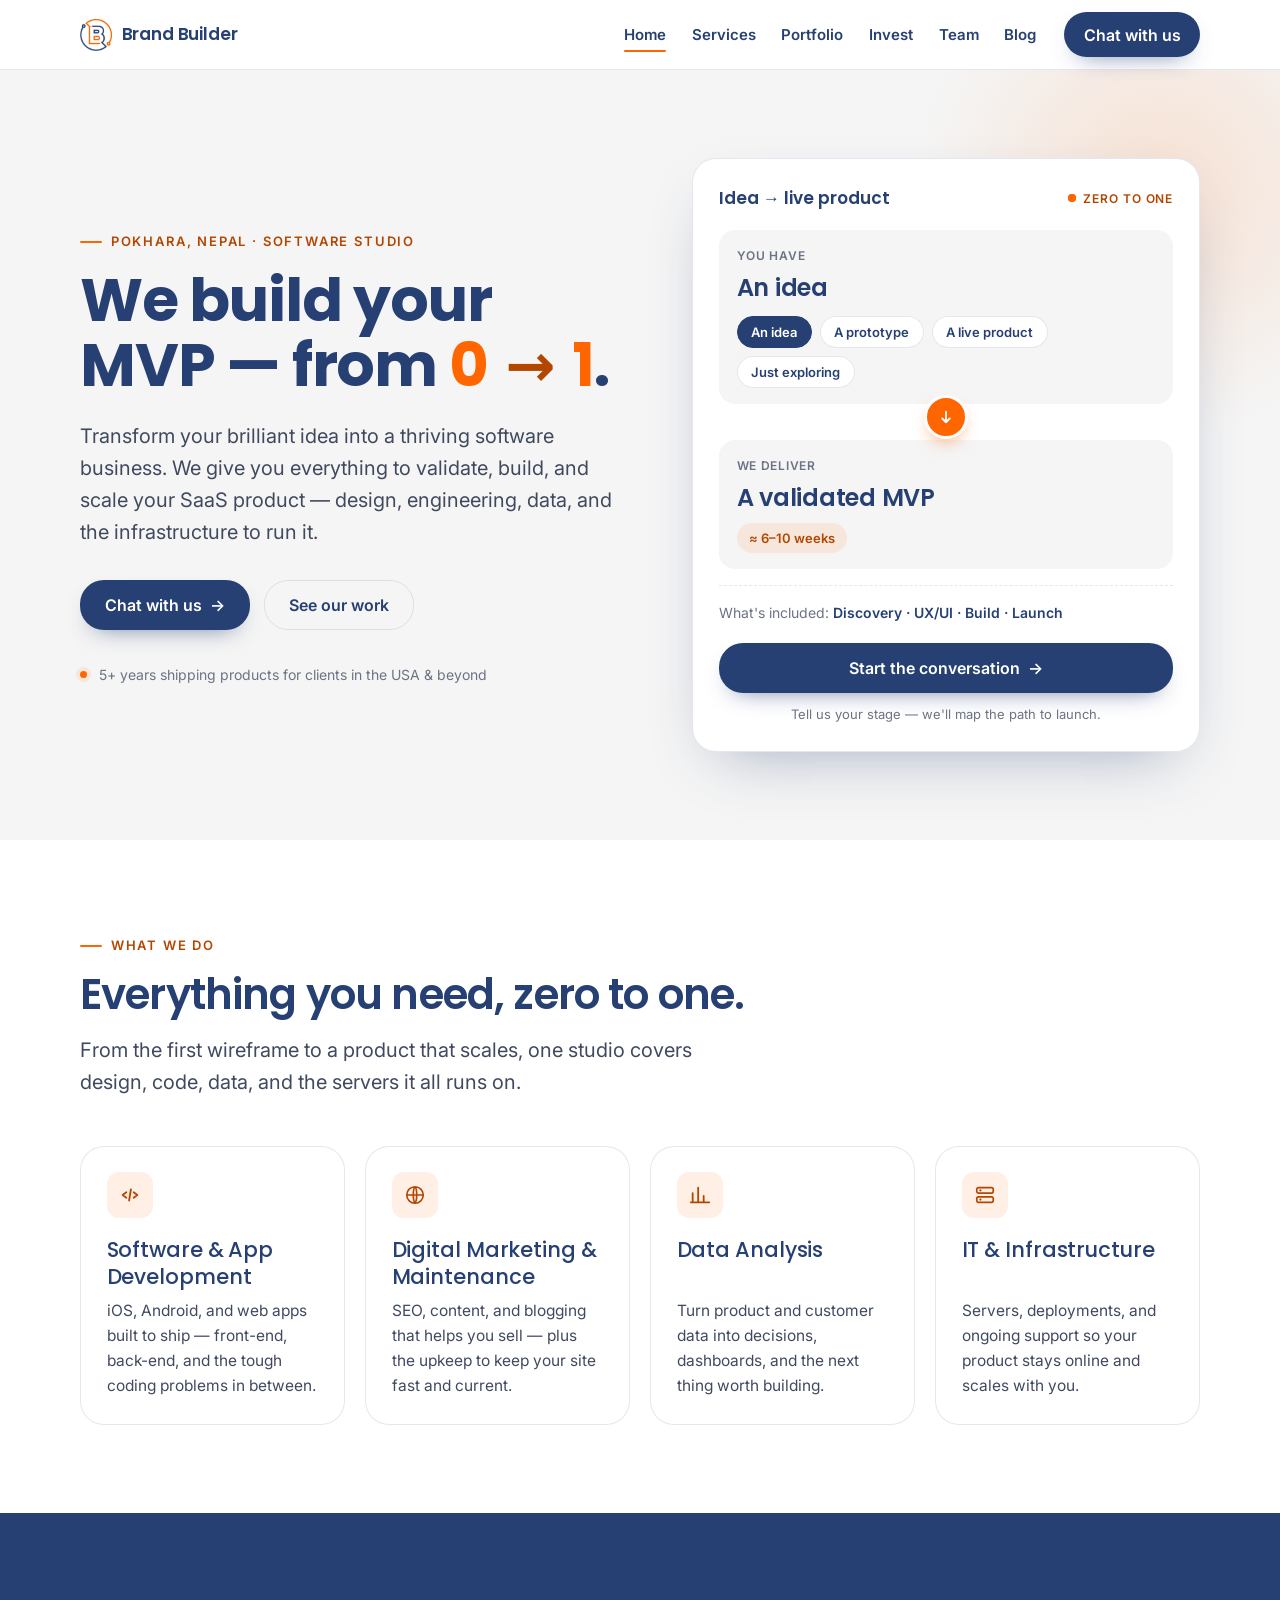
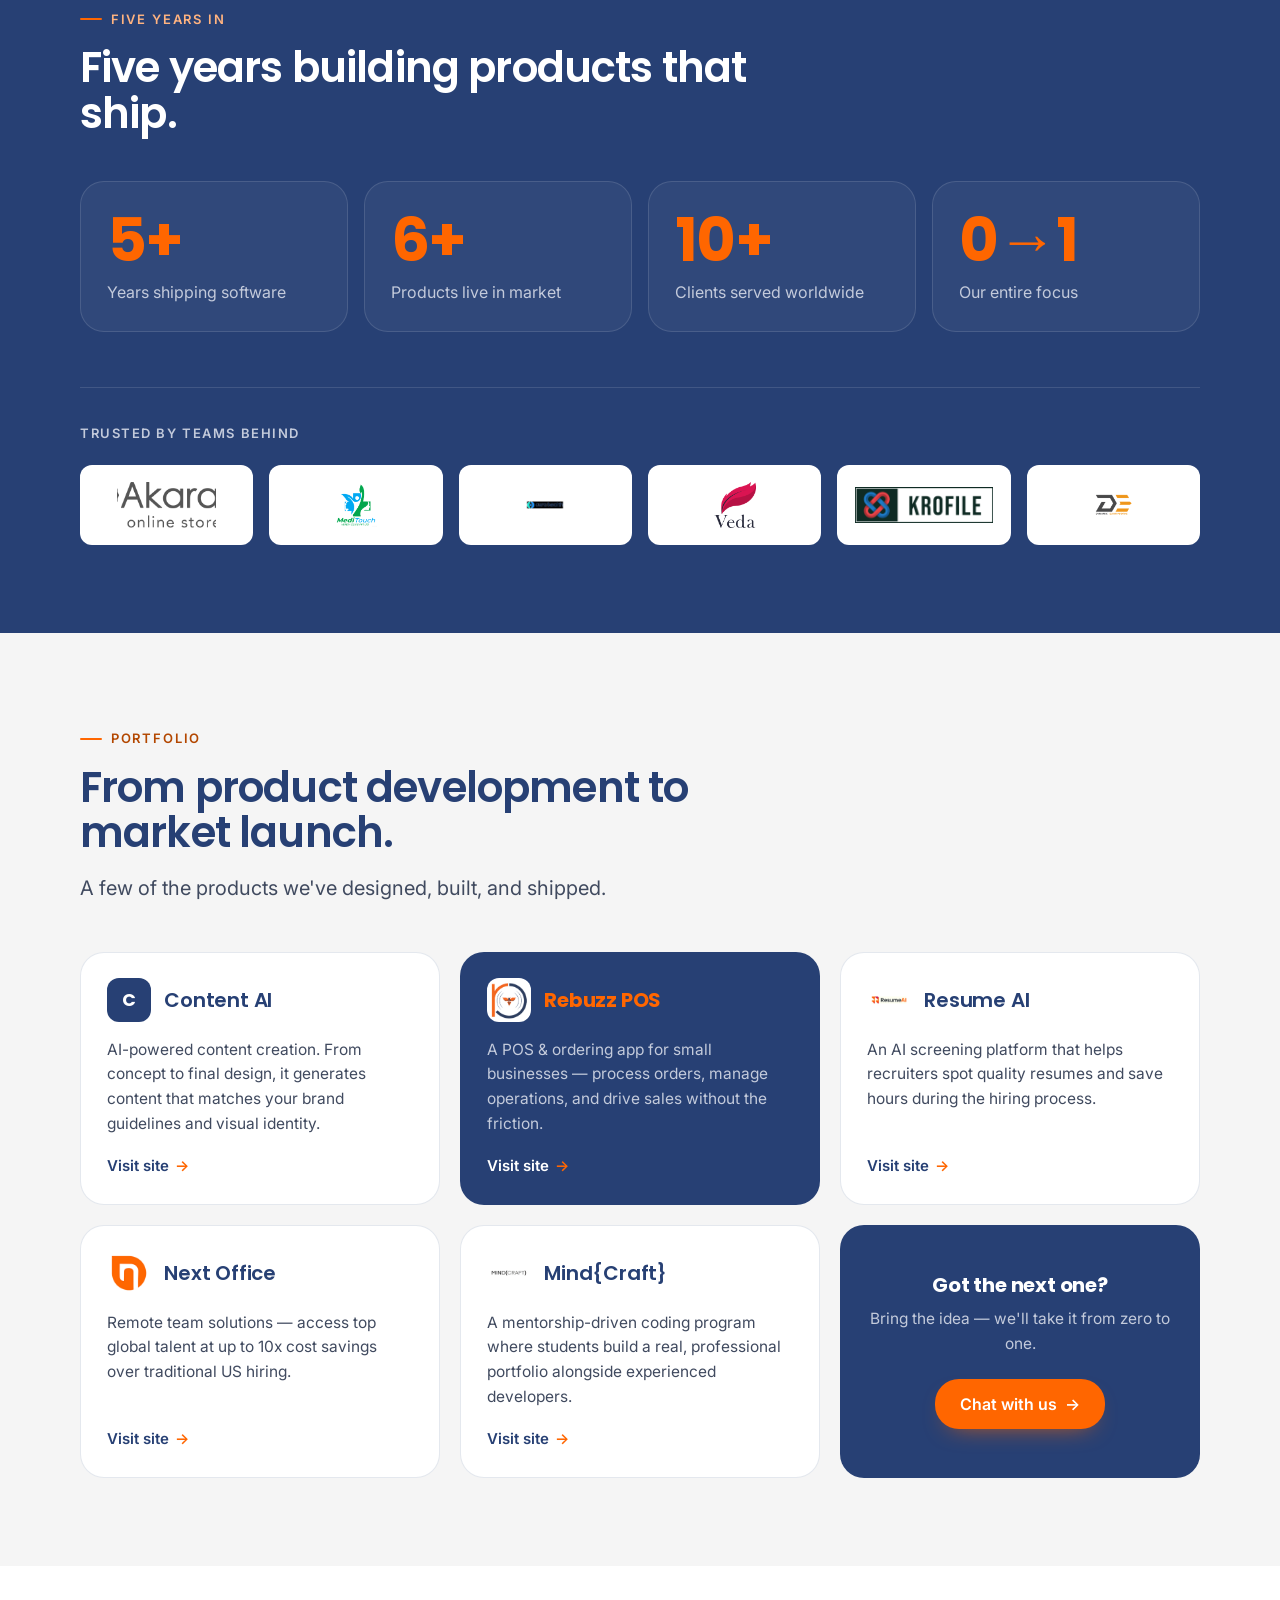
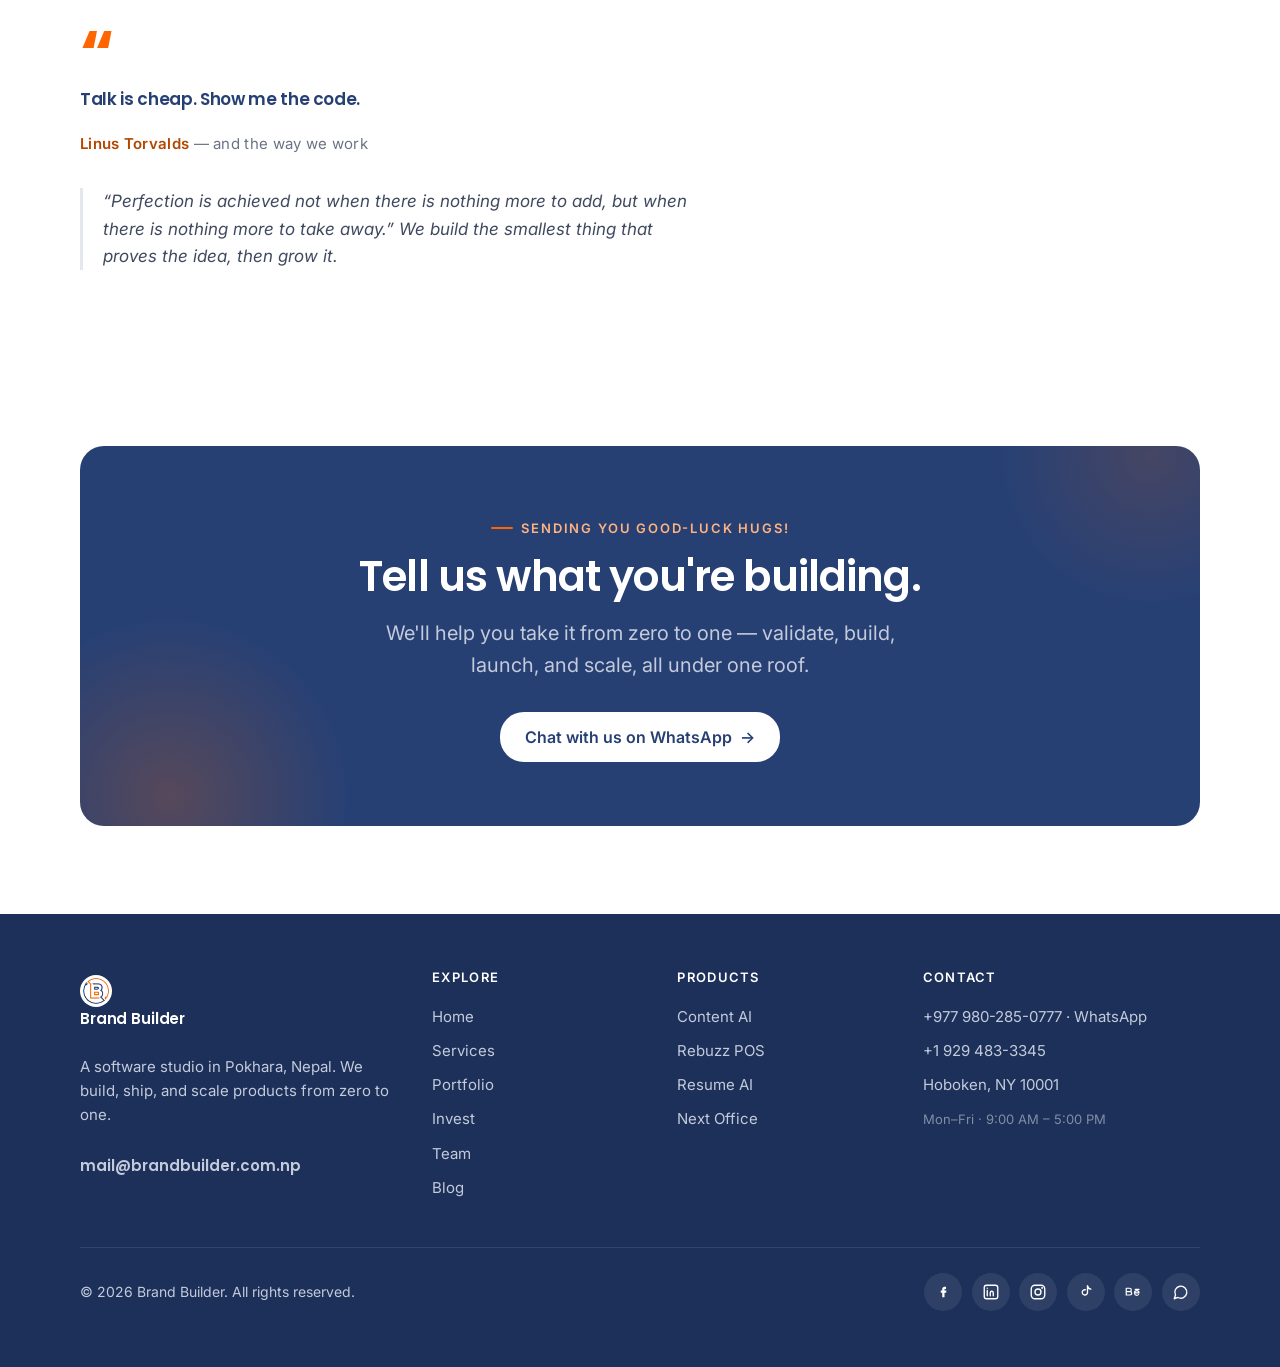
<file: index.html>
<!DOCTYPE html>
<html lang="en">
<head>
<meta charset="UTF-8" />
<meta name="viewport" content="width=device-width, initial-scale=1.0, viewport-fit=cover" />
<title>Brand Builder — We build your MVP, from 0 to 1</title>
<meta name="description" content="Brand Builder is a software studio in Pokhara, Nepal. We help founders validate, build, and scale their SaaS product from zero to one — design, engineering, data, and infrastructure." />
<meta name="theme-color" content="#FF6600" />
<meta property="og:title" content="Brand Builder — We build your MVP, from 0 to 1" />
<meta property="og:description" content="A software studio in Pokhara, Nepal. From product development to market launch." />
<meta property="og:type" content="website" />
<link rel="icon" type="image/png" href="images/favicon.png" />
<link rel="preconnect" href="https://fonts.googleapis.com" />
<link rel="preconnect" href="https://fonts.gstatic.com" crossorigin />
<link href="https://fonts.googleapis.com/css2?family=Poppins:wght@500;600;700&family=Inter:wght@400;500;600&display=swap" rel="stylesheet" />
<link rel="stylesheet" href="css/style.css" />
</head>
<body>
<a class="skip" href="#main">Skip to content</a>

<header class="nav" id="nav">
  <div class="container nav__inner">
    <a class="brand" href="index.html" aria-label="Brand Builder home">
      <img class="brand__logo" src="images/logo.png" alt="" aria-hidden="true" />
      Brand Builder
    </a>
    <nav class="nav__links" aria-label="Primary">
      <a href="index.html" aria-current="page">Home</a>
      <a href="services.html">Services</a>
      <a href="portfolio.html">Portfolio</a>
      <a href="invest.html">Invest</a>
      <a href="team.html">Team</a>
      <a href="blog.html">Blog</a>
    </nav>
    <div class="nav__cta"><a class="btn btn--primary" href="https://wa.me/9779802850777" target="_blank" rel="noopener">Chat with us</a></div>
    <button class="nav__toggle" aria-label="Toggle menu" aria-expanded="false" aria-controls="navPanel">
      <svg width="22" height="22" viewBox="0 0 24 24" fill="none" aria-hidden="true"><path d="M4 7h16M4 12h16M4 17h16" stroke="currentColor" stroke-width="2" stroke-linecap="round"/></svg>
    </button>
  </div>
  <div class="nav__panel" id="navPanel">
    <a href="index.html" aria-current="page">Home</a>
    <a href="services.html">Services</a>
    <a href="portfolio.html">Portfolio</a>
    <a href="invest.html">Invest</a>
    <a href="team.html">Team</a>
    <a href="blog.html">Blog</a>
    <a class="btn btn--primary" href="https://wa.me/9779802850777" target="_blank" rel="noopener">Chat with us</a>
  </div>
</header>

<main id="main">
<!-- Hero -->
<section class="hero band--soft section">
  <div class="container hero__grid">
    <div class="hero__copy">
      <p class="eyebrow">Pokhara, Nepal · Software studio</p>
      <h1>We build your MVP — from <span class="mark">0</span> <span class="arr-big">→</span> <span class="mark">1</span>.</h1>
      <p class="lead">Transform your brilliant idea into a thriving software business. We give you everything to validate, build, and scale your SaaS product — design, engineering, data, and the infrastructure to run it.</p>
      <div class="hero__cta">
        <a class="btn btn--primary" href="https://wa.me/9779802850777" target="_blank" rel="noopener">Chat with us <span class="arr">→</span></a>
        <a class="btn btn--ghost" href="portfolio.html">See our work</a>
      </div>
      <div class="hero__trust"><span class="dot"></span> 5+ years shipping products for clients in the USA &amp; beyond</div>
    </div>

    <div class="conv" role="group" aria-label="Idea to product estimator">
      <div class="conv__head">
        <span class="conv__title">Idea&nbsp;→&nbsp;live product</span>
        <span class="conv__live"><span class="pulse"></span> zero to one</span>
      </div>
      <div class="conv__row">
        <div class="conv__label">You have</div>
        <div class="conv__value" id="convFrom">An idea</div>
        <div class="conv__chips" role="group" aria-label="Where are you starting?">
          <button class="chip" data-stage="0" aria-pressed="true">An idea</button>
          <button class="chip" data-stage="1" aria-pressed="false">A prototype</button>
          <button class="chip" data-stage="2" aria-pressed="false">A live product</button>
          <button class="chip" data-stage="3" aria-pressed="false">Just exploring</button>
        </div>
      </div>
      <div class="conv__swap">
        <button id="convSwap" type="button" aria-label="Next stage">
          <svg width="18" height="18" viewBox="0 0 24 24" fill="none" aria-hidden="true"><path d="M12 5v14M12 19l5-5M12 19l-5-5" stroke="#fff" stroke-width="2.4" stroke-linecap="round" stroke-linejoin="round"/></svg>
        </button>
      </div>
      <div class="conv__row conv__out">
        <div class="conv__label">We deliver</div>
        <div class="conv__value" id="convTo">A validated MVP</div>
        <span class="badge" id="convTime">≈ 6–10 weeks</span>
      </div>
      <p class="conv__steps">What's included: <b id="convSteps">Discovery · UX/UI · Build · Launch</b></p>
      <a class="btn btn--primary" href="https://wa.me/9779802850777" target="_blank" rel="noopener">Start the conversation <span class="arr">→</span></a>
      <p class="conv__note">Tell us your stage — we'll map the path to launch.</p>
    </div>
  </div>
</section>

<!-- Services -->
<section class="section" id="services">
  <div class="container">
    <div class="head-block reveal">
      <p class="eyebrow">What we do</p>
      <h2>Everything you need, zero to one.</h2>
      <p class="lead">From the first wireframe to a product that scales, one studio covers design, code, data, and the servers it all runs on.</p>
    </div>
    <div class="grid grid--4">
      <article class="card reveal">
        <div class="card__icon" aria-hidden="true"><svg width="22" height="22" viewBox="0 0 24 24" fill="none"><path d="M8 9l-4 3 4 3M16 9l4 3-4 3M13 6l-2 12" stroke="currentColor" stroke-width="2" stroke-linecap="round" stroke-linejoin="round"/></svg></div>
        <h3>Software &amp; App Development</h3>
        <p>iOS, Android, and web apps built to ship — front-end, back-end, and the tough coding problems in between.</p>
      </article>
      <article class="card reveal">
        <div class="card__icon" aria-hidden="true"><svg width="22" height="22" viewBox="0 0 24 24" fill="none"><path d="M3 12a9 9 0 1 0 18 0 9 9 0 0 0-18 0zM3 12h18M12 3c2.5 2.5 2.5 15 0 18M12 3c-2.5 2.5-2.5 15 0 18" stroke="currentColor" stroke-width="1.8" stroke-linecap="round" stroke-linejoin="round"/></svg></div>
        <h3>Digital Marketing &amp; Maintenance</h3>
        <p>SEO, content, and blogging that helps you sell — plus the upkeep to keep your site fast and current.</p>
      </article>
      <article class="card reveal">
        <div class="card__icon" aria-hidden="true"><svg width="22" height="22" viewBox="0 0 24 24" fill="none"><path d="M4 20V10M10 20V4M16 20v-7M22 20H2" stroke="currentColor" stroke-width="2" stroke-linecap="round" stroke-linejoin="round"/></svg></div>
        <h3>Data Analysis</h3>
        <p>Turn product and customer data into decisions, dashboards, and the next thing worth building.</p>
      </article>
      <article class="card reveal">
        <div class="card__icon" aria-hidden="true"><svg width="22" height="22" viewBox="0 0 24 24" fill="none"><rect x="3" y="4" width="18" height="6" rx="2" stroke="currentColor" stroke-width="1.8"/><rect x="3" y="14" width="18" height="6" rx="2" stroke="currentColor" stroke-width="1.8"/><path d="M7 7h.01M7 17h.01" stroke="currentColor" stroke-width="2.4" stroke-linecap="round"/></svg></div>
        <h3>IT &amp; Infrastructure</h3>
        <p>Servers, deployments, and ongoing support so your product stays online and scales with you.</p>
      </article>
    </div>
  </div>
</section>

<!-- Stats -->
<section class="band--dark section on-dark">
  <div class="container">
    <div class="head-block reveal" style="margin-bottom:0;">
      <p class="eyebrow">Five years in</p>
      <h2>Five years building products that ship.</h2>
    </div>
    <div class="stats reveal">
      <div class="stat"><div class="stat__num">5+</div><div class="stat__label">Years shipping software</div></div>
      <div class="stat"><div class="stat__num">6+</div><div class="stat__label">Products live in market</div></div>
      <div class="stat"><div class="stat__num">10+</div><div class="stat__label">Clients served worldwide</div></div>
      <div class="stat"><div class="stat__num">0→1</div><div class="stat__label">Our entire focus</div></div>
    </div>
    <div class="trust reveal">
      <div class="trust__label">Trusted by teams behind</div>
      <div class="logos">
        <div class="logo"><img src="images/akaran.png" alt="Akaran" /></div>
        <div class="logo"><img src="images/meditouch.png" alt="MediTouch" /></div>
        <div class="logo"><img src="images/cura-health.png" alt="Cura Health" /></div>
        <div class="logo"><img src="images/veda.png" alt="Veda" /></div>
        <div class="logo"><img src="images/krofile.png" alt="Krofile" /></div>
        <div class="logo"><img src="images/dynamic-earthworks.png" alt="Dynamic Earthworks" /></div>
      </div>
    </div>
  </div>
</section>

<!-- Products -->
<section class="band--soft section" id="products">
  <div class="container">
    <div class="head-block reveal">
      <p class="eyebrow">Portfolio</p>
      <h2>From product development to market launch.</h2>
      <p class="lead">A few of the products we've designed, built, and shipped.</p>
    </div>
    <div class="grid grid--3">
      <article class="card prod reveal">
        <div class="prod__top"><span class="prod__logo">C</span><h3>Content AI</h3></div>
        <p>AI-powered content creation. From concept to final design, it generates content that matches your brand guidelines and visual identity.</p>
        <a class="prod__link" href="https://rebuzzai.com/" target="_blank" rel="noopener">Visit site <span class="arr">→</span></a>
      </article>
      <article class="card card--dark prod reveal">
        <div class="prod__top"><span class="prod__logo"><img src="images/rebuzz.png" alt="Rebuzz POS" /></span><h3>Rebuzz POS</h3></div>
        <p>A POS &amp; ordering app for small businesses — process orders, manage operations, and drive sales without the friction.</p>
        <a class="prod__link" href="https://rebuzzpos.com/" target="_blank" rel="noopener">Visit site <span class="arr">→</span></a>
      </article>
      <article class="card prod reveal">
        <div class="prod__top"><span class="prod__logo"><img src="images/cvai.png" alt="Resume AI" /></span><h3>Resume AI</h3></div>
        <p>An AI screening platform that helps recruiters spot quality resumes and save hours during the hiring process.</p>
        <a class="prod__link" href="https://cvai.dev/" target="_blank" rel="noopener">Visit site <span class="arr">→</span></a>
      </article>
      <article class="card prod reveal">
        <div class="prod__top"><span class="prod__logo"><img src="images/next-office.png" alt="Next Office" /></span><h3>Next Office</h3></div>
        <p>Remote team solutions — access top global talent at up to 10x cost savings over traditional US hiring.</p>
        <a class="prod__link" href="https://nextoffice.dev/" target="_blank" rel="noopener">Visit site <span class="arr">→</span></a>
      </article>
      <article class="card prod reveal">
        <div class="prod__top"><span class="prod__logo"><img src="images/mindcraft.png" alt="Mind{Craft}" /></span><h3>Mind&#123;Craft&#125;</h3></div>
        <p>A mentorship-driven coding program where students build a real, professional portfolio alongside experienced developers.</p>
        <a class="prod__link" href="https://axon.com.np/" target="_blank" rel="noopener">Visit site <span class="arr">→</span></a>
      </article>
      <article class="card card--dark card--cta prod reveal">
        <div>
          <h3>Got the next one?</h3>
          <p>Bring the idea — we'll take it from zero to one.</p>
          <a class="btn btn--accent" href="https://wa.me/9779802850777" target="_blank" rel="noopener">Chat with us <span class="arr">→</span></a>
        </div>
      </article>
    </div>
  </div>
</section>

<!-- Ethos -->
<section class="section">
  <div class="container">
    <div class="quote reveal">
      <span class="quote__mark" aria-hidden="true">&ldquo;</span>
      <blockquote>Talk is cheap. Show me the code.</blockquote>
      <cite>Linus Torvalds <span>— and the way we work</span></cite>
      <p class="quote__sub">&ldquo;Perfection is achieved not when there is nothing more to add, but when there is nothing more to take away.&rdquo; We build the smallest thing that proves the idea, then grow it.</p>
    </div>
  </div>
</section>

<!-- Final CTA -->
<section class="section" id="contact">
  <div class="container">
    <div class="cta-card reveal">
      <p class="eyebrow on-dark" style="justify-content:center;">Sending you good-luck hugs!</p>
      <h2>Tell us what you're building.</h2>
      <p class="lead">We'll help you take it from zero to one — validate, build, launch, and scale, all under one roof.</p>
      <a class="btn btn--light" href="https://wa.me/9779802850777" target="_blank" rel="noopener">Chat with us on WhatsApp <span class="arr">→</span></a>
    </div>
  </div>
</section>
</main>

<footer class="footer">
  <div class="container">
    <div class="footer__top">
      <div class="footer__brand footer__col">
        <a class="brand" href="index.html"><img class="brand__logo brand__logo--footer" src="images/logo.png" alt="" aria-hidden="true" /> Brand Builder</a>
        <p>A software studio in Pokhara, Nepal. We build, ship, and scale products from zero to one.</p>
        <a class="footer__mail" href="mailto:mail@brandbuilder.com.np">mail@brandbuilder.com.np</a>
      </div>
      <div class="footer__col">
        <h4>Explore</h4>
        <a href="index.html">Home</a><a href="services.html">Services</a><a href="portfolio.html">Portfolio</a><a href="invest.html">Invest</a><a href="team.html">Team</a><a href="blog.html">Blog</a>
      </div>
      <div class="footer__col">
        <h4>Products</h4>
        <a href="https://rebuzzai.com/" target="_blank" rel="noopener">Content AI</a>
        <a href="https://rebuzzpos.com/" target="_blank" rel="noopener">Rebuzz POS</a>
        <a href="https://cvai.dev/" target="_blank" rel="noopener">Resume AI</a>
        <a href="https://nextoffice.dev/" target="_blank" rel="noopener">Next Office</a>
      </div>
      <div class="footer__col">
        <h4>Contact</h4>
        <a href="https://wa.me/9779802850777" target="_blank" rel="noopener">+977 980-285-0777 · WhatsApp</a>
        <a href="tel:+19294833345">+1 929 483-3345</a>
        <p>Hoboken, NY 10001</p>
        <p><small>Mon–Fri · 9:00 AM – 5:00 PM</small></p>
      </div>
    </div>
    <div class="footer__bottom">
      <span>© <span data-year></span> Brand Builder. All rights reserved.</span>
      <div class="footer__social">
        <a href="https://www.facebook.com/brandbuildernepal" target="_blank" rel="noopener" aria-label="Facebook"><svg width="18" height="18" viewBox="0 0 24 24" fill="none"><path d="M14 8h2V5h-2c-1.7 0-3 1.3-3 3v2H9v3h2v6h3v-6h2.2l.3-3H14v-1.5c0-.3.2-.5.5-.5z" fill="currentColor"/></svg></a>
        <a href="https://www.linkedin.com/company/brand-builder-nepal/" target="_blank" rel="noopener" aria-label="LinkedIn"><svg width="18" height="18" viewBox="0 0 24 24" fill="none"><rect x="3" y="3" width="18" height="18" rx="3" stroke="currentColor" stroke-width="1.8"/><path d="M7 10v7M7 7v.01M11 17v-4a2 2 0 0 1 4 0v4" stroke="currentColor" stroke-width="1.8" stroke-linecap="round" stroke-linejoin="round"/></svg></a>
        <a href="https://www.instagram.com/brandbuilder.nepal/" target="_blank" rel="noopener" aria-label="Instagram"><svg width="18" height="18" viewBox="0 0 24 24" fill="none"><rect x="3" y="3" width="18" height="18" rx="5" stroke="currentColor" stroke-width="1.8"/><circle cx="12" cy="12" r="4" stroke="currentColor" stroke-width="1.8"/><circle cx="17.5" cy="6.5" r="1.3" fill="currentColor"/></svg></a>
        <a href="https://www.tiktok.com/@bb.vibes0" target="_blank" rel="noopener" aria-label="TikTok"><svg width="18" height="18" viewBox="0 0 24 24" fill="none"><path d="M14 4v8.5a3.5 3.5 0 1 1-3-3.46" stroke="currentColor" stroke-width="1.8" stroke-linecap="round" stroke-linejoin="round"/><path d="M14 4c.5 2.5 2 4 4.5 4.2" stroke="currentColor" stroke-width="1.8" stroke-linecap="round" stroke-linejoin="round"/></svg></a>
        <a href="https://www.behance.net/brandbuilder2021" target="_blank" rel="noopener" aria-label="Behance"><svg width="18" height="18" viewBox="0 0 24 24" fill="none"><path d="M3 7h4.5a2.2 2.2 0 0 1 0 4.4H3zM3 11.4h5a2.3 2.3 0 0 1 0 4.6H3zM15 8.5h5M14 14c.3 1.6 1.5 2.4 3 2.4 1.1 0 1.9-.4 2.4-1.1M14 13.2a3 3 0 1 1 6 0z" stroke="currentColor" stroke-width="1.6" stroke-linecap="round" stroke-linejoin="round"/></svg></a>
        <a href="https://wa.me/9779802850777" target="_blank" rel="noopener" aria-label="WhatsApp"><svg width="18" height="18" viewBox="0 0 24 24" fill="none"><path d="M3 21l1.7-5A8 8 0 1 1 8 19.3L3 21z" stroke="currentColor" stroke-width="1.8" stroke-linejoin="round"/></svg></a>
      </div>
    </div>
  </div>
</footer>

<script src="js/utils.js" defer></script>
<script src="js/main.js" defer></script>
</body>
</html>
</file>
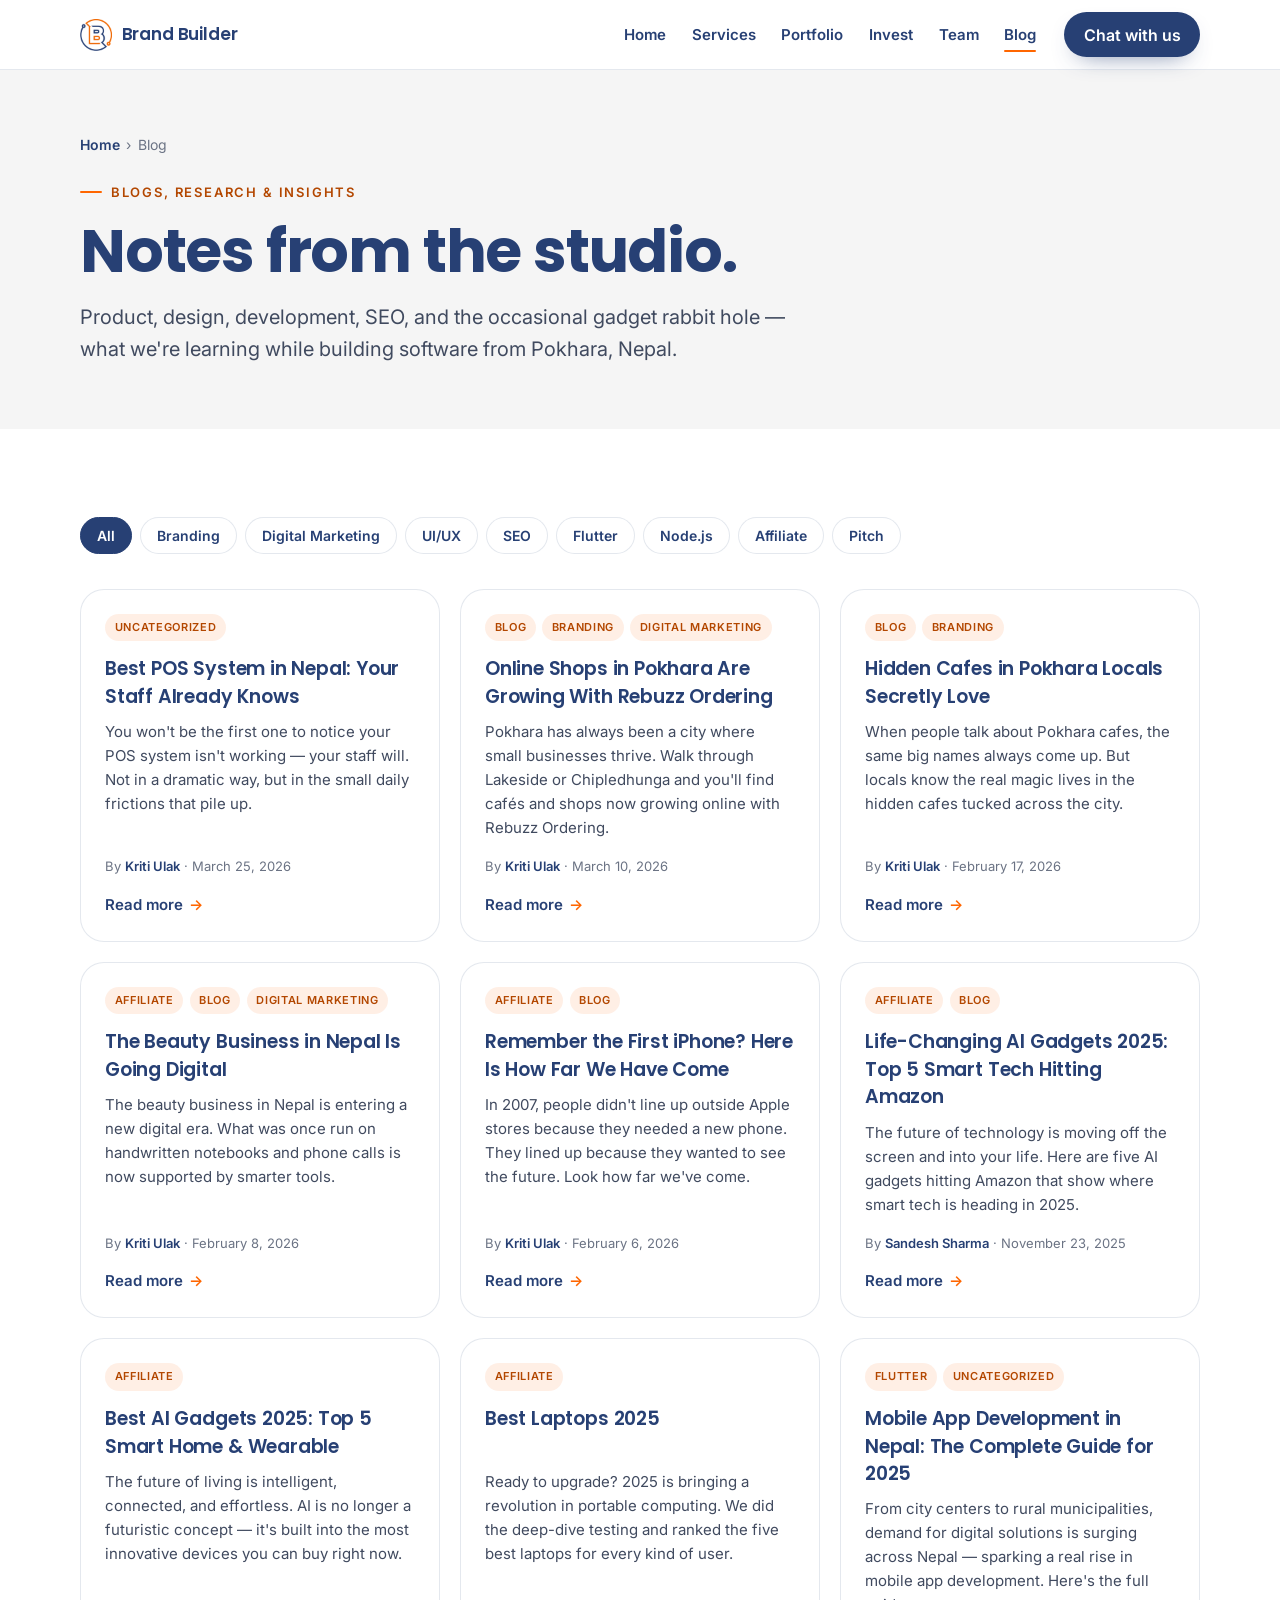
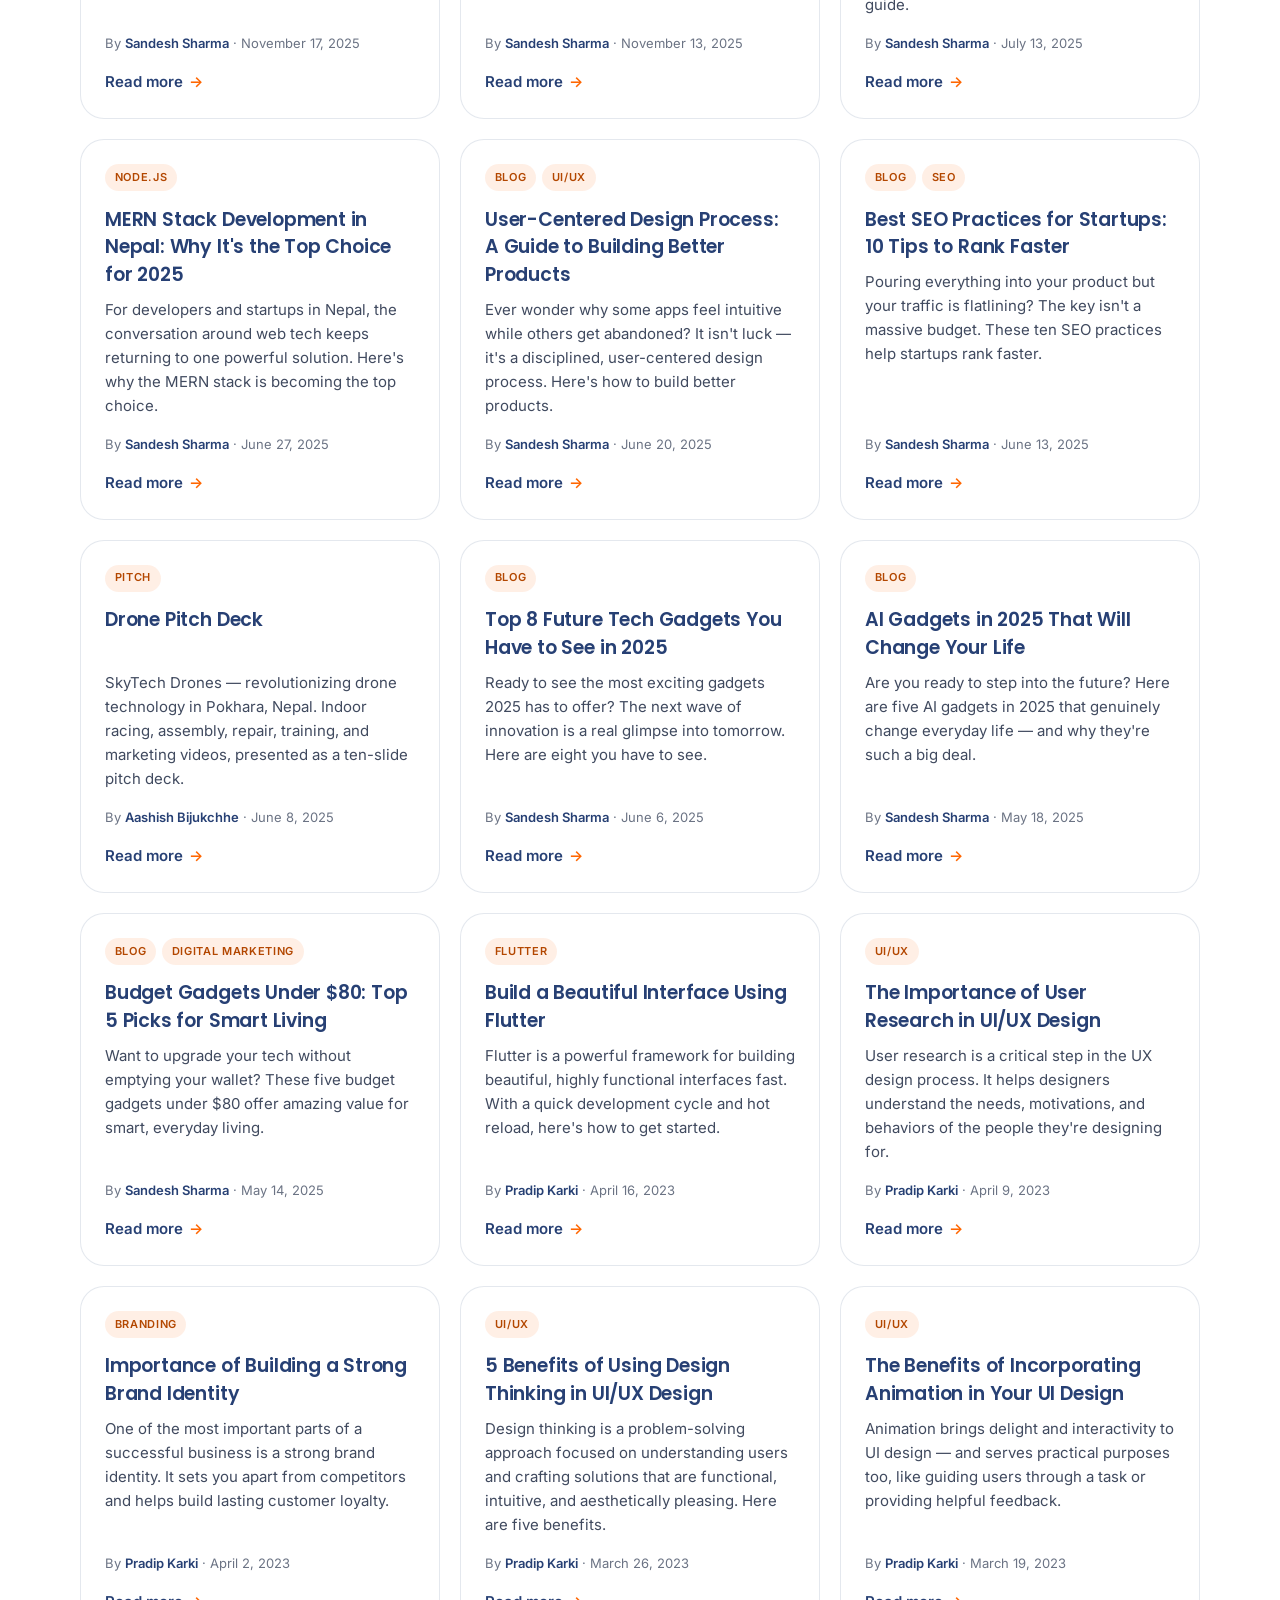
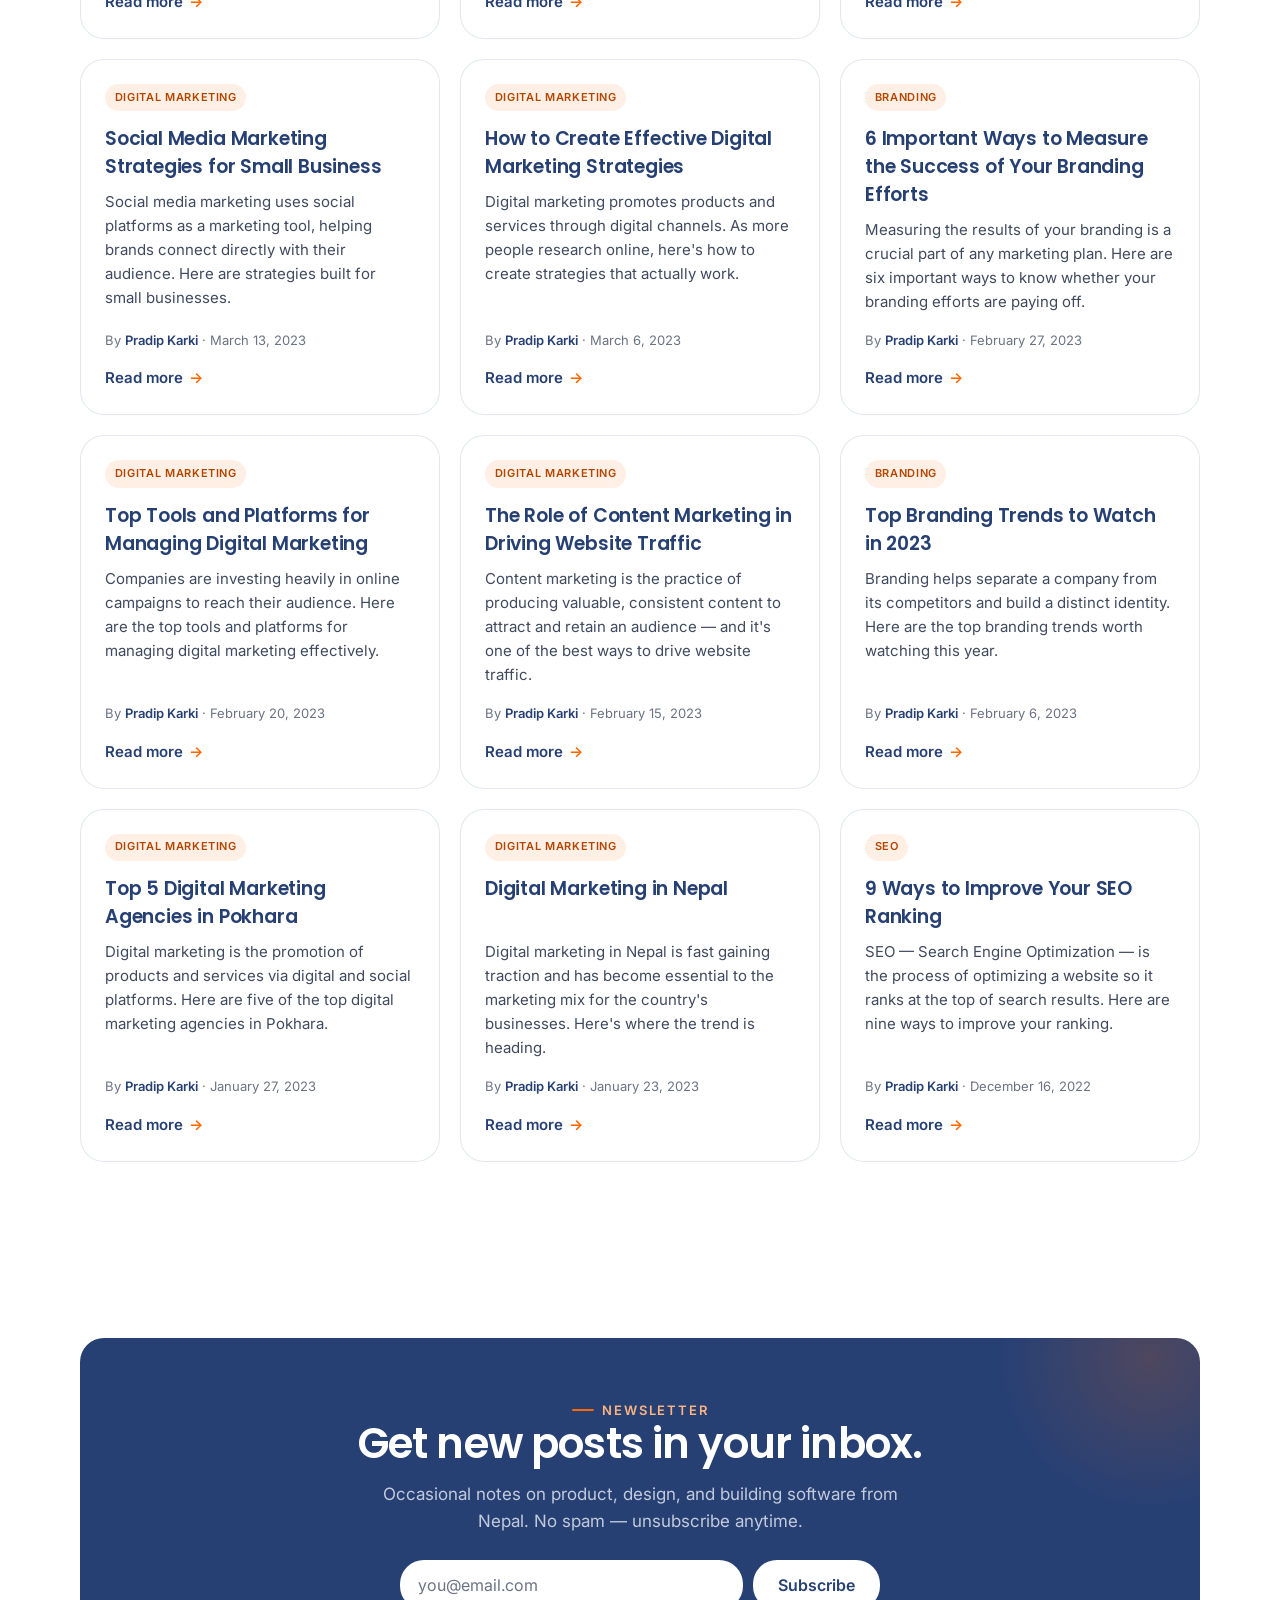
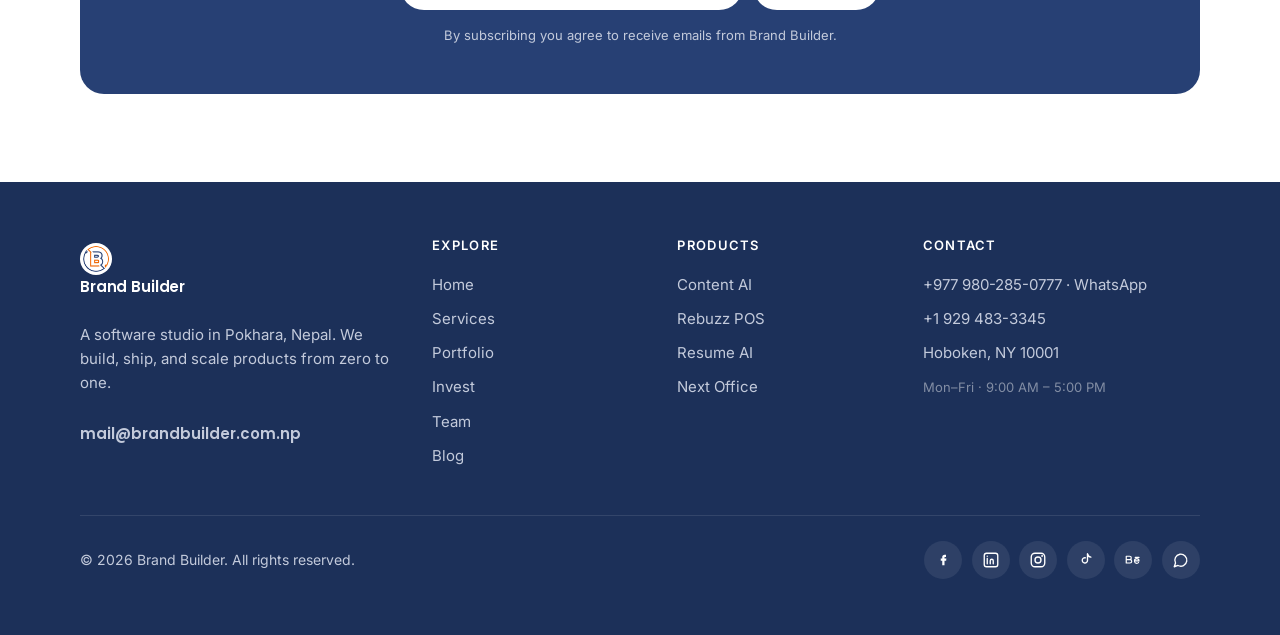
<file: blog.html>
<!DOCTYPE html>
<html lang="en">
<head>
<meta charset="UTF-8" />
<meta name="viewport" content="width=device-width, initial-scale=1.0, viewport-fit=cover" />
<title>Blog — Brand Builder</title>
<meta name="description" content="Blogs, research, and insights from Brand Builder — notes on product, design, development, SEO, and building software from Pokhara, Nepal." />
<meta name="theme-color" content="#FF6600" />
<link rel="icon" type="image/png" href="images/favicon.png" />
<link rel="preconnect" href="https://fonts.googleapis.com" />
<link rel="preconnect" href="https://fonts.gstatic.com" crossorigin />
<link href="https://fonts.googleapis.com/css2?family=Poppins:wght@500;600;700&family=Inter:wght@400;500;600&display=swap" rel="stylesheet" />
<link rel="stylesheet" href="css/style.css" />
</head>
<body>
<a class="skip" href="#main">Skip to content</a>

<header class="nav" id="nav">
  <div class="container nav__inner">
    <a class="brand" href="index.html" aria-label="Brand Builder home">
      <img class="brand__logo" src="images/logo.png" alt="" aria-hidden="true" />
      Brand Builder
    </a>
    <nav class="nav__links" aria-label="Primary">
      <a href="index.html">Home</a>
      <a href="services.html">Services</a>
      <a href="portfolio.html">Portfolio</a>
      <a href="invest.html">Invest</a>
      <a href="team.html">Team</a>
      <a href="blog.html" aria-current="page">Blog</a>
    </nav>
    <div class="nav__cta"><a class="btn btn--primary" href="https://wa.me/9779802850777" target="_blank" rel="noopener">Chat with us</a></div>
    <button class="nav__toggle" aria-label="Toggle menu" aria-expanded="false" aria-controls="navPanel">
      <svg width="22" height="22" viewBox="0 0 24 24" fill="none" aria-hidden="true"><path d="M4 7h16M4 12h16M4 17h16" stroke="currentColor" stroke-width="2" stroke-linecap="round"/></svg>
    </button>
  </div>
  <div class="nav__panel" id="navPanel">
    <a href="index.html">Home</a>
    <a href="services.html">Services</a>
    <a href="portfolio.html">Portfolio</a>
    <a href="invest.html">Invest</a>
    <a href="team.html">Team</a>
    <a href="blog.html" aria-current="page">Blog</a>
    <a class="btn btn--primary" href="https://wa.me/9779802850777" target="_blank" rel="noopener">Chat with us</a>
  </div>
</header>

<main id="main">
<section class="page-header">
  <div class="container">
    <nav class="breadcrumb" aria-label="Breadcrumb"><a href="index.html">Home</a><span>›</span>Blog</nav>
    <p class="eyebrow">Blogs, research &amp; insights</p>
    <h1>Notes from the studio.</h1>
    <p class="lead">Product, design, development, SEO, and the occasional gadget rabbit hole — what we're learning while building software from Pokhara, Nepal.</p>
  </div>
</section>

<section class="section">
  <div class="container">
    <div class="filter" role="group" aria-label="Filter posts by category">
      <button data-cat="all" aria-pressed="true">All</button>
      <button data-cat="branding" aria-pressed="false">Branding</button>
      <button data-cat="digital-marketing" aria-pressed="false">Digital Marketing</button>
      <button data-cat="ui-ux" aria-pressed="false">UI/UX</button>
      <button data-cat="seo" aria-pressed="false">SEO</button>
      <button data-cat="flutter" aria-pressed="false">Flutter</button>
      <button data-cat="node-js" aria-pressed="false">Node.js</button>
      <button data-cat="affiliate" aria-pressed="false">Affiliate</button>
      <button data-cat="pitch" aria-pressed="false">Pitch</button>
    </div>

    <div class="posts">

      <article class="post reveal" data-cats="uncategorized">
        <div class="post__tags"><span class="post__tag">Uncategorized</span></div>
        <h3><a href="https://brandbuilder.com.np/best-pos-system-in-nepal/" target="_blank" rel="noopener">Best POS System in Nepal: Your Staff Already Knows</a></h3>
        <p class="post__excerpt">You won't be the first one to notice your POS system isn't working — your staff will. Not in a dramatic way, but in the small daily frictions that pile up.</p>
        <p class="post__meta">By <b>Kriti Ulak</b> · March 25, 2026</p>
        <a class="post__more" href="https://brandbuilder.com.np/best-pos-system-in-nepal/" target="_blank" rel="noopener">Read more <span class="arr">→</span></a>
      </article>

      <article class="post reveal" data-cats="blog branding digital-marketing">
        <div class="post__tags"><span class="post__tag">Blog</span><span class="post__tag">Branding</span><span class="post__tag">Digital Marketing</span></div>
        <h3><a href="https://brandbuilder.com.np/online-shops-pokhara-rebuzz-ordering/" target="_blank" rel="noopener">Online Shops in Pokhara Are Growing With Rebuzz Ordering</a></h3>
        <p class="post__excerpt">Pokhara has always been a city where small businesses thrive. Walk through Lakeside or Chipledhunga and you'll find cafés and shops now growing online with Rebuzz Ordering.</p>
        <p class="post__meta">By <b>Kriti Ulak</b> · March 10, 2026</p>
        <a class="post__more" href="https://brandbuilder.com.np/online-shops-pokhara-rebuzz-ordering/" target="_blank" rel="noopener">Read more <span class="arr">→</span></a>
      </article>

      <article class="post reveal" data-cats="blog branding">
        <div class="post__tags"><span class="post__tag">Blog</span><span class="post__tag">Branding</span></div>
        <h3><a href="https://brandbuilder.com.np/hidden-cafes-in-pokhara-locals-secretly-love/" target="_blank" rel="noopener">Hidden Cafes in Pokhara Locals Secretly Love</a></h3>
        <p class="post__excerpt">When people talk about Pokhara cafes, the same big names always come up. But locals know the real magic lives in the hidden cafes tucked across the city.</p>
        <p class="post__meta">By <b>Kriti Ulak</b> · February 17, 2026</p>
        <a class="post__more" href="https://brandbuilder.com.np/hidden-cafes-in-pokhara-locals-secretly-love/" target="_blank" rel="noopener">Read more <span class="arr">→</span></a>
      </article>

      <article class="post reveal" data-cats="affiliate blog digital-marketing">
        <div class="post__tags"><span class="post__tag">Affiliate</span><span class="post__tag">Blog</span><span class="post__tag">Digital Marketing</span></div>
        <h3><a href="https://brandbuilder.com.np/beauty-business-in-nepal/" target="_blank" rel="noopener">The Beauty Business in Nepal Is Going Digital</a></h3>
        <p class="post__excerpt">The beauty business in Nepal is entering a new digital era. What was once run on handwritten notebooks and phone calls is now supported by smarter tools.</p>
        <p class="post__meta">By <b>Kriti Ulak</b> · February 8, 2026</p>
        <a class="post__more" href="https://brandbuilder.com.np/beauty-business-in-nepal/" target="_blank" rel="noopener">Read more <span class="arr">→</span></a>
      </article>

      <article class="post reveal" data-cats="affiliate blog">
        <div class="post__tags"><span class="post__tag">Affiliate</span><span class="post__tag">Blog</span></div>
        <h3><a href="https://brandbuilder.com.np/remember-the-first-iphone-here-is-how-far-we-have-come/" target="_blank" rel="noopener">Remember the First iPhone? Here Is How Far We Have Come</a></h3>
        <p class="post__excerpt">In 2007, people didn't line up outside Apple stores because they needed a new phone. They lined up because they wanted to see the future. Look how far we've come.</p>
        <p class="post__meta">By <b>Kriti Ulak</b> · February 6, 2026</p>
        <a class="post__more" href="https://brandbuilder.com.np/remember-the-first-iphone-here-is-how-far-we-have-come/" target="_blank" rel="noopener">Read more <span class="arr">→</span></a>
      </article>

      <article class="post reveal" data-cats="affiliate blog">
        <div class="post__tags"><span class="post__tag">Affiliate</span><span class="post__tag">Blog</span></div>
        <h3><a href="https://brandbuilder.com.np/top-5-life-changing-ai-gadgets-2025-amazon/" target="_blank" rel="noopener">Life-Changing AI Gadgets 2025: Top 5 Smart Tech Hitting Amazon</a></h3>
        <p class="post__excerpt">The future of technology is moving off the screen and into your life. Here are five AI gadgets hitting Amazon that show where smart tech is heading in 2025.</p>
        <p class="post__meta">By <b>Sandesh Sharma</b> · November 23, 2025</p>
        <a class="post__more" href="https://brandbuilder.com.np/top-5-life-changing-ai-gadgets-2025-amazon/" target="_blank" rel="noopener">Read more <span class="arr">→</span></a>
      </article>

      <article class="post reveal" data-cats="affiliate">
        <div class="post__tags"><span class="post__tag">Affiliate</span></div>
        <h3><a href="https://brandbuilder.com.np/best-ai-gadgets/" target="_blank" rel="noopener">Best AI Gadgets 2025: Top 5 Smart Home &amp; Wearable</a></h3>
        <p class="post__excerpt">The future of living is intelligent, connected, and effortless. AI is no longer a futuristic concept — it's built into the most innovative devices you can buy right now.</p>
        <p class="post__meta">By <b>Sandesh Sharma</b> · November 17, 2025</p>
        <a class="post__more" href="https://brandbuilder.com.np/best-ai-gadgets/" target="_blank" rel="noopener">Read more <span class="arr">→</span></a>
      </article>

      <article class="post reveal" data-cats="affiliate">
        <div class="post__tags"><span class="post__tag">Affiliate</span></div>
        <h3><a href="https://brandbuilder.com.np/best-laptops-2025/" target="_blank" rel="noopener">Best Laptops 2025</a></h3>
        <p class="post__excerpt">Ready to upgrade? 2025 is bringing a revolution in portable computing. We did the deep-dive testing and ranked the five best laptops for every kind of user.</p>
        <p class="post__meta">By <b>Sandesh Sharma</b> · November 13, 2025</p>
        <a class="post__more" href="https://brandbuilder.com.np/best-laptops-2025/" target="_blank" rel="noopener">Read more <span class="arr">→</span></a>
      </article>

      <article class="post reveal" data-cats="flutter uncategorized">
        <div class="post__tags"><span class="post__tag">Flutter</span><span class="post__tag">Uncategorized</span></div>
        <h3><a href="https://brandbuilder.com.np/mobile-app-development-in-nepal-the-complete-guide-for-2025/" target="_blank" rel="noopener">Mobile App Development in Nepal: The Complete Guide for 2025</a></h3>
        <p class="post__excerpt">From city centers to rural municipalities, demand for digital solutions is surging across Nepal — sparking a real rise in mobile app development. Here's the full guide.</p>
        <p class="post__meta">By <b>Sandesh Sharma</b> · July 13, 2025</p>
        <a class="post__more" href="https://brandbuilder.com.np/mobile-app-development-in-nepal-the-complete-guide-for-2025/" target="_blank" rel="noopener">Read more <span class="arr">→</span></a>
      </article>

      <article class="post reveal" data-cats="node-js">
        <div class="post__tags"><span class="post__tag">Node.js</span></div>
        <h3><a href="https://brandbuilder.com.np/mern-stack-development-nepal/" target="_blank" rel="noopener">MERN Stack Development in Nepal: Why It's the Top Choice for 2025</a></h3>
        <p class="post__excerpt">For developers and startups in Nepal, the conversation around web tech keeps returning to one powerful solution. Here's why the MERN stack is becoming the top choice.</p>
        <p class="post__meta">By <b>Sandesh Sharma</b> · June 27, 2025</p>
        <a class="post__more" href="https://brandbuilder.com.np/mern-stack-development-nepal/" target="_blank" rel="noopener">Read more <span class="arr">→</span></a>
      </article>

      <article class="post reveal" data-cats="blog ui-ux">
        <div class="post__tags"><span class="post__tag">Blog</span><span class="post__tag">UI/UX</span></div>
        <h3><a href="https://brandbuilder.com.np/user-centered-design-process-guide/" target="_blank" rel="noopener">User-Centered Design Process: A Guide to Building Better Products</a></h3>
        <p class="post__excerpt">Ever wonder why some apps feel intuitive while others get abandoned? It isn't luck — it's a disciplined, user-centered design process. Here's how to build better products.</p>
        <p class="post__meta">By <b>Sandesh Sharma</b> · June 20, 2025</p>
        <a class="post__more" href="https://brandbuilder.com.np/user-centered-design-process-guide/" target="_blank" rel="noopener">Read more <span class="arr">→</span></a>
      </article>

      <article class="post reveal" data-cats="blog seo">
        <div class="post__tags"><span class="post__tag">Blog</span><span class="post__tag">SEO</span></div>
        <h3><a href="https://brandbuilder.com.np/best-seo-practices-for-startups/" target="_blank" rel="noopener">Best SEO Practices for Startups: 10 Tips to Rank Faster</a></h3>
        <p class="post__excerpt">Pouring everything into your product but your traffic is flatlining? The key isn't a massive budget. These ten SEO practices help startups rank faster.</p>
        <p class="post__meta">By <b>Sandesh Sharma</b> · June 13, 2025</p>
        <a class="post__more" href="https://brandbuilder.com.np/best-seo-practices-for-startups/" target="_blank" rel="noopener">Read more <span class="arr">→</span></a>
      </article>

      <article class="post reveal" data-cats="pitch">
        <div class="post__tags"><span class="post__tag">Pitch</span></div>
        <h3><a href="https://brandbuilder.com.np/drone-pitch-deck/" target="_blank" rel="noopener">Drone Pitch Deck</a></h3>
        <p class="post__excerpt">SkyTech Drones — revolutionizing drone technology in Pokhara, Nepal. Indoor racing, assembly, repair, training, and marketing videos, presented as a ten-slide pitch deck.</p>
        <p class="post__meta">By <b>Aashish Bijukchhe</b> · June 8, 2025</p>
        <a class="post__more" href="https://brandbuilder.com.np/drone-pitch-deck/" target="_blank" rel="noopener">Read more <span class="arr">→</span></a>
      </article>

      <article class="post reveal" data-cats="blog">
        <div class="post__tags"><span class="post__tag">Blog</span></div>
        <h3><a href="https://brandbuilder.com.np/future-tech-gadgets-2025/" target="_blank" rel="noopener">Top 8 Future Tech Gadgets You Have to See in 2025</a></h3>
        <p class="post__excerpt">Ready to see the most exciting gadgets 2025 has to offer? The next wave of innovation is a real glimpse into tomorrow. Here are eight you have to see.</p>
        <p class="post__meta">By <b>Sandesh Sharma</b> · June 6, 2025</p>
        <a class="post__more" href="https://brandbuilder.com.np/future-tech-gadgets-2025/" target="_blank" rel="noopener">Read more <span class="arr">→</span></a>
      </article>

      <article class="post reveal" data-cats="blog">
        <div class="post__tags"><span class="post__tag">Blog</span></div>
        <h3><a href="https://brandbuilder.com.np/top-5-ai-gadgets-that-will-change-your-life-in-2025/" target="_blank" rel="noopener">AI Gadgets in 2025 That Will Change Your Life</a></h3>
        <p class="post__excerpt">Are you ready to step into the future? Here are five AI gadgets in 2025 that genuinely change everyday life — and why they're such a big deal.</p>
        <p class="post__meta">By <b>Sandesh Sharma</b> · May 18, 2025</p>
        <a class="post__more" href="https://brandbuilder.com.np/top-5-ai-gadgets-that-will-change-your-life-in-2025/" target="_blank" rel="noopener">Read more <span class="arr">→</span></a>
      </article>

      <article class="post reveal" data-cats="blog digital-marketing">
        <div class="post__tags"><span class="post__tag">Blog</span><span class="post__tag">Digital Marketing</span></div>
        <h3><a href="https://brandbuilder.com.np/top-5-gadgets-under-80/" target="_blank" rel="noopener">Budget Gadgets Under $80: Top 5 Picks for Smart Living</a></h3>
        <p class="post__excerpt">Want to upgrade your tech without emptying your wallet? These five budget gadgets under $80 offer amazing value for smart, everyday living.</p>
        <p class="post__meta">By <b>Sandesh Sharma</b> · May 14, 2025</p>
        <a class="post__more" href="https://brandbuilder.com.np/top-5-gadgets-under-80/" target="_blank" rel="noopener">Read more <span class="arr">→</span></a>
      </article>

      <article class="post reveal" data-cats="flutter">
        <div class="post__tags"><span class="post__tag">Flutter</span></div>
        <h3><a href="https://brandbuilder.com.np/build-a-beautiful-interface-using-flutter/" target="_blank" rel="noopener">Build a Beautiful Interface Using Flutter</a></h3>
        <p class="post__excerpt">Flutter is a powerful framework for building beautiful, highly functional interfaces fast. With a quick development cycle and hot reload, here's how to get started.</p>
        <p class="post__meta">By <b>Pradip Karki</b> · April 16, 2023</p>
        <a class="post__more" href="https://brandbuilder.com.np/build-a-beautiful-interface-using-flutter/" target="_blank" rel="noopener">Read more <span class="arr">→</span></a>
      </article>

      <article class="post reveal" data-cats="ui-ux">
        <div class="post__tags"><span class="post__tag">UI/UX</span></div>
        <h3><a href="https://brandbuilder.com.np/the-importance-of-user-research-in-ui-ux-design/" target="_blank" rel="noopener">The Importance of User Research in UI/UX Design</a></h3>
        <p class="post__excerpt">User research is a critical step in the UX design process. It helps designers understand the needs, motivations, and behaviors of the people they're designing for.</p>
        <p class="post__meta">By <b>Pradip Karki</b> · April 9, 2023</p>
        <a class="post__more" href="https://brandbuilder.com.np/the-importance-of-user-research-in-ui-ux-design/" target="_blank" rel="noopener">Read more <span class="arr">→</span></a>
      </article>

      <article class="post reveal" data-cats="branding">
        <div class="post__tags"><span class="post__tag">Branding</span></div>
        <h3><a href="https://brandbuilder.com.np/importance-of-building-a-strong-brand-identity/" target="_blank" rel="noopener">Importance of Building a Strong Brand Identity</a></h3>
        <p class="post__excerpt">One of the most important parts of a successful business is a strong brand identity. It sets you apart from competitors and helps build lasting customer loyalty.</p>
        <p class="post__meta">By <b>Pradip Karki</b> · April 2, 2023</p>
        <a class="post__more" href="https://brandbuilder.com.np/importance-of-building-a-strong-brand-identity/" target="_blank" rel="noopener">Read more <span class="arr">→</span></a>
      </article>

      <article class="post reveal" data-cats="ui-ux">
        <div class="post__tags"><span class="post__tag">UI/UX</span></div>
        <h3><a href="https://brandbuilder.com.np/5-benefits-of-using-design-thinking-in-ui-ux-design/" target="_blank" rel="noopener">5 Benefits of Using Design Thinking in UI/UX Design</a></h3>
        <p class="post__excerpt">Design thinking is a problem-solving approach focused on understanding users and crafting solutions that are functional, intuitive, and aesthetically pleasing. Here are five benefits.</p>
        <p class="post__meta">By <b>Pradip Karki</b> · March 26, 2023</p>
        <a class="post__more" href="https://brandbuilder.com.np/5-benefits-of-using-design-thinking-in-ui-ux-design/" target="_blank" rel="noopener">Read more <span class="arr">→</span></a>
      </article>

      <article class="post reveal" data-cats="ui-ux">
        <div class="post__tags"><span class="post__tag">UI/UX</span></div>
        <h3><a href="https://brandbuilder.com.np/the-benefits-of-incorporating-animation-in-your-ui-design/" target="_blank" rel="noopener">The Benefits of Incorporating Animation in Your UI Design</a></h3>
        <p class="post__excerpt">Animation brings delight and interactivity to UI design — and serves practical purposes too, like guiding users through a task or providing helpful feedback.</p>
        <p class="post__meta">By <b>Pradip Karki</b> · March 19, 2023</p>
        <a class="post__more" href="https://brandbuilder.com.np/the-benefits-of-incorporating-animation-in-your-ui-design/" target="_blank" rel="noopener">Read more <span class="arr">→</span></a>
      </article>

      <article class="post reveal" data-cats="digital-marketing">
        <div class="post__tags"><span class="post__tag">Digital Marketing</span></div>
        <h3><a href="https://brandbuilder.com.np/social-media-marketing-strategies-for-small-business/" target="_blank" rel="noopener">Social Media Marketing Strategies for Small Business</a></h3>
        <p class="post__excerpt">Social media marketing uses social platforms as a marketing tool, helping brands connect directly with their audience. Here are strategies built for small businesses.</p>
        <p class="post__meta">By <b>Pradip Karki</b> · March 13, 2023</p>
        <a class="post__more" href="https://brandbuilder.com.np/social-media-marketing-strategies-for-small-business/" target="_blank" rel="noopener">Read more <span class="arr">→</span></a>
      </article>

      <article class="post reveal" data-cats="digital-marketing">
        <div class="post__tags"><span class="post__tag">Digital Marketing</span></div>
        <h3><a href="https://brandbuilder.com.np/how-to-create-effective-digital-marketing-strategies/" target="_blank" rel="noopener">How to Create Effective Digital Marketing Strategies</a></h3>
        <p class="post__excerpt">Digital marketing promotes products and services through digital channels. As more people research online, here's how to create strategies that actually work.</p>
        <p class="post__meta">By <b>Pradip Karki</b> · March 6, 2023</p>
        <a class="post__more" href="https://brandbuilder.com.np/how-to-create-effective-digital-marketing-strategies/" target="_blank" rel="noopener">Read more <span class="arr">→</span></a>
      </article>

      <article class="post reveal" data-cats="branding">
        <div class="post__tags"><span class="post__tag">Branding</span></div>
        <h3><a href="https://brandbuilder.com.np/6-important-ways-to-measure-success-of-your-branding-efforts/" target="_blank" rel="noopener">6 Important Ways to Measure the Success of Your Branding Efforts</a></h3>
        <p class="post__excerpt">Measuring the results of your branding is a crucial part of any marketing plan. Here are six important ways to know whether your branding efforts are paying off.</p>
        <p class="post__meta">By <b>Pradip Karki</b> · February 27, 2023</p>
        <a class="post__more" href="https://brandbuilder.com.np/6-important-ways-to-measure-success-of-your-branding-efforts/" target="_blank" rel="noopener">Read more <span class="arr">→</span></a>
      </article>

      <article class="post reveal" data-cats="digital-marketing">
        <div class="post__tags"><span class="post__tag">Digital Marketing</span></div>
        <h3><a href="https://brandbuilder.com.np/top-tools-and-platforms-for-managing-digital-marketing/" target="_blank" rel="noopener">Top Tools and Platforms for Managing Digital Marketing</a></h3>
        <p class="post__excerpt">Companies are investing heavily in online campaigns to reach their audience. Here are the top tools and platforms for managing digital marketing effectively.</p>
        <p class="post__meta">By <b>Pradip Karki</b> · February 20, 2023</p>
        <a class="post__more" href="https://brandbuilder.com.np/top-tools-and-platforms-for-managing-digital-marketing/" target="_blank" rel="noopener">Read more <span class="arr">→</span></a>
      </article>

      <article class="post reveal" data-cats="digital-marketing">
        <div class="post__tags"><span class="post__tag">Digital Marketing</span></div>
        <h3><a href="https://brandbuilder.com.np/the-role-of-content-marketing-in-driving-website-traffic/" target="_blank" rel="noopener">The Role of Content Marketing in Driving Website Traffic</a></h3>
        <p class="post__excerpt">Content marketing is the practice of producing valuable, consistent content to attract and retain an audience — and it's one of the best ways to drive website traffic.</p>
        <p class="post__meta">By <b>Pradip Karki</b> · February 15, 2023</p>
        <a class="post__more" href="https://brandbuilder.com.np/the-role-of-content-marketing-in-driving-website-traffic/" target="_blank" rel="noopener">Read more <span class="arr">→</span></a>
      </article>

      <article class="post reveal" data-cats="branding">
        <div class="post__tags"><span class="post__tag">Branding</span></div>
        <h3><a href="https://brandbuilder.com.np/top-branding-trends-to-watch-in-2023/" target="_blank" rel="noopener">Top Branding Trends to Watch in 2023</a></h3>
        <p class="post__excerpt">Branding helps separate a company from its competitors and build a distinct identity. Here are the top branding trends worth watching this year.</p>
        <p class="post__meta">By <b>Pradip Karki</b> · February 6, 2023</p>
        <a class="post__more" href="https://brandbuilder.com.np/top-branding-trends-to-watch-in-2023/" target="_blank" rel="noopener">Read more <span class="arr">→</span></a>
      </article>

      <article class="post reveal" data-cats="digital-marketing">
        <div class="post__tags"><span class="post__tag">Digital Marketing</span></div>
        <h3><a href="https://brandbuilder.com.np/top-5-digital-marketing-in-pokhara/" target="_blank" rel="noopener">Top 5 Digital Marketing Agencies in Pokhara</a></h3>
        <p class="post__excerpt">Digital marketing is the promotion of products and services via digital and social platforms. Here are five of the top digital marketing agencies in Pokhara.</p>
        <p class="post__meta">By <b>Pradip Karki</b> · January 27, 2023</p>
        <a class="post__more" href="https://brandbuilder.com.np/top-5-digital-marketing-in-pokhara/" target="_blank" rel="noopener">Read more <span class="arr">→</span></a>
      </article>

      <article class="post reveal" data-cats="digital-marketing">
        <div class="post__tags"><span class="post__tag">Digital Marketing</span></div>
        <h3><a href="https://brandbuilder.com.np/digital-marketing-in-nepal-in-2023/" target="_blank" rel="noopener">Digital Marketing in Nepal</a></h3>
        <p class="post__excerpt">Digital marketing in Nepal is fast gaining traction and has become essential to the marketing mix for the country's businesses. Here's where the trend is heading.</p>
        <p class="post__meta">By <b>Pradip Karki</b> · January 23, 2023</p>
        <a class="post__more" href="https://brandbuilder.com.np/digital-marketing-in-nepal-in-2023/" target="_blank" rel="noopener">Read more <span class="arr">→</span></a>
      </article>

      <article class="post reveal" data-cats="seo">
        <div class="post__tags"><span class="post__tag">SEO</span></div>
        <h3><a href="https://brandbuilder.com.np/improve-your-seo-ranking/" target="_blank" rel="noopener">9 Ways to Improve Your SEO Ranking</a></h3>
        <p class="post__excerpt">SEO — Search Engine Optimization — is the process of optimizing a website so it ranks at the top of search results. Here are nine ways to improve your ranking.</p>
        <p class="post__meta">By <b>Pradip Karki</b> · December 16, 2022</p>
        <a class="post__more" href="https://brandbuilder.com.np/improve-your-seo-ranking/" target="_blank" rel="noopener">Read more <span class="arr">→</span></a>
      </article>

    </div>
    <p class="posts-empty">No posts in this category yet — try another filter.</p>
  </div>
</section>

<!-- Subscribe -->
<section class="section">
  <div class="container">
    <div class="subscribe reveal">
      <p class="eyebrow on-dark" style="justify-content:center;">Newsletter</p>
      <h2>Get new posts in your inbox.</h2>
      <p>Occasional notes on product, design, and building software from Nepal. No spam — unsubscribe anytime.</p>
      <form class="sub-form" id="subForm" novalidate>
        <input id="subEmail" type="email" name="email" placeholder="you@email.com" aria-label="Email address" autocomplete="email" required />
        <button class="btn btn--light" type="submit">Subscribe</button>
      </form>
      <p class="sub-note">By subscribing you agree to receive emails from Brand Builder.</p>
    </div>
  </div>
</section>
</main>

<footer class="footer">
  <div class="container">
    <div class="footer__top">
      <div class="footer__brand footer__col">
        <a class="brand" href="index.html"><img class="brand__logo brand__logo--footer" src="images/logo.png" alt="" aria-hidden="true" /> Brand Builder</a>
        <p>A software studio in Pokhara, Nepal. We build, ship, and scale products from zero to one.</p>
        <a class="footer__mail" href="mailto:mail@brandbuilder.com.np">mail@brandbuilder.com.np</a>
      </div>
      <div class="footer__col">
        <h4>Explore</h4>
        <a href="index.html">Home</a><a href="services.html">Services</a><a href="portfolio.html">Portfolio</a><a href="invest.html">Invest</a><a href="team.html">Team</a><a href="blog.html">Blog</a>
      </div>
      <div class="footer__col">
        <h4>Products</h4>
        <a href="https://rebuzzai.com/" target="_blank" rel="noopener">Content AI</a>
        <a href="https://rebuzzpos.com/" target="_blank" rel="noopener">Rebuzz POS</a>
        <a href="https://cvai.dev/" target="_blank" rel="noopener">Resume AI</a>
        <a href="https://nextoffice.dev/" target="_blank" rel="noopener">Next Office</a>
      </div>
      <div class="footer__col">
        <h4>Contact</h4>
        <a href="https://wa.me/9779802850777" target="_blank" rel="noopener">+977 980-285-0777 · WhatsApp</a>
        <a href="tel:+19294833345">+1 929 483-3345</a>
        <p>Hoboken, NY 10001</p>
        <p><small>Mon–Fri · 9:00 AM – 5:00 PM</small></p>
      </div>
    </div>
    <div class="footer__bottom">
      <span>© <span data-year></span> Brand Builder. All rights reserved.</span>
      <div class="footer__social">
        <a href="https://www.facebook.com/brandbuildernepal" target="_blank" rel="noopener" aria-label="Facebook"><svg width="18" height="18" viewBox="0 0 24 24" fill="none"><path d="M14 8h2V5h-2c-1.7 0-3 1.3-3 3v2H9v3h2v6h3v-6h2.2l.3-3H14v-1.5c0-.3.2-.5.5-.5z" fill="currentColor"/></svg></a>
        <a href="https://www.linkedin.com/company/brand-builder-nepal/" target="_blank" rel="noopener" aria-label="LinkedIn"><svg width="18" height="18" viewBox="0 0 24 24" fill="none"><rect x="3" y="3" width="18" height="18" rx="3" stroke="currentColor" stroke-width="1.8"/><path d="M7 10v7M7 7v.01M11 17v-4a2 2 0 0 1 4 0v4" stroke="currentColor" stroke-width="1.8" stroke-linecap="round" stroke-linejoin="round"/></svg></a>
        <a href="https://www.instagram.com/brandbuilder.nepal/" target="_blank" rel="noopener" aria-label="Instagram"><svg width="18" height="18" viewBox="0 0 24 24" fill="none"><rect x="3" y="3" width="18" height="18" rx="5" stroke="currentColor" stroke-width="1.8"/><circle cx="12" cy="12" r="4" stroke="currentColor" stroke-width="1.8"/><circle cx="17.5" cy="6.5" r="1.3" fill="currentColor"/></svg></a>
        <a href="https://www.tiktok.com/@bb.vibes0" target="_blank" rel="noopener" aria-label="TikTok"><svg width="18" height="18" viewBox="0 0 24 24" fill="none"><path d="M14 4v8.5a3.5 3.5 0 1 1-3-3.46" stroke="currentColor" stroke-width="1.8" stroke-linecap="round" stroke-linejoin="round"/><path d="M14 4c.5 2.5 2 4 4.5 4.2" stroke="currentColor" stroke-width="1.8" stroke-linecap="round" stroke-linejoin="round"/></svg></a>
        <a href="https://www.behance.net/brandbuilder2021" target="_blank" rel="noopener" aria-label="Behance"><svg width="18" height="18" viewBox="0 0 24 24" fill="none"><path d="M3 7h4.5a2.2 2.2 0 0 1 0 4.4H3zM3 11.4h5a2.3 2.3 0 0 1 0 4.6H3zM15 8.5h5M14 14c.3 1.6 1.5 2.4 3 2.4 1.1 0 1.9-.4 2.4-1.1M14 13.2a3 3 0 1 1 6 0z" stroke="currentColor" stroke-width="1.6" stroke-linecap="round" stroke-linejoin="round"/></svg></a>
        <a href="https://wa.me/9779802850777" target="_blank" rel="noopener" aria-label="WhatsApp"><svg width="18" height="18" viewBox="0 0 24 24" fill="none"><path d="M3 21l1.7-5A8 8 0 1 1 8 19.3L3 21z" stroke="currentColor" stroke-width="1.8" stroke-linejoin="round"/></svg></a>
      </div>
    </div>
  </div>
</footer>

<script src="js/utils.js" defer></script>
<script src="js/main.js" defer></script>
</body>
</html>
</file>
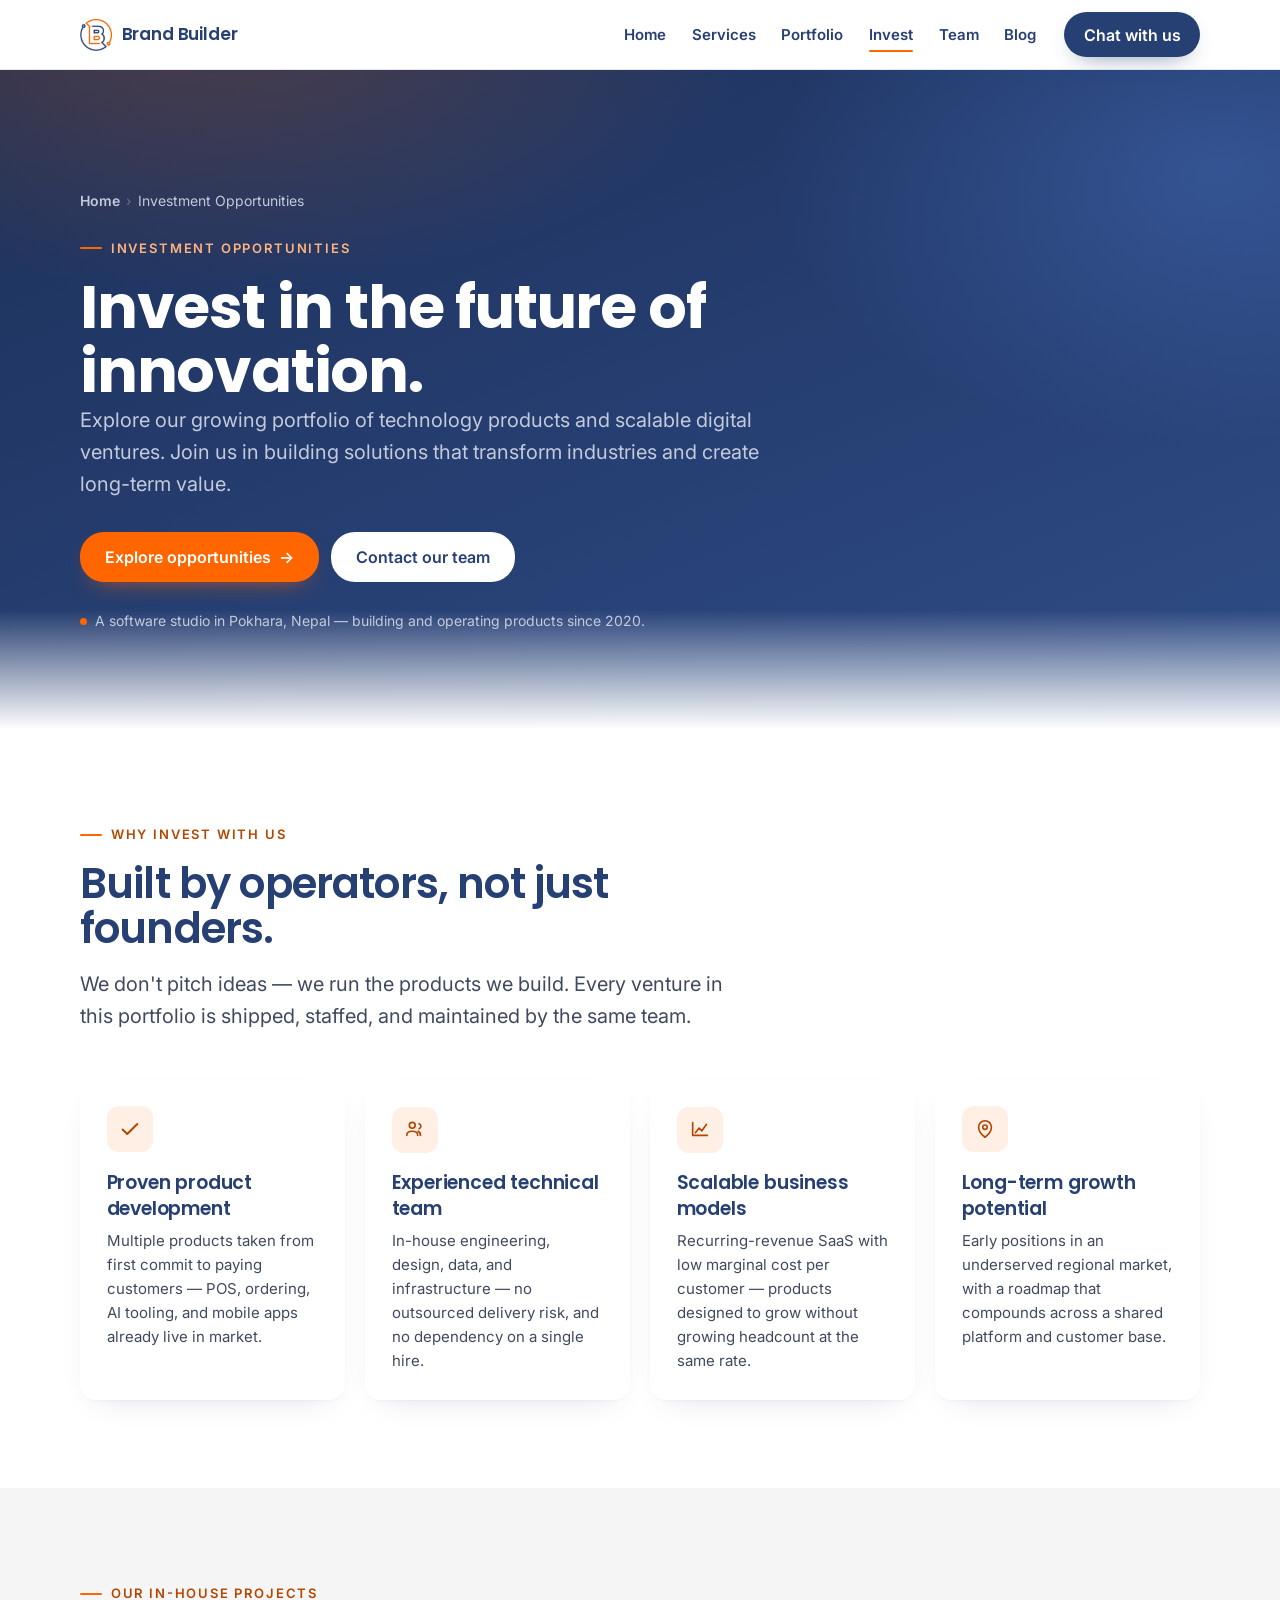
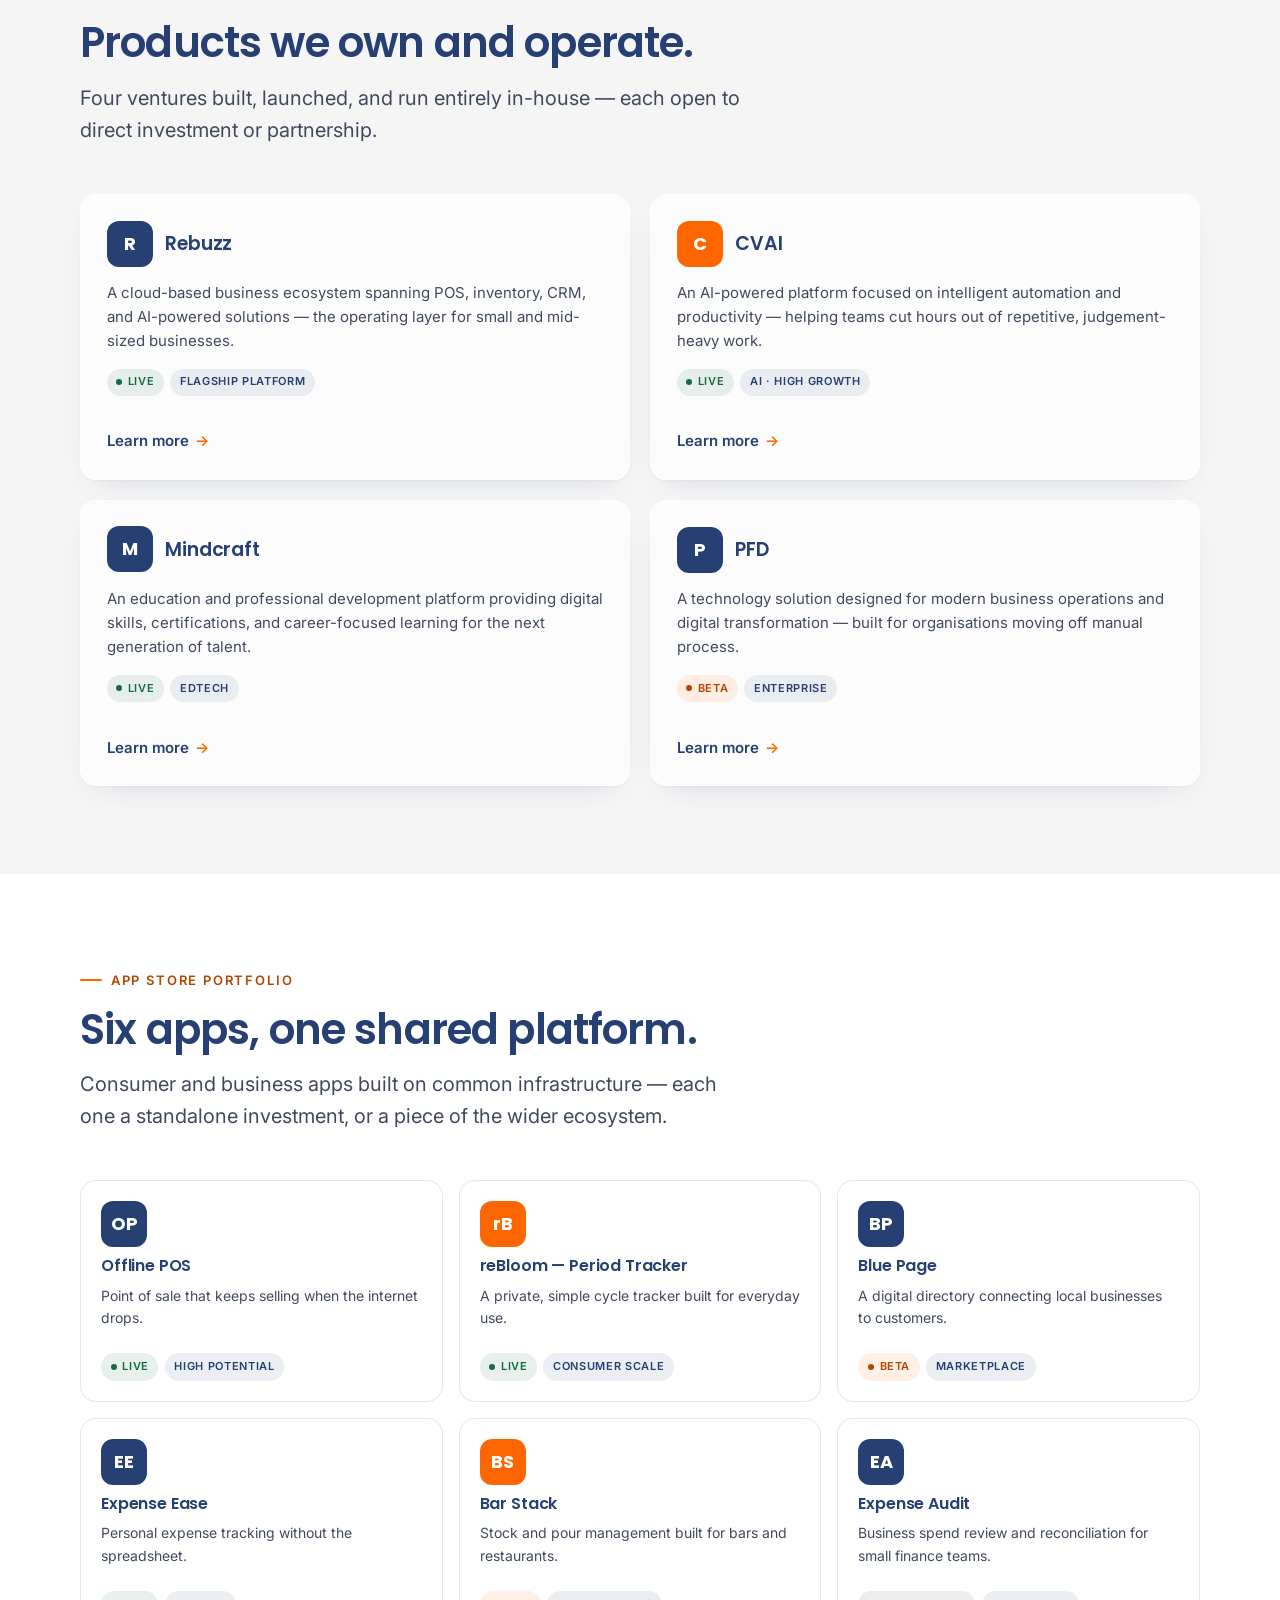
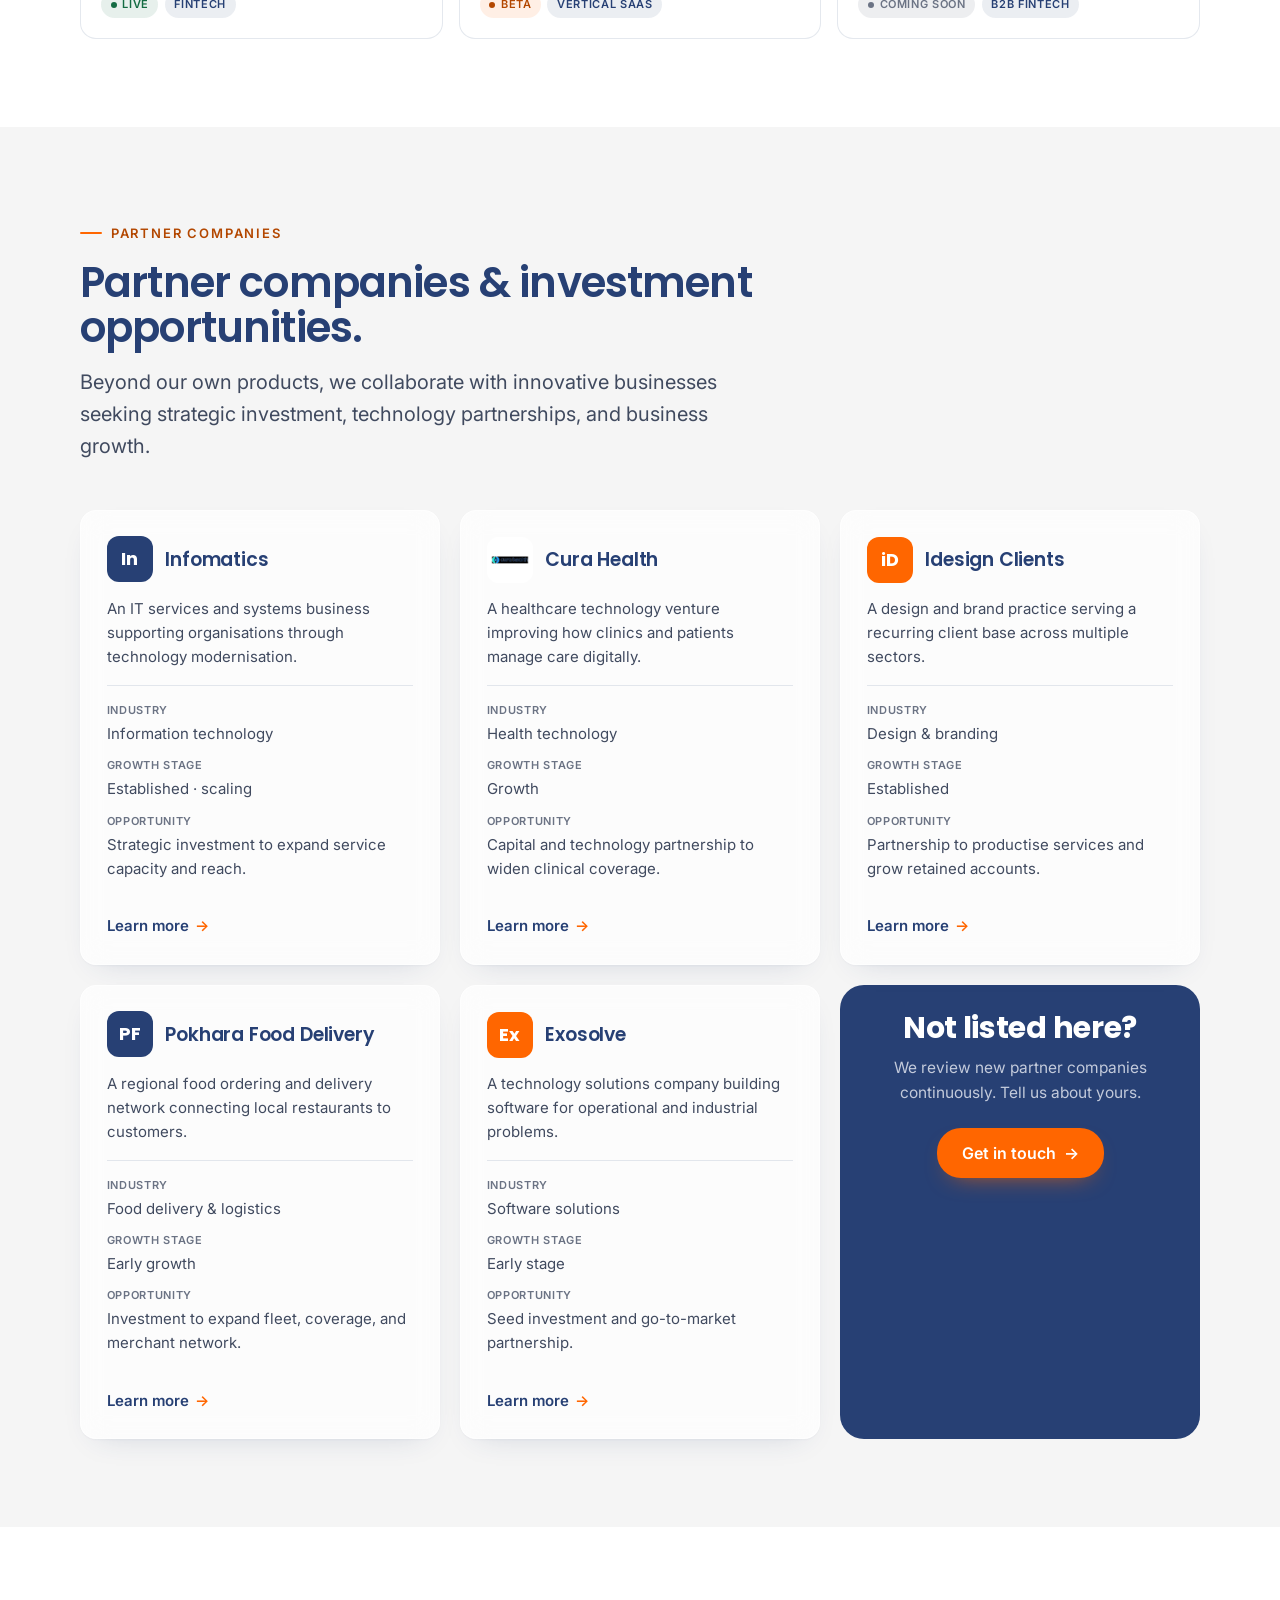
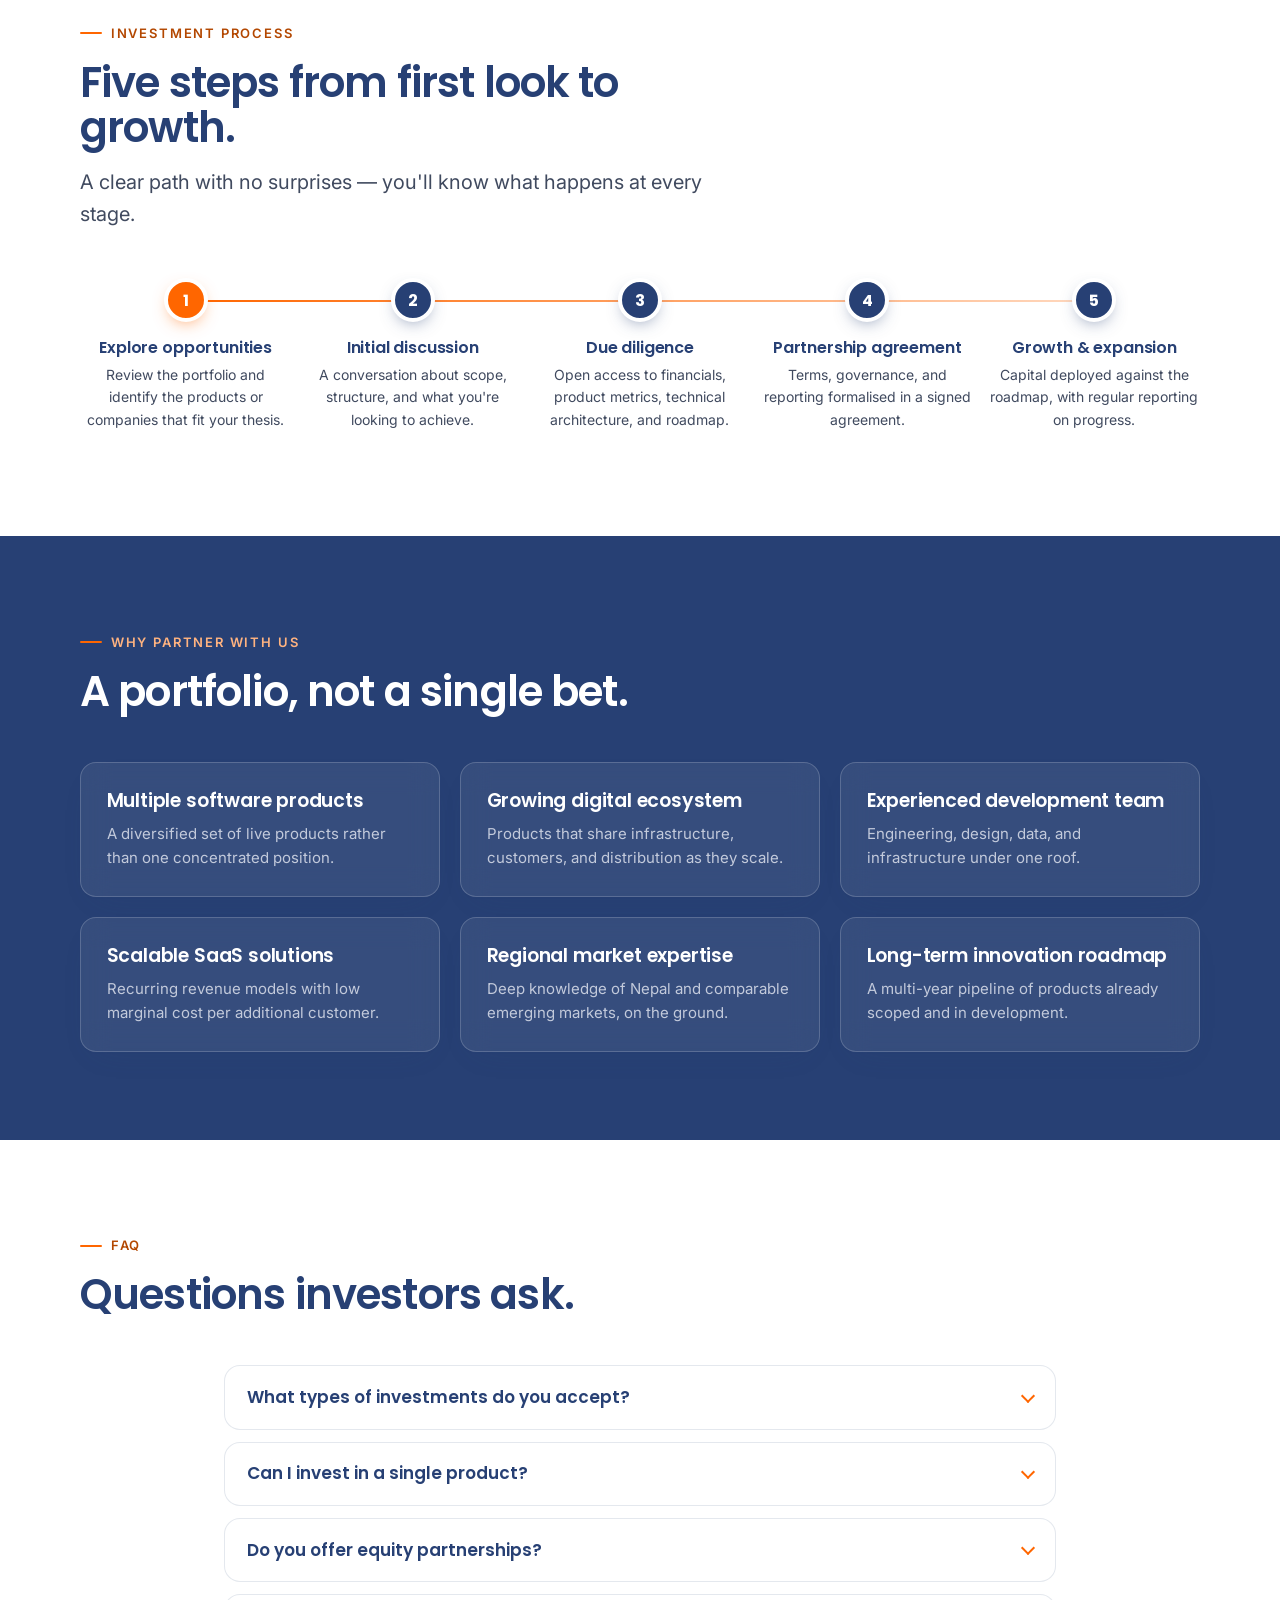
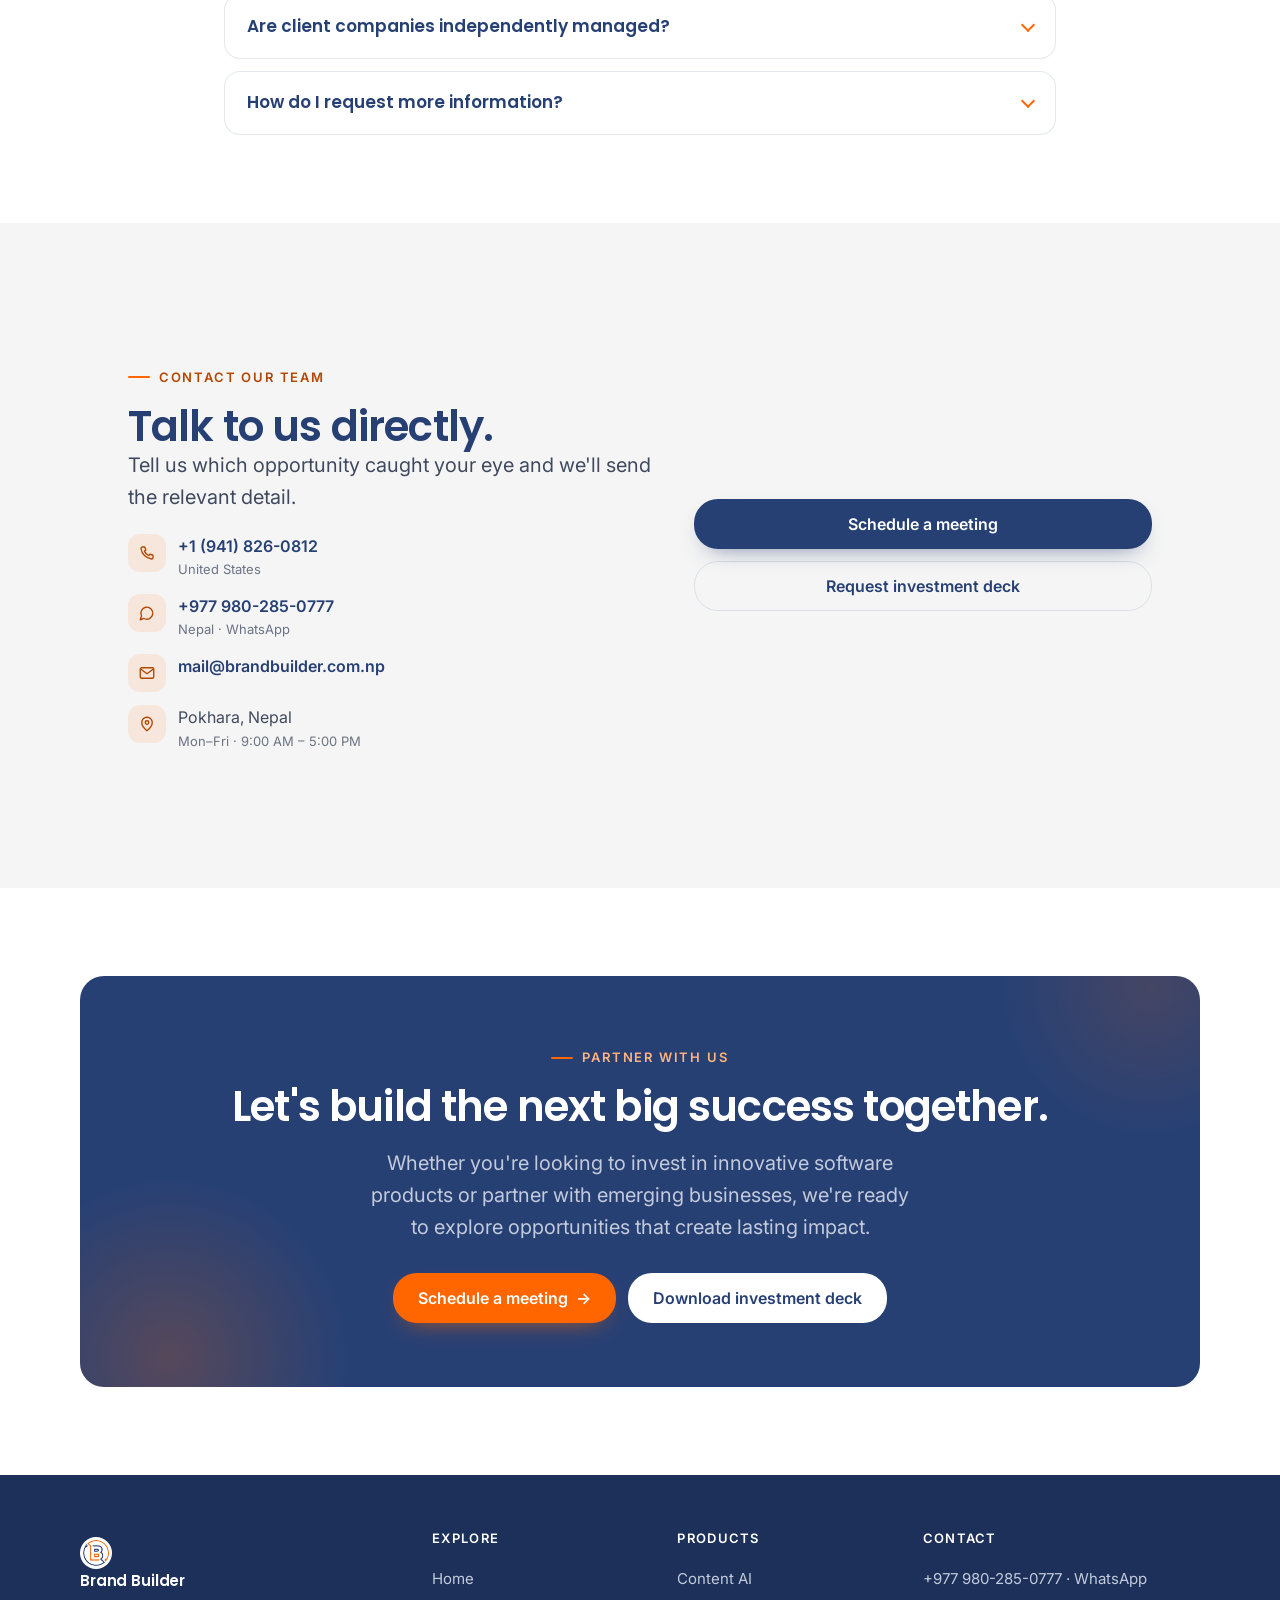
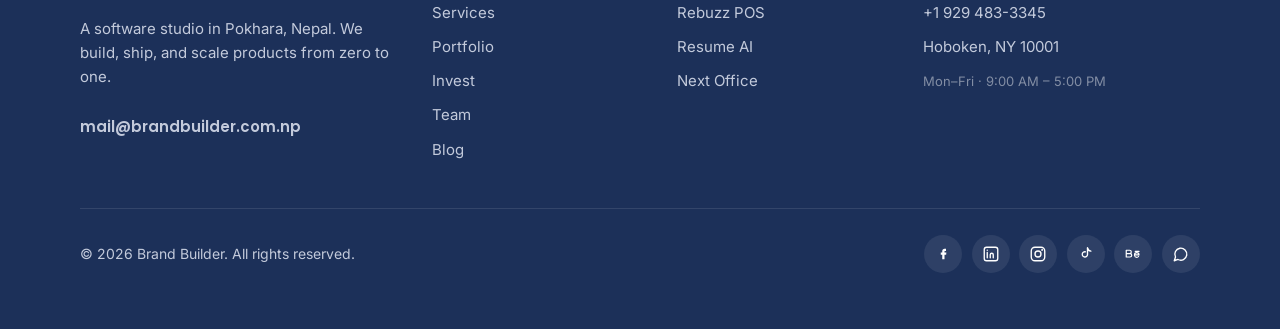
<file: Invest.html>
<!DOCTYPE html>
<html lang="en">
<head>
<meta charset="UTF-8" />
<meta name="viewport" content="width=device-width, initial-scale=1.0, viewport-fit=cover" />
<title>Investment Opportunities — Brand Builder</title>
<meta name="description" content="Invest in Brand Builder's portfolio of software products and partner companies — Rebuzz, CVAI, Mindcraft, PFD, and a growing set of scalable digital ventures." />
<meta name="theme-color" content="#274074" />
<meta property="og:title" content="Investment Opportunities — Brand Builder" />
<meta property="og:description" content="Explore our growing portfolio of technology products and scalable digital ventures." />
<meta property="og:type" content="website" />
<link rel="icon" type="image/png" href="images/favicon.png" />
<link rel="preconnect" href="https://fonts.googleapis.com" />
<link rel="preconnect" href="https://fonts.gstatic.com" crossorigin />
<link href="https://fonts.googleapis.com/css2?family=Poppins:wght@500;600;700&family=Inter:wght@400;500;600&display=swap" rel="stylesheet" />
<link rel="stylesheet" href="css/style.css" />
</head>
<body>
<a class="skip" href="#main">Skip to content</a>

<header class="nav" id="nav">
  <div class="container nav__inner">
    <a class="brand" href="index.html" aria-label="Brand Builder home">
      <img class="brand__logo" src="images/logo.png" alt="" aria-hidden="true" />
      Brand Builder
    </a>
    <nav class="nav__links" aria-label="Primary">
      <a href="index.html">Home</a>
      <a href="services.html">Services</a>
      <a href="portfolio.html">Portfolio</a>
      <a href="invest.html" aria-current="page">Invest</a>
      <a href="team.html">Team</a>
      <a href="blog.html">Blog</a>
    </nav>
    <div class="nav__cta"><a class="btn btn--primary" href="https://wa.me/9779802850777" target="_blank" rel="noopener">Chat with us</a></div>
    <button class="nav__toggle" aria-label="Toggle menu" aria-expanded="false" aria-controls="navPanel">
      <svg width="22" height="22" viewBox="0 0 24 24" fill="none" aria-hidden="true"><path d="M4 7h16M4 12h16M4 17h16" stroke="currentColor" stroke-width="2" stroke-linecap="round"/></svg>
    </button>
  </div>
  <div class="nav__panel" id="navPanel">
    <a href="index.html">Home</a>
    <a href="services.html">Services</a>
    <a href="portfolio.html">Portfolio</a>
    <a href="invest.html" aria-current="page">Invest</a>
    <a href="team.html">Team</a>
    <a href="blog.html">Blog</a>
    <a class="btn btn--primary" href="https://wa.me/9779802850777" target="_blank" rel="noopener">Chat with us</a>
  </div>
</header>

<main id="main">

<!-- ── Hero ─────────────────────────────────────────────── -->
<section class="inv-hero">
  <div class="container">
    <div class="inv-hero__inner">
      <nav class="breadcrumb on-dark" aria-label="Breadcrumb" style="color:var(--on-dark-mute);"><a href="index.html" style="color:var(--on-dark-mute);">Home</a><span>›</span>Investment Opportunities</nav>
      <p class="eyebrow on-dark">Investment opportunities</p>
      <h1>Invest in the future of innovation.</h1>
      <p class="lead">Explore our growing portfolio of technology products and scalable digital ventures. Join us in building solutions that transform industries and create long-term value.</p>
      <div class="inv-hero__cta">
        <a class="btn btn--accent" href="#opportunities">Explore opportunities <span class="arr">→</span></a>
        <a class="btn btn--light" href="#contact">Contact our team</a>
      </div>
      <p class="inv-hero__note">A software studio in Pokhara, Nepal — building and operating products since 2020.</p>
    </div>
  </div>
</section>

<!-- ── Why invest with us ───────────────────────────────── -->
<section class="section">
  <div class="container">
    <div class="head-block reveal">
      <p class="eyebrow">Why invest with us</p>
      <h2>Built by operators, not just founders.</h2>
      <p class="lead">We don't pitch ideas — we run the products we build. Every venture in this portfolio is shipped, staffed, and maintained by the same team.</p>
    </div>
    <div class="grid grid--4">
      <article class="glass reveal">
        <div class="card__icon" aria-hidden="true"><svg width="22" height="22" viewBox="0 0 24 24" fill="none"><path d="M4 12.5l5 5L20 6.5" stroke="currentColor" stroke-width="2.2" stroke-linecap="round" stroke-linejoin="round"/></svg></div>
        <h3>Proven product development</h3>
        <p>Multiple products taken from first commit to paying customers — POS, ordering, AI tooling, and mobile apps already live in market.</p>
      </article>
      <article class="glass reveal">
        <div class="card__icon" aria-hidden="true"><svg width="22" height="22" viewBox="0 0 24 24" fill="none"><circle cx="9" cy="8" r="3.2" stroke="currentColor" stroke-width="1.8"/><path d="M3 19c0-3 2.7-4.6 6-4.6s6 1.6 6 4.6" stroke="currentColor" stroke-width="1.8" stroke-linecap="round"/><path d="M16.5 6.2a3 3 0 0 1 0 5.6M18 19c0-2.3-1-3.8-2.6-4.4" stroke="currentColor" stroke-width="1.8" stroke-linecap="round"/></svg></div>
        <h3>Experienced technical team</h3>
        <p>In-house engineering, design, data, and infrastructure — no outsourced delivery risk, and no dependency on a single hire.</p>
      </article>
      <article class="glass reveal">
        <div class="card__icon" aria-hidden="true"><svg width="22" height="22" viewBox="0 0 24 24" fill="none"><path d="M4 19V5M4 19h16" stroke="currentColor" stroke-width="1.8" stroke-linecap="round"/><path d="M7 16l4-5 3 3 5-7" stroke="currentColor" stroke-width="1.8" stroke-linecap="round" stroke-linejoin="round"/></svg></div>
        <h3>Scalable business models</h3>
        <p>Recurring-revenue SaaS with low marginal cost per customer — products designed to grow without growing headcount at the same rate.</p>
      </article>
      <article class="glass reveal">
        <div class="card__icon" aria-hidden="true"><svg width="22" height="22" viewBox="0 0 24 24" fill="none"><path d="M12 21s7-5.5 7-11a7 7 0 1 0-14 0c0 5.5 7 11 7 11z" stroke="currentColor" stroke-width="1.8" stroke-linejoin="round"/><circle cx="12" cy="10" r="2.4" stroke="currentColor" stroke-width="1.8"/></svg></div>
        <h3>Long-term growth potential</h3>
        <p>Early positions in an underserved regional market, with a roadmap that compounds across a shared platform and customer base.</p>
      </article>
    </div>
  </div>
</section>

<!-- ── In-house projects ────────────────────────────────── -->
<section class="band--soft section" id="opportunities">
  <div class="container">
    <div class="head-block reveal">
      <p class="eyebrow">Our in-house projects</p>
      <h2>Products we own and operate.</h2>
      <p class="lead">Four ventures built, launched, and run entirely in-house — each open to direct investment or partnership.</p>
    </div>
    <div class="grid grid--2">

      <article class="glass reveal">
        <div class="card-top">
          <span class="logo-chip">R</span>
          <div><h3>Rebuzz</h3></div>
        </div>
        <p>A cloud-based business ecosystem spanning POS, inventory, CRM, and AI-powered solutions — the operating layer for small and mid-sized businesses.</p>
        <div class="tag-row">
          <span class="tag tag--live">Live</span>
          <span class="tag tag--pot">Flagship platform</span>
        </div>
        <p style="margin-top:1rem;"><a class="prod__link" href="https://rebuzzpos.com/" target="_blank" rel="noopener">Learn more <span class="arr">→</span></a></p>
      </article>

      <article class="glass reveal">
        <div class="card-top">
          <span class="logo-chip logo-chip--accent">C</span>
          <div><h3>CVAI</h3></div>
        </div>
        <p>An AI-powered platform focused on intelligent automation and productivity — helping teams cut hours out of repetitive, judgement-heavy work.</p>
        <div class="tag-row">
          <span class="tag tag--live">Live</span>
          <span class="tag tag--pot">AI · High growth</span>
        </div>
        <p style="margin-top:1rem;"><a class="prod__link" href="https://cvai.dev/" target="_blank" rel="noopener">Learn more <span class="arr">→</span></a></p>
      </article>

      <article class="glass reveal">
        <div class="card-top">
          <span class="logo-chip">M</span>
          <div><h3>Mindcraft</h3></div>
        </div>
        <p>An education and professional development platform providing digital skills, certifications, and career-focused learning for the next generation of talent.</p>
        <div class="tag-row">
          <span class="tag tag--live">Live</span>
          <span class="tag tag--pot">EdTech</span>
        </div>
        <p style="margin-top:1rem;"><a class="prod__link" href="https://axon.com.np/" target="_blank" rel="noopener">Learn more <span class="arr">→</span></a></p>
      </article>

      <article class="glass reveal">
        <div class="card-top">
          <span class="logo-chip">P</span>
          <div><h3>PFD</h3></div>
        </div>
        <p>A technology solution designed for modern business operations and digital transformation — built for organisations moving off manual process.</p>
        <div class="tag-row">
          <span class="tag tag--beta">Beta</span>
          <span class="tag tag--pot">Enterprise</span>
        </div>
        <p style="margin-top:1rem;"><a class="prod__link" href="#contact">Learn more <span class="arr">→</span></a></p>
      </article>

    </div>
  </div>
</section>

<!-- ── App store portfolio ──────────────────────────────── -->
<section class="section">
  <div class="container">
    <div class="head-block reveal">
      <p class="eyebrow">App store portfolio</p>
      <h2>Six apps, one shared platform.</h2>
      <p class="lead">Consumer and business apps built on common infrastructure — each one a standalone investment, or a piece of the wider ecosystem.</p>
    </div>
    <div class="app-grid">

      <article class="app reveal">
        <span class="logo-chip">OP</span>
        <h3>Offline POS</h3>
        <p>Point of sale that keeps selling when the internet drops.</p>
        <div class="tag-row">
          <span class="tag tag--live">Live</span>
          <span class="tag tag--pot">High potential</span>
        </div>
      </article>

      <article class="app reveal">
        <span class="logo-chip logo-chip--accent">rB</span>
        <h3>reBloom — Period Tracker</h3>
        <p>A private, simple cycle tracker built for everyday use.</p>
        <div class="tag-row">
          <span class="tag tag--live">Live</span>
          <span class="tag tag--pot">Consumer scale</span>
        </div>
      </article>

      <article class="app reveal">
        <span class="logo-chip">BP</span>
        <h3>Blue Page</h3>
        <p>A digital directory connecting local businesses to customers.</p>
        <div class="tag-row">
          <span class="tag tag--beta">Beta</span>
          <span class="tag tag--pot">Marketplace</span>
        </div>
      </article>

      <article class="app reveal">
        <span class="logo-chip">EE</span>
        <h3>Expense Ease</h3>
        <p>Personal expense tracking without the spreadsheet.</p>
        <div class="tag-row">
          <span class="tag tag--live">Live</span>
          <span class="tag tag--pot">FinTech</span>
        </div>
      </article>

      <article class="app reveal">
        <span class="logo-chip logo-chip--accent">BS</span>
        <h3>Bar Stack</h3>
        <p>Stock and pour management built for bars and restaurants.</p>
        <div class="tag-row">
          <span class="tag tag--beta">Beta</span>
          <span class="tag tag--pot">Vertical SaaS</span>
        </div>
      </article>

      <article class="app reveal">
        <span class="logo-chip">EA</span>
        <h3>Expense Audit</h3>
        <p>Business spend review and reconciliation for small finance teams.</p>
        <div class="tag-row">
          <span class="tag tag--soon">Coming soon</span>
          <span class="tag tag--pot">B2B FinTech</span>
        </div>
      </article>

    </div>
  </div>
</section>

<!-- ── Partner companies ────────────────────────────────── -->
<section class="band--soft section" id="partners">
  <div class="container">
    <div class="head-block reveal">
      <p class="eyebrow">Partner companies</p>
      <h2>Partner companies &amp; investment opportunities.</h2>
      <p class="lead">Beyond our own products, we collaborate with innovative businesses seeking strategic investment, technology partnerships, and business growth.</p>
    </div>
    <div class="grid grid--3">

      <article class="glass reveal">
        <div class="card-top"><span class="logo-chip">In</span><div><h3>Infomatics</h3></div></div>
        <p>An IT services and systems business supporting organisations through technology modernisation.</p>
        <dl class="partner__meta">
          <div><dt>Industry</dt><dd>Information technology</dd></div>
          <div><dt>Growth stage</dt><dd>Established · scaling</dd></div>
          <div><dt>Opportunity</dt><dd>Strategic investment to expand service capacity and reach.</dd></div>
        </dl>
        <p style="margin-top:1rem;"><a class="prod__link" href="#contact">Learn more <span class="arr">→</span></a></p>
      </article>

      <article class="glass reveal">
        <div class="card-top"><span class="logo-chip"><img src="images/cura-health.png" alt="Cura Health" /></span><div><h3>Cura Health</h3></div></div>
        <p>A healthcare technology venture improving how clinics and patients manage care digitally.</p>
        <dl class="partner__meta">
          <div><dt>Industry</dt><dd>Health technology</dd></div>
          <div><dt>Growth stage</dt><dd>Growth</dd></div>
          <div><dt>Opportunity</dt><dd>Capital and technology partnership to widen clinical coverage.</dd></div>
        </dl>
        <p style="margin-top:1rem;"><a class="prod__link" href="#contact">Learn more <span class="arr">→</span></a></p>
      </article>

      <article class="glass reveal">
        <div class="card-top"><span class="logo-chip logo-chip--accent">iD</span><div><h3>Idesign Clients</h3></div></div>
        <p>A design and brand practice serving a recurring client base across multiple sectors.</p>
        <dl class="partner__meta">
          <div><dt>Industry</dt><dd>Design &amp; branding</dd></div>
          <div><dt>Growth stage</dt><dd>Established</dd></div>
          <div><dt>Opportunity</dt><dd>Partnership to productise services and grow retained accounts.</dd></div>
        </dl>
        <p style="margin-top:1rem;"><a class="prod__link" href="#contact">Learn more <span class="arr">→</span></a></p>
      </article>

      <article class="glass reveal">
        <div class="card-top"><span class="logo-chip">PF</span><div><h3>Pokhara Food Delivery</h3></div></div>
        <p>A regional food ordering and delivery network connecting local restaurants to customers.</p>
        <dl class="partner__meta">
          <div><dt>Industry</dt><dd>Food delivery &amp; logistics</dd></div>
          <div><dt>Growth stage</dt><dd>Early growth</dd></div>
          <div><dt>Opportunity</dt><dd>Investment to expand fleet, coverage, and merchant network.</dd></div>
        </dl>
        <p style="margin-top:1rem;"><a class="prod__link" href="#contact">Learn more <span class="arr">→</span></a></p>
      </article>

      <article class="glass reveal">
        <div class="card-top"><span class="logo-chip logo-chip--accent">Ex</span><div><h3>Exosolve</h3></div></div>
        <p>A technology solutions company building software for operational and industrial problems.</p>
        <dl class="partner__meta">
          <div><dt>Industry</dt><dd>Software solutions</dd></div>
          <div><dt>Growth stage</dt><dd>Early stage</dd></div>
          <div><dt>Opportunity</dt><dd>Seed investment and go-to-market partnership.</dd></div>
        </dl>
        <p style="margin-top:1rem;"><a class="prod__link" href="#contact">Learn more <span class="arr">→</span></a></p>
      </article>

      <article class="card card--dark card--cta reveal">
        <div>
          <h3>Not listed here?</h3>
          <p>We review new partner companies continuously. Tell us about yours.</p>
          <a class="btn btn--accent" href="https://wa.me/9779802850777" target="_blank" rel="noopener">Get in touch <span class="arr">→</span></a>
        </div>
      </article>

    </div>
  </div>
</section>

<!-- ── Investment process ───────────────────────────────── -->
<section class="section">
  <div class="container">
    <div class="head-block reveal">
      <p class="eyebrow">Investment process</p>
      <h2>Five steps from first look to growth.</h2>
      <p class="lead">A clear path with no surprises — you'll know what happens at every stage.</p>
    </div>
    <ol class="timeline" style="list-style:none;padding:0;">
      <li class="tl reveal">
        <span class="tl__dot">1</span>
        <div><h3>Explore opportunities</h3><p>Review the portfolio and identify the products or companies that fit your thesis.</p></div>
      </li>
      <li class="tl reveal">
        <span class="tl__dot">2</span>
        <div><h3>Initial discussion</h3><p>A conversation about scope, structure, and what you're looking to achieve.</p></div>
      </li>
      <li class="tl reveal">
        <span class="tl__dot">3</span>
        <div><h3>Due diligence</h3><p>Open access to financials, product metrics, technical architecture, and roadmap.</p></div>
      </li>
      <li class="tl reveal">
        <span class="tl__dot">4</span>
        <div><h3>Partnership agreement</h3><p>Terms, governance, and reporting formalised in a signed agreement.</p></div>
      </li>
      <li class="tl reveal">
        <span class="tl__dot">5</span>
        <div><h3>Growth &amp; expansion</h3><p>Capital deployed against the roadmap, with regular reporting on progress.</p></div>
      </li>
    </ol>
  </div>
</section>

<!-- ── Why partner with us ──────────────────────────────── -->
<section class="band--dark section on-dark">
  <div class="container">
    <div class="head-block reveal">
      <p class="eyebrow">Why partner with us</p>
      <h2>A portfolio, not a single bet.</h2>
    </div>
    <div class="grid grid--3">
      <article class="glass glass--dark reveal"><h3>Multiple software products</h3><p>A diversified set of live products rather than one concentrated position.</p></article>
      <article class="glass glass--dark reveal"><h3>Growing digital ecosystem</h3><p>Products that share infrastructure, customers, and distribution as they scale.</p></article>
      <article class="glass glass--dark reveal"><h3>Experienced development team</h3><p>Engineering, design, data, and infrastructure under one roof.</p></article>
      <article class="glass glass--dark reveal"><h3>Scalable SaaS solutions</h3><p>Recurring revenue models with low marginal cost per additional customer.</p></article>
      <article class="glass glass--dark reveal"><h3>Regional market expertise</h3><p>Deep knowledge of Nepal and comparable emerging markets, on the ground.</p></article>
      <article class="glass glass--dark reveal"><h3>Long-term innovation roadmap</h3><p>A multi-year pipeline of products already scoped and in development.</p></article>
    </div>
  </div>
</section>

<!-- ── FAQ ──────────────────────────────────────────────── -->
<section class="section">
  <div class="container">
    <div class="head-block reveal">
      <p class="eyebrow">FAQ</p>
      <h2>Questions investors ask.</h2>
    </div>
    <div class="faq reveal">
      <details>
        <summary>What types of investments do you accept?</summary>
        <div class="faq__body">We consider equity investment, strategic partnerships, and product-specific funding. Structure depends on the venture and the stage it's at — we'll walk through the options in an initial discussion.</div>
      </details>
      <details>
        <summary>Can I invest in a single product?</summary>
        <div class="faq__body">Yes. Several products in the portfolio can take direct investment on their own, separately from the wider group. Others are tied more closely to shared platform infrastructure — we'll tell you which is which up front.</div>
      </details>
      <details>
        <summary>Do you offer equity partnerships?</summary>
        <div class="faq__body">We do. Equity terms vary by product and stage, and are agreed during the partnership stage of the process after due diligence is complete.</div>
      </details>
      <details>
        <summary>Are client companies independently managed?</summary>
        <div class="faq__body">Yes. The partner companies listed on this page are independently owned and managed. We work alongside them as a technology and growth partner, and introduce opportunities where there's a genuine fit.</div>
      </details>
      <details>
        <summary>How do I request more information?</summary>
        <div class="faq__body">Message us on WhatsApp or email <a href="mailto:mail@brandbuilder.com.np">mail@brandbuilder.com.np</a> with the products or companies you're interested in. We'll share the relevant material and set up a call.</div>
      </details>
    </div>
  </div>
</section>

<!-- ── Contact ──────────────────────────────────────────── -->
<section class="band--soft section" id="contact">
  <div class="container">
    <div class="contact reveal">
      <div class="contact__grid">
        <div>
          <p class="eyebrow">Contact our team</p>
          <h2>Talk to us directly.</h2>
          <p class="lead">Tell us which opportunity caught your eye and we'll send the relevant detail.</p>
          <ul class="contact__list">
            <li><span class="ic" aria-hidden="true"><svg width="18" height="18" viewBox="0 0 24 24" fill="none"><path d="M6 4h3l1.5 4-2 1.5a12 12 0 0 0 6 6l1.5-2 4 1.5v3a2 2 0 0 1-2 2A16 16 0 0 1 4 6a2 2 0 0 1 2-2z" stroke="currentColor" stroke-width="1.8" stroke-linejoin="round"/></svg></span><span><a href="tel:+19418260812">+1 (941) 826-0812</a><small>United States</small></span></li>
            <li><span class="ic" aria-hidden="true"><svg width="18" height="18" viewBox="0 0 24 24" fill="none"><path d="M3 21l1.7-5A8 8 0 1 1 8 19.3L3 21z" stroke="currentColor" stroke-width="1.8" stroke-linejoin="round"/></svg></span><span><a href="https://wa.me/9779802850777" target="_blank" rel="noopener">+977 980-285-0777</a><small>Nepal · WhatsApp</small></span></li>
            <li><span class="ic" aria-hidden="true"><svg width="18" height="18" viewBox="0 0 24 24" fill="none"><rect x="3" y="5" width="18" height="14" rx="2" stroke="currentColor" stroke-width="1.8"/><path d="M4 7l8 6 8-6" stroke="currentColor" stroke-width="1.8" stroke-linecap="round" stroke-linejoin="round"/></svg></span><span><a href="mailto:mail@brandbuilder.com.np">mail@brandbuilder.com.np</a></span></li>
            <li><span class="ic" aria-hidden="true"><svg width="18" height="18" viewBox="0 0 24 24" fill="none"><path d="M12 21s7-5.5 7-11a7 7 0 1 0-14 0c0 5.5 7 11 7 11z" stroke="currentColor" stroke-width="1.8" stroke-linejoin="round"/><circle cx="12" cy="10" r="2.4" stroke="currentColor" stroke-width="1.8"/></svg></span><span>Pokhara, Nepal<small>Mon–Fri · 9:00 AM – 5:00 PM</small></span></li>
          </ul>
        </div>
        <div class="contact__cta">
          <a class="btn btn--primary" href="https://wa.me/9779802850777" target="_blank" rel="noopener">Schedule a meeting</a>
          <a class="btn btn--ghost" href="mailto:mail@brandbuilder.com.np?subject=Investment%20deck%20request">Request investment deck</a>
        </div>
      </div>
    </div>
  </div>
</section>

<!-- ── Final CTA ────────────────────────────────────────── -->
<section class="section">
  <div class="container">
    <div class="cta-card reveal">
      <p class="eyebrow on-dark" style="justify-content:center;">Partner with us</p>
      <h2>Let's build the next big success together.</h2>
      <p class="lead">Whether you're looking to invest in innovative software products or partner with emerging businesses, we're ready to explore opportunities that create lasting impact.</p>
      <div style="display:flex;flex-wrap:wrap;gap:.75rem;justify-content:center;">
        <a class="btn btn--accent" href="https://wa.me/9779802850777" target="_blank" rel="noopener">Schedule a meeting <span class="arr">→</span></a>
        <a class="btn btn--light" href="mailto:mail@brandbuilder.com.np?subject=Investment%20deck%20request">Download investment deck</a>
      </div>
    </div>
  </div>
</section>

</main>

<footer class="footer">
  <div class="container">
    <div class="footer__top">
      <div class="footer__brand footer__col">
        <a class="brand" href="index.html"><img class="brand__logo brand__logo--footer" src="images/logo.png" alt="" aria-hidden="true" /> Brand Builder</a>
        <p>A software studio in Pokhara, Nepal. We build, ship, and scale products from zero to one.</p>
        <a class="footer__mail" href="mailto:mail@brandbuilder.com.np">mail@brandbuilder.com.np</a>
      </div>
      <div class="footer__col">
        <h4>Explore</h4>
        <a href="index.html">Home</a><a href="services.html">Services</a><a href="portfolio.html">Portfolio</a><a href="invest.html">Invest</a><a href="team.html">Team</a><a href="blog.html">Blog</a>
      </div>
      <div class="footer__col">
        <h4>Products</h4>
        <a href="https://rebuzzai.com/" target="_blank" rel="noopener">Content AI</a>
        <a href="https://rebuzzpos.com/" target="_blank" rel="noopener">Rebuzz POS</a>
        <a href="https://cvai.dev/" target="_blank" rel="noopener">Resume AI</a>
        <a href="https://nextoffice.dev/" target="_blank" rel="noopener">Next Office</a>
      </div>
      <div class="footer__col">
        <h4>Contact</h4>
        <a href="https://wa.me/9779802850777" target="_blank" rel="noopener">+977 980-285-0777 · WhatsApp</a>
        <a href="tel:+19294833345">+1 929 483-3345</a>
        <p>Hoboken, NY 10001</p>
        <p><small>Mon–Fri · 9:00 AM – 5:00 PM</small></p>
      </div>
    </div>
    <div class="footer__bottom">
      <span>© <span data-year></span> Brand Builder. All rights reserved.</span>
      <div class="footer__social">
        <a href="https://www.facebook.com/brandbuildernepal" target="_blank" rel="noopener" aria-label="Facebook"><svg width="18" height="18" viewBox="0 0 24 24" fill="none"><path d="M14 8h2V5h-2c-1.7 0-3 1.3-3 3v2H9v3h2v6h3v-6h2.2l.3-3H14v-1.5c0-.3.2-.5.5-.5z" fill="currentColor"/></svg></a>
        <a href="https://www.linkedin.com/company/brand-builder-nepal/" target="_blank" rel="noopener" aria-label="LinkedIn"><svg width="18" height="18" viewBox="0 0 24 24" fill="none"><rect x="3" y="3" width="18" height="18" rx="3" stroke="currentColor" stroke-width="1.8"/><path d="M7 10v7M7 7v.01M11 17v-4a2 2 0 0 1 4 0v4" stroke="currentColor" stroke-width="1.8" stroke-linecap="round" stroke-linejoin="round"/></svg></a>
        <a href="https://www.instagram.com/brandbuilder.nepal/" target="_blank" rel="noopener" aria-label="Instagram"><svg width="18" height="18" viewBox="0 0 24 24" fill="none"><rect x="3" y="3" width="18" height="18" rx="5" stroke="currentColor" stroke-width="1.8"/><circle cx="12" cy="12" r="4" stroke="currentColor" stroke-width="1.8"/><circle cx="17.5" cy="6.5" r="1.3" fill="currentColor"/></svg></a>
        <a href="https://www.tiktok.com/@bb.vibes0" target="_blank" rel="noopener" aria-label="TikTok"><svg width="18" height="18" viewBox="0 0 24 24" fill="none"><path d="M14 4v8.5a3.5 3.5 0 1 1-3-3.46" stroke="currentColor" stroke-width="1.8" stroke-linecap="round" stroke-linejoin="round"/><path d="M14 4c.5 2.5 2 4 4.5 4.2" stroke="currentColor" stroke-width="1.8" stroke-linecap="round" stroke-linejoin="round"/></svg></a>
        <a href="https://www.behance.net/brandbuilder2021" target="_blank" rel="noopener" aria-label="Behance"><svg width="18" height="18" viewBox="0 0 24 24" fill="none"><path d="M3 7h4.5a2.2 2.2 0 0 1 0 4.4H3zM3 11.4h5a2.3 2.3 0 0 1 0 4.6H3zM15 8.5h5M14 14c.3 1.6 1.5 2.4 3 2.4 1.1 0 1.9-.4 2.4-1.1M14 13.2a3 3 0 1 1 6 0z" stroke="currentColor" stroke-width="1.6" stroke-linecap="round" stroke-linejoin="round"/></svg></a>
        <a href="https://wa.me/9779802850777" target="_blank" rel="noopener" aria-label="WhatsApp"><svg width="18" height="18" viewBox="0 0 24 24" fill="none"><path d="M3 21l1.7-5A8 8 0 1 1 8 19.3L3 21z" stroke="currentColor" stroke-width="1.8" stroke-linejoin="round"/></svg></a>
      </div>
    </div>
  </div>
</footer>

<script src="js/utils.js" defer></script>
<script src="js/main.js" defer></script>
</body>
</html>
</file>
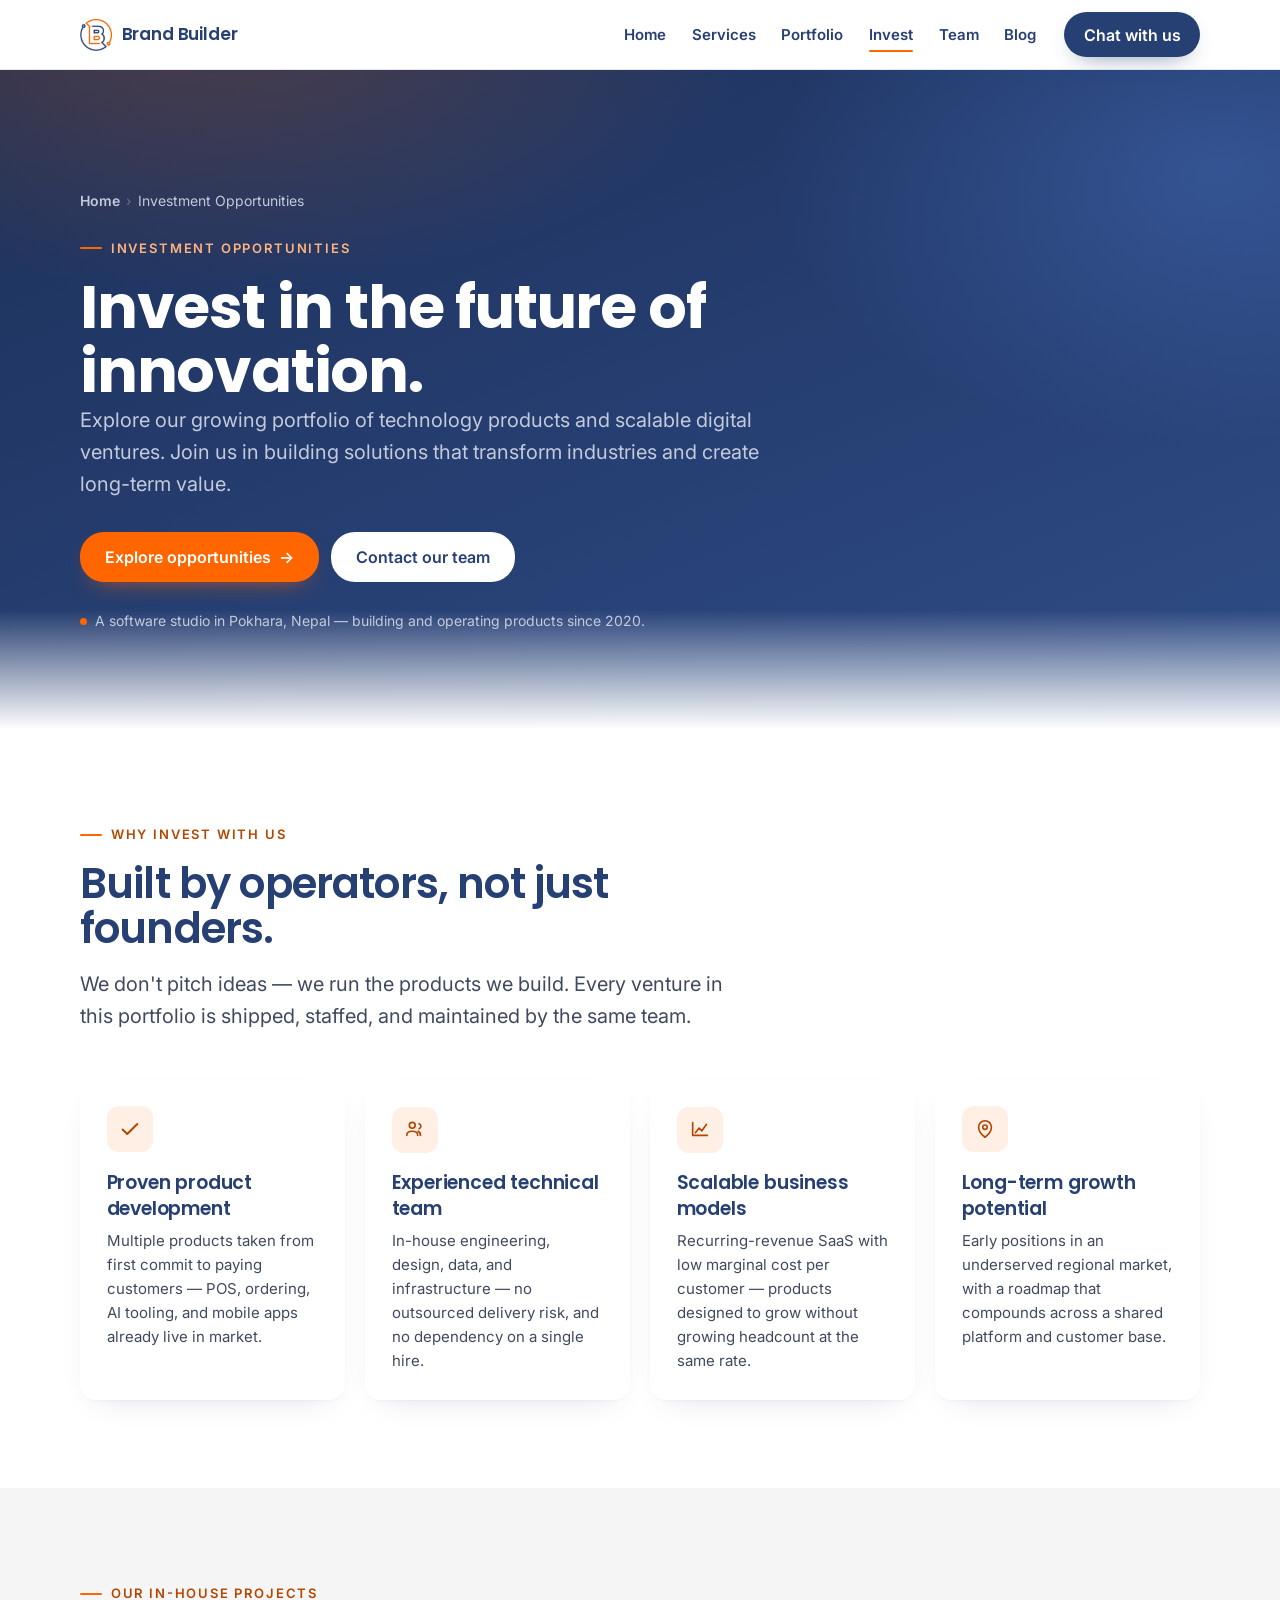
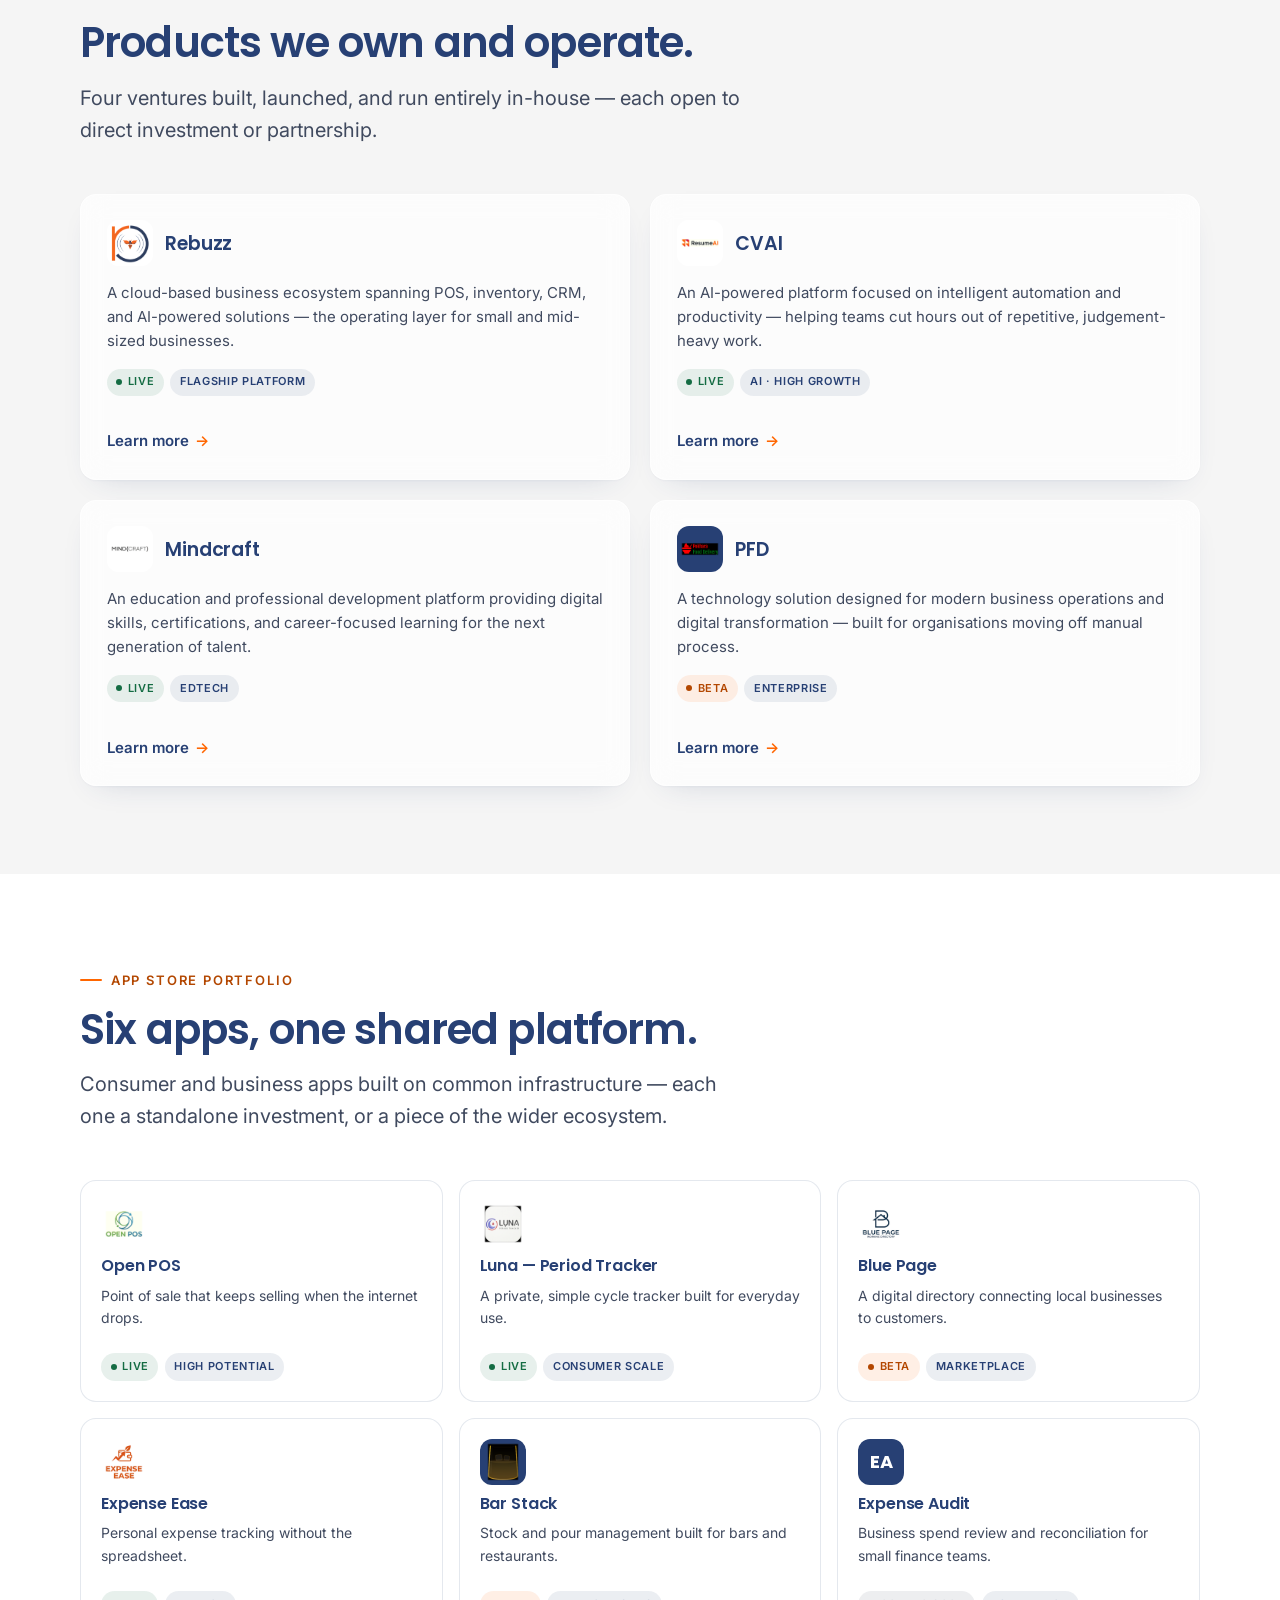
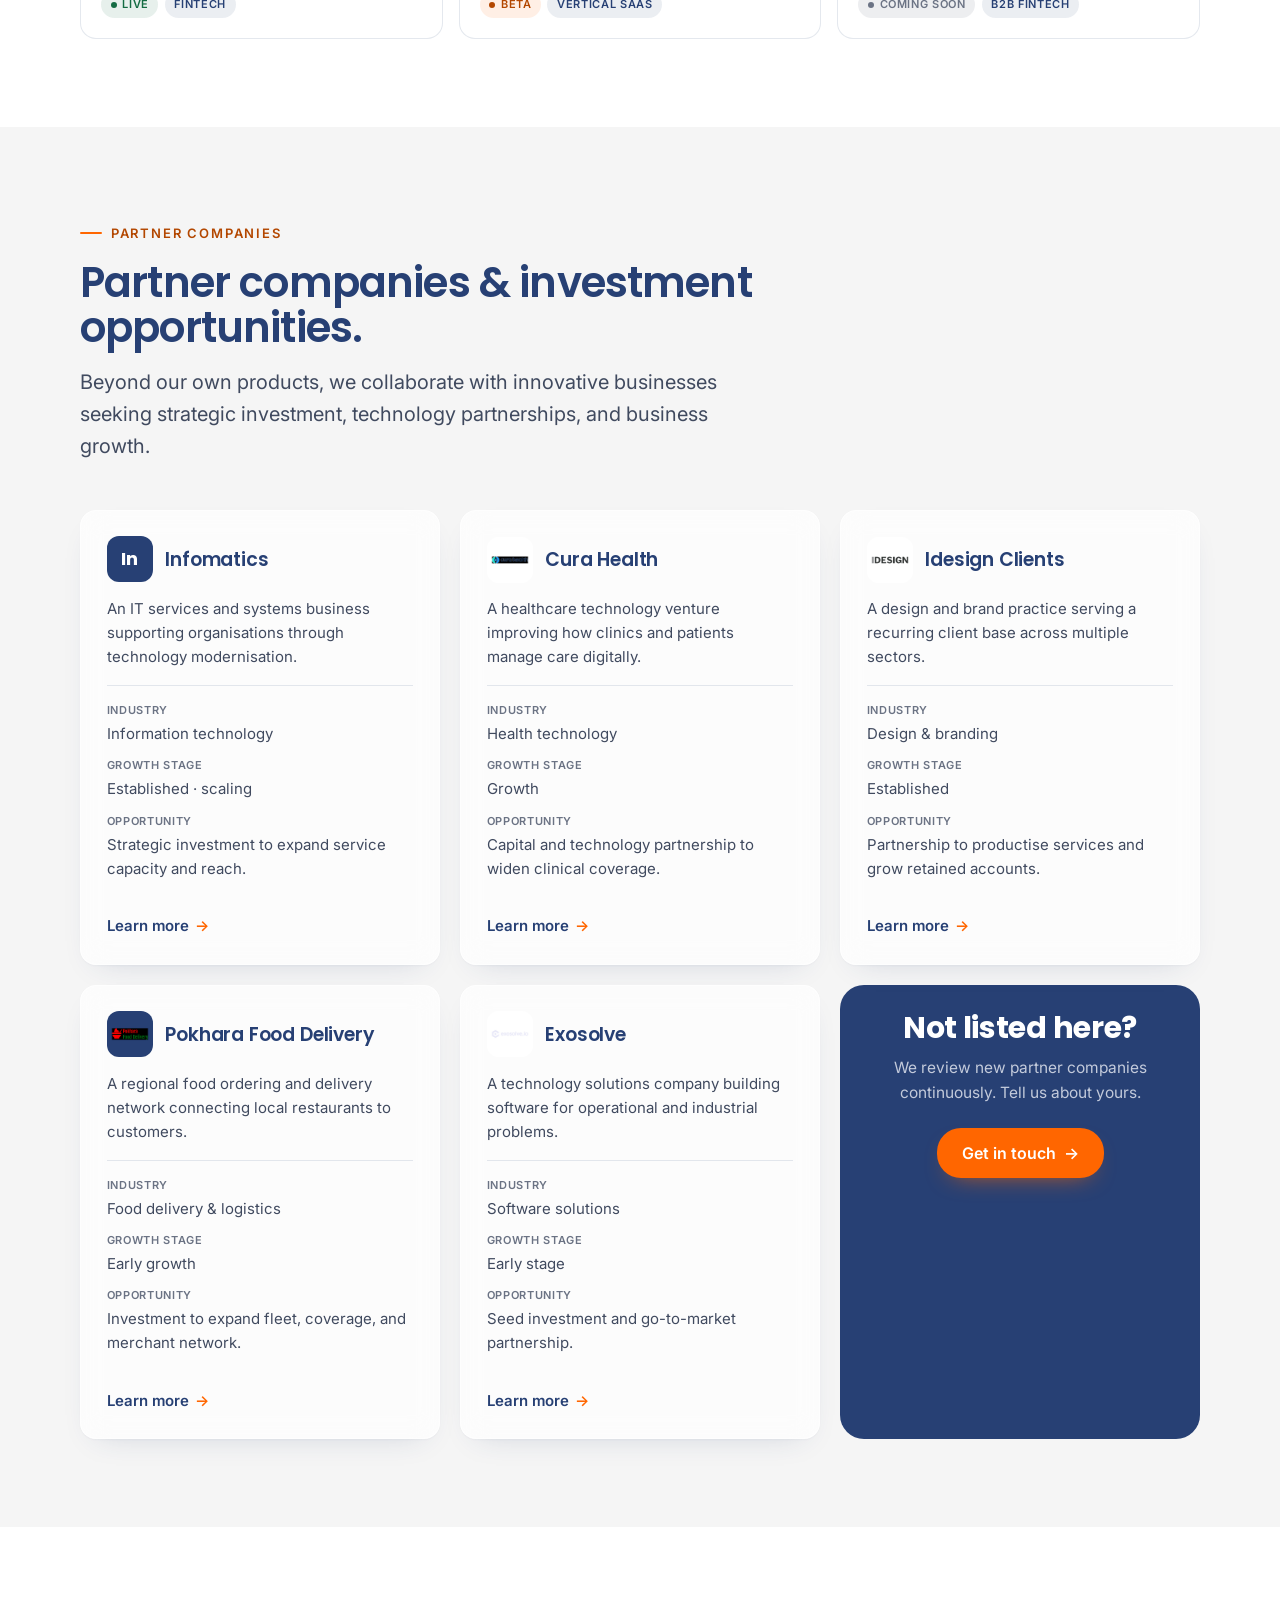
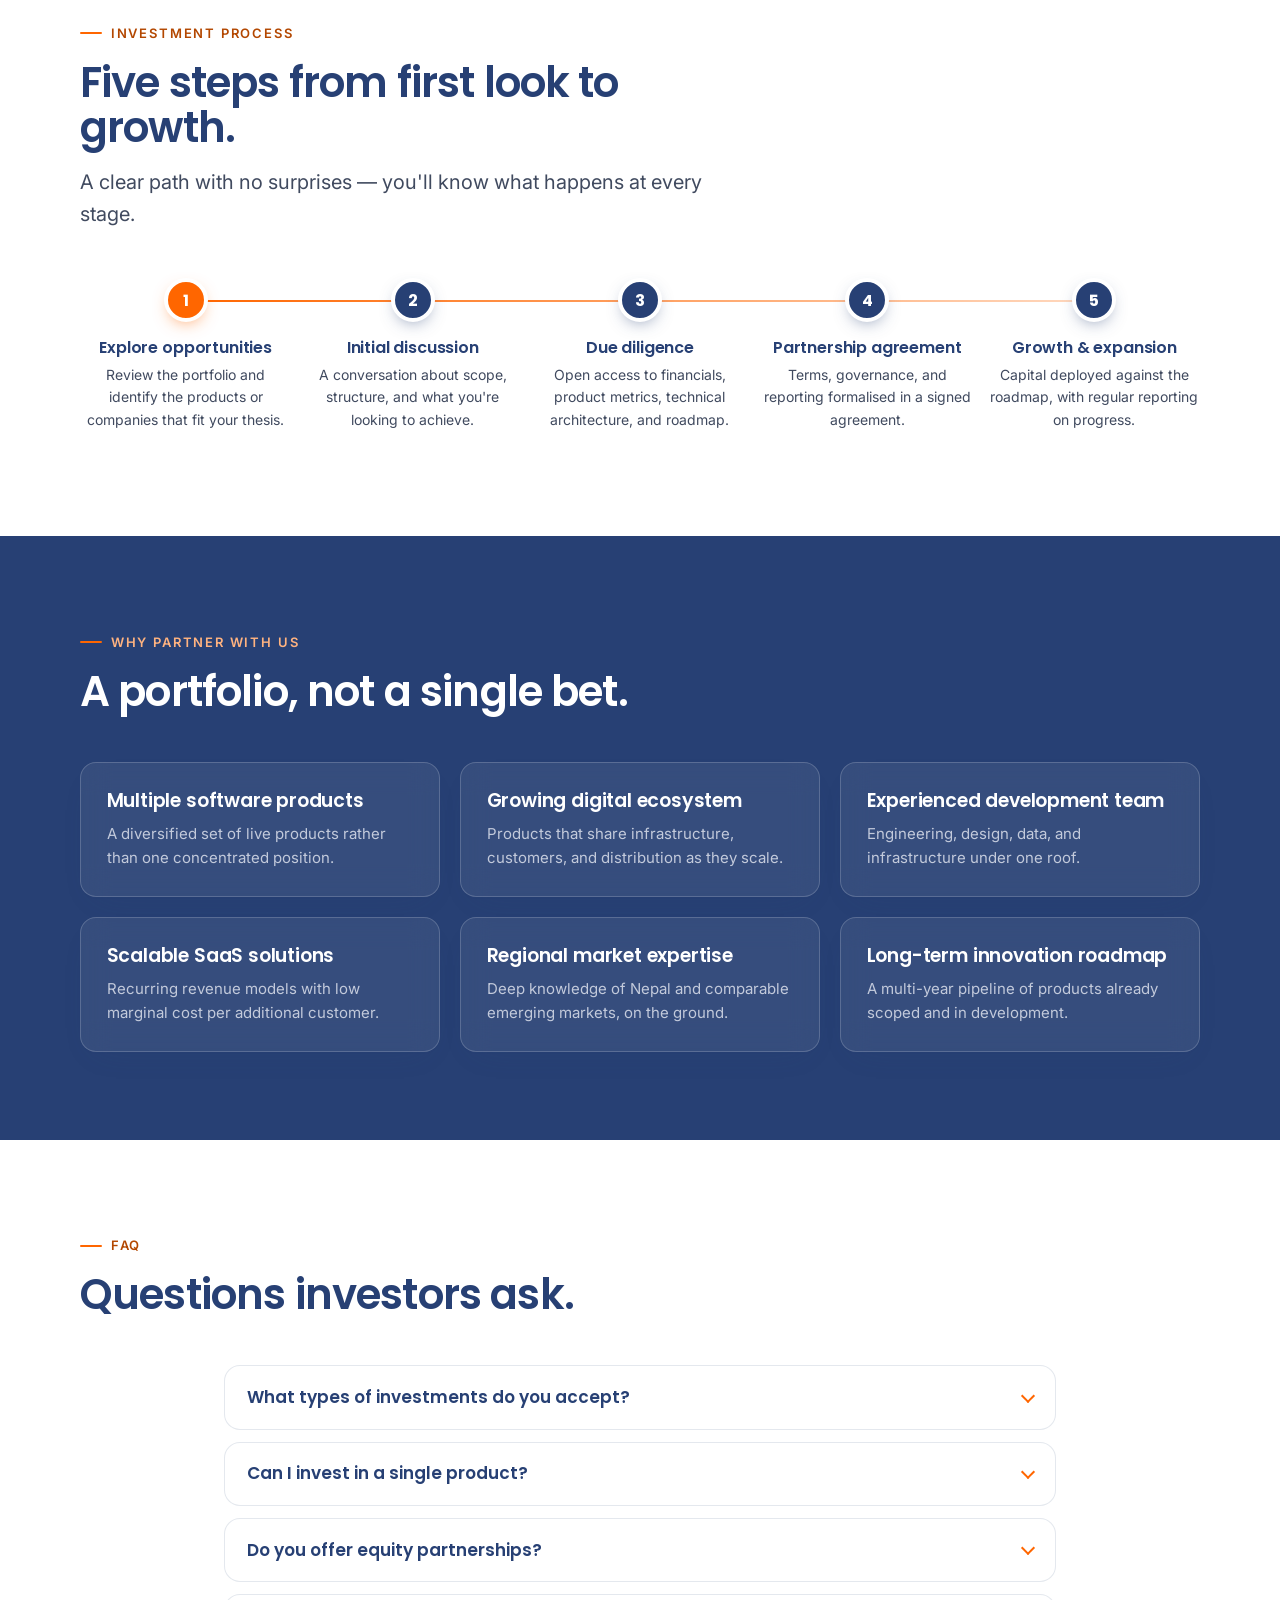
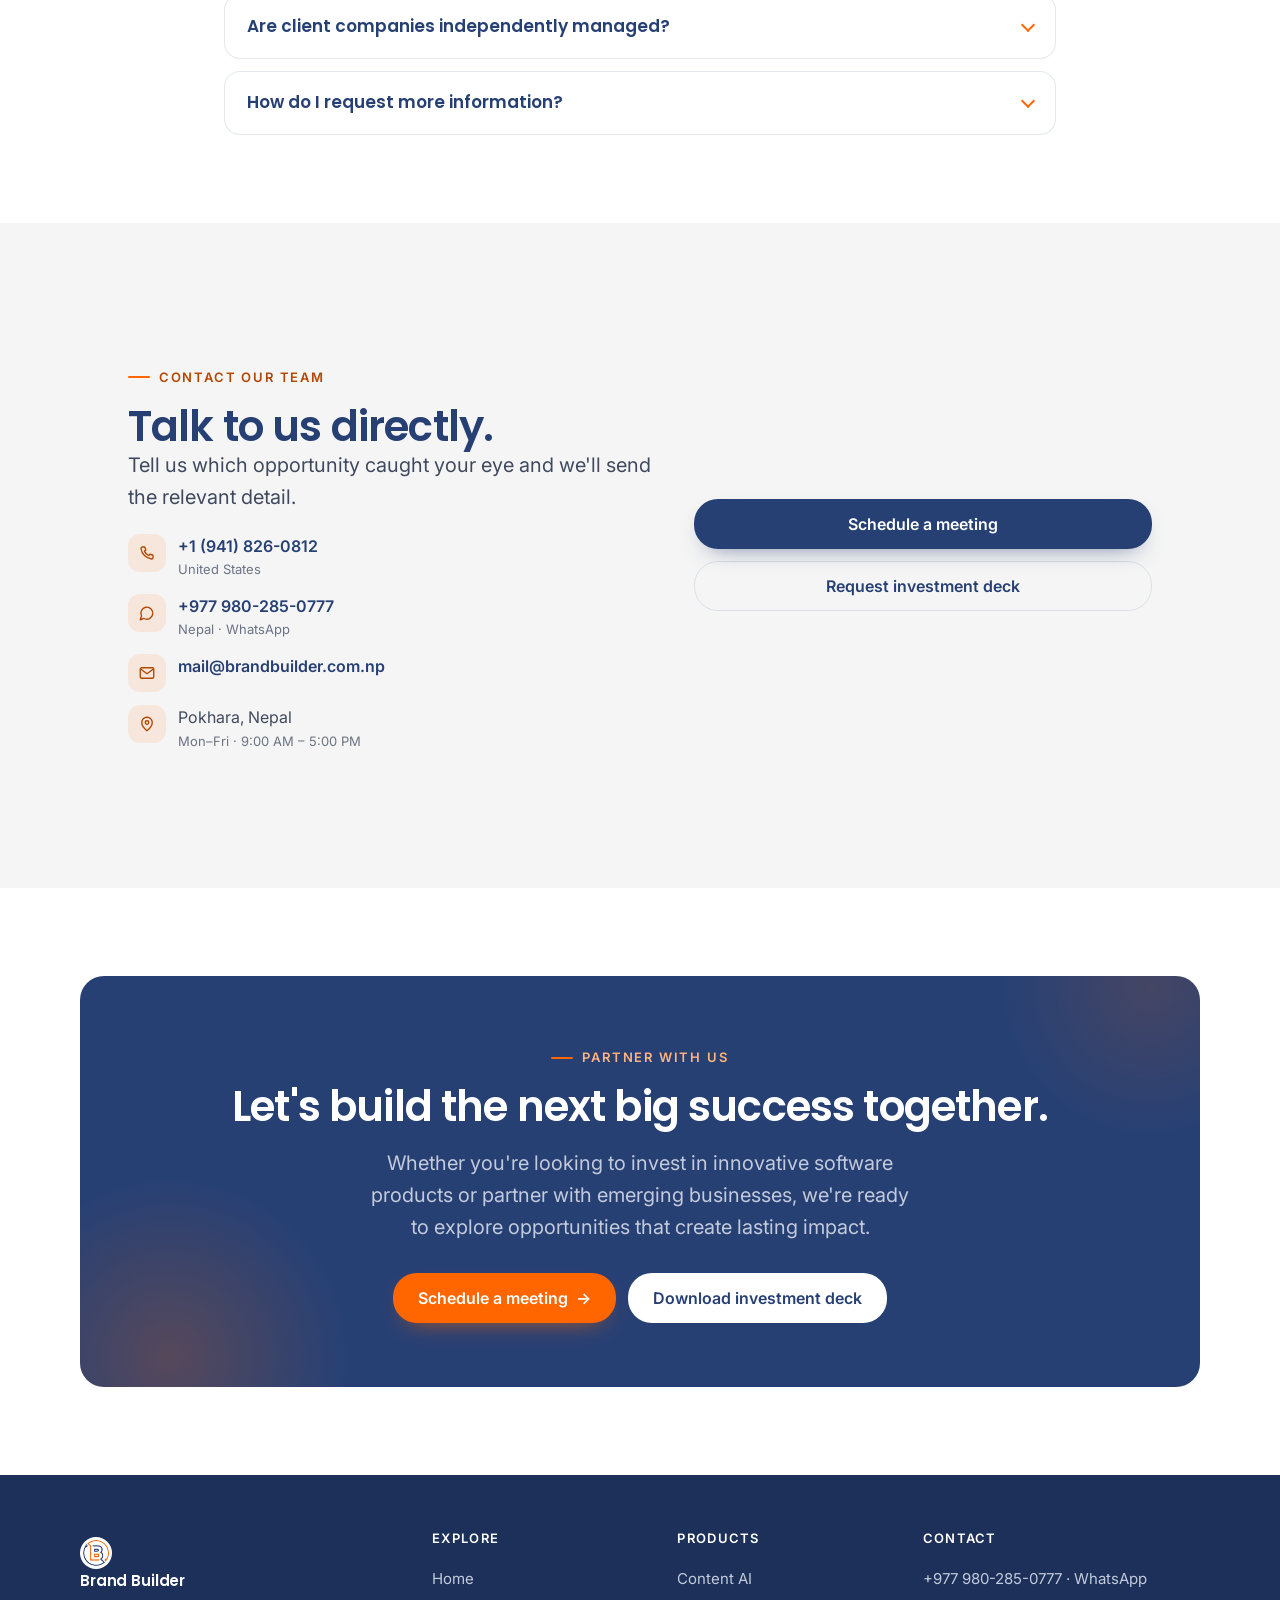
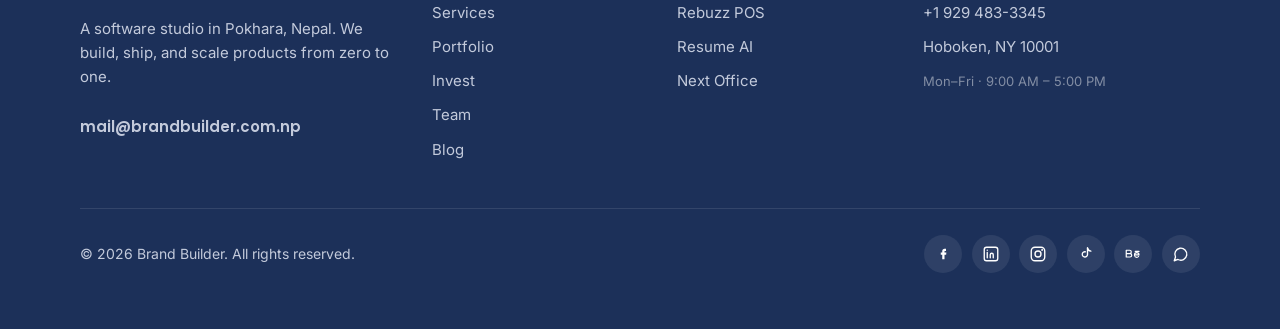
<file: invest.html>
<!DOCTYPE html>
<html lang="en">
<head>
<meta charset="UTF-8" />
<meta name="viewport" content="width=device-width, initial-scale=1.0, viewport-fit=cover" />
<title>Investment Opportunities — Brand Builder</title>
<meta name="description" content="Invest in Brand Builder's portfolio of software products and partner companies — Rebuzz, CVAI, Mindcraft, PFD, and a growing set of scalable digital ventures." />
<meta name="theme-color" content="#274074" />
<meta property="og:title" content="Investment Opportunities — Brand Builder" />
<meta property="og:description" content="Explore our growing portfolio of technology products and scalable digital ventures." />
<meta property="og:type" content="website" />
<link rel="icon" type="image/png" href="images/favicon.png" />
<link rel="preconnect" href="https://fonts.googleapis.com" />
<link rel="preconnect" href="https://fonts.gstatic.com" crossorigin />
<link href="https://fonts.googleapis.com/css2?family=Poppins:wght@500;600;700&family=Inter:wght@400;500;600&display=swap" rel="stylesheet" />
<link rel="stylesheet" href="css/style.css" />
</head>
<body>
<a class="skip" href="#main">Skip to content</a>

<header class="nav" id="nav">
  <div class="container nav__inner">
    <a class="brand" href="index.html" aria-label="Brand Builder home">
      <img class="brand__logo" src="images/logo.png" alt="" aria-hidden="true" />
      Brand Builder
    </a>
    <nav class="nav__links" aria-label="Primary">
      <a href="index.html">Home</a>
      <a href="services.html">Services</a>
      <a href="portfolio.html">Portfolio</a>
      <a href="invest.html" aria-current="page">Invest</a>
      <a href="team.html">Team</a>
      <a href="blog.html">Blog</a>
    </nav>
    <div class="nav__cta"><a class="btn btn--primary" href="https://wa.me/9779802850777" target="_blank" rel="noopener">Chat with us</a></div>
    <button class="nav__toggle" aria-label="Toggle menu" aria-expanded="false" aria-controls="navPanel">
      <svg width="22" height="22" viewBox="0 0 24 24" fill="none" aria-hidden="true"><path d="M4 7h16M4 12h16M4 17h16" stroke="currentColor" stroke-width="2" stroke-linecap="round"/></svg>
    </button>
  </div>
  <div class="nav__panel" id="navPanel">
    <a href="index.html">Home</a>
    <a href="services.html">Services</a>
    <a href="portfolio.html">Portfolio</a>
    <a href="invest.html" aria-current="page">Invest</a>
    <a href="team.html">Team</a>
    <a href="blog.html">Blog</a>
    <a class="btn btn--primary" href="https://wa.me/9779802850777" target="_blank" rel="noopener">Chat with us</a>
  </div>
</header>

<main id="main">

<!-- ── Hero ─────────────────────────────────────────────── -->
<section class="inv-hero">
  <div class="container">
    <div class="inv-hero__inner">
      <nav class="breadcrumb on-dark" aria-label="Breadcrumb" style="color:var(--on-dark-mute);"><a href="index.html" style="color:var(--on-dark-mute);">Home</a><span>›</span>Investment Opportunities</nav>
      <p class="eyebrow on-dark">Investment opportunities</p>
      <h1>Invest in the future of innovation.</h1>
      <p class="lead">Explore our growing portfolio of technology products and scalable digital ventures. Join us in building solutions that transform industries and create long-term value.</p>
      <div class="inv-hero__cta">
        <a class="btn btn--accent" href="#opportunities">Explore opportunities <span class="arr">→</span></a>
        <a class="btn btn--light" href="#contact">Contact our team</a>
      </div>
      <p class="inv-hero__note">A software studio in Pokhara, Nepal — building and operating products since 2020.</p>
    </div>
  </div>
</section>

<!-- ── Why invest with us ───────────────────────────────── -->
<section class="section">
  <div class="container">
    <div class="head-block reveal">
      <p class="eyebrow">Why invest with us</p>
      <h2>Built by operators, not just founders.</h2>
      <p class="lead">We don't pitch ideas — we run the products we build. Every venture in this portfolio is shipped, staffed, and maintained by the same team.</p>
    </div>
    <div class="grid grid--4">
      <article class="glass reveal">
        <div class="card__icon" aria-hidden="true"><svg width="22" height="22" viewBox="0 0 24 24" fill="none"><path d="M4 12.5l5 5L20 6.5" stroke="currentColor" stroke-width="2.2" stroke-linecap="round" stroke-linejoin="round"/></svg></div>
        <h3>Proven product development</h3>
        <p>Multiple products taken from first commit to paying customers — POS, ordering, AI tooling, and mobile apps already live in market.</p>
      </article>
      <article class="glass reveal">
        <div class="card__icon" aria-hidden="true"><svg width="22" height="22" viewBox="0 0 24 24" fill="none"><circle cx="9" cy="8" r="3.2" stroke="currentColor" stroke-width="1.8"/><path d="M3 19c0-3 2.7-4.6 6-4.6s6 1.6 6 4.6" stroke="currentColor" stroke-width="1.8" stroke-linecap="round"/><path d="M16.5 6.2a3 3 0 0 1 0 5.6M18 19c0-2.3-1-3.8-2.6-4.4" stroke="currentColor" stroke-width="1.8" stroke-linecap="round"/></svg></div>
        <h3>Experienced technical team</h3>
        <p>In-house engineering, design, data, and infrastructure — no outsourced delivery risk, and no dependency on a single hire.</p>
      </article>
      <article class="glass reveal">
        <div class="card__icon" aria-hidden="true"><svg width="22" height="22" viewBox="0 0 24 24" fill="none"><path d="M4 19V5M4 19h16" stroke="currentColor" stroke-width="1.8" stroke-linecap="round"/><path d="M7 16l4-5 3 3 5-7" stroke="currentColor" stroke-width="1.8" stroke-linecap="round" stroke-linejoin="round"/></svg></div>
        <h3>Scalable business models</h3>
        <p>Recurring-revenue SaaS with low marginal cost per customer — products designed to grow without growing headcount at the same rate.</p>
      </article>
      <article class="glass reveal">
        <div class="card__icon" aria-hidden="true"><svg width="22" height="22" viewBox="0 0 24 24" fill="none"><path d="M12 21s7-5.5 7-11a7 7 0 1 0-14 0c0 5.5 7 11 7 11z" stroke="currentColor" stroke-width="1.8" stroke-linejoin="round"/><circle cx="12" cy="10" r="2.4" stroke="currentColor" stroke-width="1.8"/></svg></div>
        <h3>Long-term growth potential</h3>
        <p>Early positions in an underserved regional market, with a roadmap that compounds across a shared platform and customer base.</p>
      </article>
    </div>
  </div>
</section>

<!-- ── In-house projects ────────────────────────────────── -->
<section class="band--soft section" id="opportunities">
  <div class="container">
    <div class="head-block reveal">
      <p class="eyebrow">Our in-house projects</p>
      <h2>Products we own and operate.</h2>
      <p class="lead">Four ventures built, launched, and run entirely in-house — each open to direct investment or partnership.</p>
    </div>
    <div class="grid grid--2">

      <article class="glass reveal">
        <div class="card-top">
          <span class="logo-chip"><img src="images/rebuzz.png" alt="Rebuzz" /></span>
          <div><h3>Rebuzz</h3></div>
        </div>
        <p>A cloud-based business ecosystem spanning POS, inventory, CRM, and AI-powered solutions — the operating layer for small and mid-sized businesses.</p>
        <div class="tag-row">
          <span class="tag tag--live">Live</span>
          <span class="tag tag--pot">Flagship platform</span>
        </div>
        <p style="margin-top:1rem;"><a class="prod__link" href="https://rebuzzpos.com/" target="_blank" rel="noopener">Learn more <span class="arr">→</span></a></p>
      </article>

      <article class="glass reveal">
        <div class="card-top">
          <span class="logo-chip"><img src="images/cvai.png" alt="CVAI" /></span>
          <div><h3>CVAI</h3></div>
        </div>
        <p>An AI-powered platform focused on intelligent automation and productivity — helping teams cut hours out of repetitive, judgement-heavy work.</p>
        <div class="tag-row">
          <span class="tag tag--live">Live</span>
          <span class="tag tag--pot">AI · High growth</span>
        </div>
        <p style="margin-top:1rem;"><a class="prod__link" href="https://cvai.dev/" target="_blank" rel="noopener">Learn more <span class="arr">→</span></a></p>
      </article>

      <article class="glass reveal">
        <div class="card-top">
          <span class="logo-chip"><img src="images/mindcraft.png" alt="Mindcraft" /></span>
          <div><h3>Mindcraft</h3></div>
        </div>
        <p>An education and professional development platform providing digital skills, certifications, and career-focused learning for the next generation of talent.</p>
        <div class="tag-row">
          <span class="tag tag--live">Live</span>
          <span class="tag tag--pot">EdTech</span>
        </div>
        <p style="margin-top:1rem;"><a class="prod__link" href="https://axon.com.np/" target="_blank" rel="noopener">Learn more <span class="arr">→</span></a></p>
      </article>

      <article class="glass reveal">
        <div class="card-top">
          <span class="logo-chip"><img src="images/pfd.png" alt="PFD" /></span>
          <div><h3>PFD</h3></div>
        </div>
        <p>A technology solution designed for modern business operations and digital transformation — built for organisations moving off manual process.</p>
        <div class="tag-row">
          <span class="tag tag--beta">Beta</span>
          <span class="tag tag--pot">Enterprise</span>
        </div>
        <p style="margin-top:1rem;"><a class="prod__link" href="#contact">Learn more <span class="arr">→</span></a></p>
      </article>

    </div>
  </div>
</section>

<!-- ── App store portfolio ──────────────────────────────── -->
<section class="section">
  <div class="container">
    <div class="head-block reveal">
      <p class="eyebrow">App store portfolio</p>
      <h2>Six apps, one shared platform.</h2>
      <p class="lead">Consumer and business apps built on common infrastructure — each one a standalone investment, or a piece of the wider ecosystem.</p>
    </div>
    <div class="app-grid">

      <article class="app reveal">
        <span class="logo-chip"><img src="images/open-pos.png" alt="Open POS" /></span>
        <h3>Open POS</h3>
        <p>Point of sale that keeps selling when the internet drops.</p>
        <div class="tag-row">
          <span class="tag tag--live">Live</span>
          <span class="tag tag--pot">High potential</span>
        </div>
      </article>

      <article class="app reveal">
        <span class="logo-chip"><img src="images/luna.png" alt="Luna — Period Tracker" /></span>
        <h3>Luna — Period Tracker</h3>
        <p>A private, simple cycle tracker built for everyday use.</p>
        <div class="tag-row">
          <span class="tag tag--live">Live</span>
          <span class="tag tag--pot">Consumer scale</span>
        </div>
      </article>

      <article class="app reveal">
        <span class="logo-chip"><img src="images/blue-page.png" alt="Blue Page" /></span>
        <h3>Blue Page</h3>
        <p>A digital directory connecting local businesses to customers.</p>
        <div class="tag-row">
          <span class="tag tag--beta">Beta</span>
          <span class="tag tag--pot">Marketplace</span>
        </div>
      </article>

      <article class="app reveal">
        <span class="logo-chip"><img src="images/expense-ease.png" alt="Expense Ease" /></span>
        <h3>Expense Ease</h3>
        <p>Personal expense tracking without the spreadsheet.</p>
        <div class="tag-row">
          <span class="tag tag--live">Live</span>
          <span class="tag tag--pot">FinTech</span>
        </div>
      </article>

      <article class="app reveal">
        <span class="logo-chip"><img src="images/bar-stack.png" alt="Bar Stack" /></span>
        <h3>Bar Stack</h3>
        <p>Stock and pour management built for bars and restaurants.</p>
        <div class="tag-row">
          <span class="tag tag--beta">Beta</span>
          <span class="tag tag--pot">Vertical SaaS</span>
        </div>
      </article>

      <article class="app reveal">
        <span class="logo-chip">EA</span>
        <h3>Expense Audit</h3>
        <p>Business spend review and reconciliation for small finance teams.</p>
        <div class="tag-row">
          <span class="tag tag--soon">Coming soon</span>
          <span class="tag tag--pot">B2B FinTech</span>
        </div>
      </article>

    </div>
  </div>
</section>

<!-- ── Partner companies ────────────────────────────────── -->
<section class="band--soft section" id="partners">
  <div class="container">
    <div class="head-block reveal">
      <p class="eyebrow">Partner companies</p>
      <h2>Partner companies &amp; investment opportunities.</h2>
      <p class="lead">Beyond our own products, we collaborate with innovative businesses seeking strategic investment, technology partnerships, and business growth.</p>
    </div>
    <div class="grid grid--3">

      <article class="glass reveal">
        <div class="card-top"><span class="logo-chip">In</span><div><h3>Infomatics</h3></div></div>
        <p>An IT services and systems business supporting organisations through technology modernisation.</p>
        <dl class="partner__meta">
          <div><dt>Industry</dt><dd>Information technology</dd></div>
          <div><dt>Growth stage</dt><dd>Established · scaling</dd></div>
          <div><dt>Opportunity</dt><dd>Strategic investment to expand service capacity and reach.</dd></div>
        </dl>
        <p style="margin-top:1rem;"><a class="prod__link" href="#contact">Learn more <span class="arr">→</span></a></p>
      </article>

      <article class="glass reveal">
        <div class="card-top"><span class="logo-chip"><img src="images/cura-health.png" alt="Cura Health" /></span><div><h3>Cura Health</h3></div></div>
        <p>A healthcare technology venture improving how clinics and patients manage care digitally.</p>
        <dl class="partner__meta">
          <div><dt>Industry</dt><dd>Health technology</dd></div>
          <div><dt>Growth stage</dt><dd>Growth</dd></div>
          <div><dt>Opportunity</dt><dd>Capital and technology partnership to widen clinical coverage.</dd></div>
        </dl>
        <p style="margin-top:1rem;"><a class="prod__link" href="#contact">Learn more <span class="arr">→</span></a></p>
      </article>

      <article class="glass reveal">
        <div class="card-top"><span class="logo-chip"><img src="images/idesign.png" alt="Idesign Clients" /></span><div><h3>Idesign Clients</h3></div></div>
        <p>A design and brand practice serving a recurring client base across multiple sectors.</p>
        <dl class="partner__meta">
          <div><dt>Industry</dt><dd>Design &amp; branding</dd></div>
          <div><dt>Growth stage</dt><dd>Established</dd></div>
          <div><dt>Opportunity</dt><dd>Partnership to productise services and grow retained accounts.</dd></div>
        </dl>
        <p style="margin-top:1rem;"><a class="prod__link" href="#contact">Learn more <span class="arr">→</span></a></p>
      </article>

      <article class="glass reveal">
        <div class="card-top"><span class="logo-chip"><img src="images/pokhara-food-delivery.png" alt="Pokhara Food Delivery" /></span><div><h3>Pokhara Food Delivery</h3></div></div>
        <p>A regional food ordering and delivery network connecting local restaurants to customers.</p>
        <dl class="partner__meta">
          <div><dt>Industry</dt><dd>Food delivery &amp; logistics</dd></div>
          <div><dt>Growth stage</dt><dd>Early growth</dd></div>
          <div><dt>Opportunity</dt><dd>Investment to expand fleet, coverage, and merchant network.</dd></div>
        </dl>
        <p style="margin-top:1rem;"><a class="prod__link" href="#contact">Learn more <span class="arr">→</span></a></p>
      </article>

      <article class="glass reveal">
        <div class="card-top"><span class="logo-chip"><img src="images/exosolve.png" alt="Exosolve" /></span><div><h3>Exosolve</h3></div></div>
        <p>A technology solutions company building software for operational and industrial problems.</p>
        <dl class="partner__meta">
          <div><dt>Industry</dt><dd>Software solutions</dd></div>
          <div><dt>Growth stage</dt><dd>Early stage</dd></div>
          <div><dt>Opportunity</dt><dd>Seed investment and go-to-market partnership.</dd></div>
        </dl>
        <p style="margin-top:1rem;"><a class="prod__link" href="#contact">Learn more <span class="arr">→</span></a></p>
      </article>

      <article class="card card--dark card--cta reveal">
        <div>
          <h3>Not listed here?</h3>
          <p>We review new partner companies continuously. Tell us about yours.</p>
          <a class="btn btn--accent" href="https://wa.me/9779802850777" target="_blank" rel="noopener">Get in touch <span class="arr">→</span></a>
        </div>
      </article>

    </div>
  </div>
</section>

<!-- ── Investment process ───────────────────────────────── -->
<section class="section">
  <div class="container">
    <div class="head-block reveal">
      <p class="eyebrow">Investment process</p>
      <h2>Five steps from first look to growth.</h2>
      <p class="lead">A clear path with no surprises — you'll know what happens at every stage.</p>
    </div>
    <ol class="timeline" style="list-style:none;padding:0;">
      <li class="tl reveal">
        <span class="tl__dot">1</span>
        <div><h3>Explore opportunities</h3><p>Review the portfolio and identify the products or companies that fit your thesis.</p></div>
      </li>
      <li class="tl reveal">
        <span class="tl__dot">2</span>
        <div><h3>Initial discussion</h3><p>A conversation about scope, structure, and what you're looking to achieve.</p></div>
      </li>
      <li class="tl reveal">
        <span class="tl__dot">3</span>
        <div><h3>Due diligence</h3><p>Open access to financials, product metrics, technical architecture, and roadmap.</p></div>
      </li>
      <li class="tl reveal">
        <span class="tl__dot">4</span>
        <div><h3>Partnership agreement</h3><p>Terms, governance, and reporting formalised in a signed agreement.</p></div>
      </li>
      <li class="tl reveal">
        <span class="tl__dot">5</span>
        <div><h3>Growth &amp; expansion</h3><p>Capital deployed against the roadmap, with regular reporting on progress.</p></div>
      </li>
    </ol>
  </div>
</section>

<!-- ── Why partner with us ──────────────────────────────── -->
<section class="band--dark section on-dark">
  <div class="container">
    <div class="head-block reveal">
      <p class="eyebrow">Why partner with us</p>
      <h2>A portfolio, not a single bet.</h2>
    </div>
    <div class="grid grid--3">
      <article class="glass glass--dark reveal"><h3>Multiple software products</h3><p>A diversified set of live products rather than one concentrated position.</p></article>
      <article class="glass glass--dark reveal"><h3>Growing digital ecosystem</h3><p>Products that share infrastructure, customers, and distribution as they scale.</p></article>
      <article class="glass glass--dark reveal"><h3>Experienced development team</h3><p>Engineering, design, data, and infrastructure under one roof.</p></article>
      <article class="glass glass--dark reveal"><h3>Scalable SaaS solutions</h3><p>Recurring revenue models with low marginal cost per additional customer.</p></article>
      <article class="glass glass--dark reveal"><h3>Regional market expertise</h3><p>Deep knowledge of Nepal and comparable emerging markets, on the ground.</p></article>
      <article class="glass glass--dark reveal"><h3>Long-term innovation roadmap</h3><p>A multi-year pipeline of products already scoped and in development.</p></article>
    </div>
  </div>
</section>

<!-- ── FAQ ──────────────────────────────────────────────── -->
<section class="section">
  <div class="container">
    <div class="head-block reveal">
      <p class="eyebrow">FAQ</p>
      <h2>Questions investors ask.</h2>
    </div>
    <div class="faq reveal">
      <details>
        <summary>What types of investments do you accept?</summary>
        <div class="faq__body">We consider equity investment, strategic partnerships, and product-specific funding. Structure depends on the venture and the stage it's at — we'll walk through the options in an initial discussion.</div>
      </details>
      <details>
        <summary>Can I invest in a single product?</summary>
        <div class="faq__body">Yes. Several products in the portfolio can take direct investment on their own, separately from the wider group. Others are tied more closely to shared platform infrastructure — we'll tell you which is which up front.</div>
      </details>
      <details>
        <summary>Do you offer equity partnerships?</summary>
        <div class="faq__body">We do. Equity terms vary by product and stage, and are agreed during the partnership stage of the process after due diligence is complete.</div>
      </details>
      <details>
        <summary>Are client companies independently managed?</summary>
        <div class="faq__body">Yes. The partner companies listed on this page are independently owned and managed. We work alongside them as a technology and growth partner, and introduce opportunities where there's a genuine fit.</div>
      </details>
      <details>
        <summary>How do I request more information?</summary>
        <div class="faq__body">Message us on WhatsApp or email <a href="mailto:mail@brandbuilder.com.np">mail@brandbuilder.com.np</a> with the products or companies you're interested in. We'll share the relevant material and set up a call.</div>
      </details>
    </div>
  </div>
</section>

<!-- ── Contact ──────────────────────────────────────────── -->
<section class="band--soft section" id="contact">
  <div class="container">
    <div class="contact reveal">
      <div class="contact__grid">
        <div>
          <p class="eyebrow">Contact our team</p>
          <h2>Talk to us directly.</h2>
          <p class="lead">Tell us which opportunity caught your eye and we'll send the relevant detail.</p>
          <ul class="contact__list">
            <li><span class="ic" aria-hidden="true"><svg width="18" height="18" viewBox="0 0 24 24" fill="none"><path d="M6 4h3l1.5 4-2 1.5a12 12 0 0 0 6 6l1.5-2 4 1.5v3a2 2 0 0 1-2 2A16 16 0 0 1 4 6a2 2 0 0 1 2-2z" stroke="currentColor" stroke-width="1.8" stroke-linejoin="round"/></svg></span><span><a href="tel:+19418260812">+1 (941) 826-0812</a><small>United States</small></span></li>
            <li><span class="ic" aria-hidden="true"><svg width="18" height="18" viewBox="0 0 24 24" fill="none"><path d="M3 21l1.7-5A8 8 0 1 1 8 19.3L3 21z" stroke="currentColor" stroke-width="1.8" stroke-linejoin="round"/></svg></span><span><a href="https://wa.me/9779802850777" target="_blank" rel="noopener">+977 980-285-0777</a><small>Nepal · WhatsApp</small></span></li>
            <li><span class="ic" aria-hidden="true"><svg width="18" height="18" viewBox="0 0 24 24" fill="none"><rect x="3" y="5" width="18" height="14" rx="2" stroke="currentColor" stroke-width="1.8"/><path d="M4 7l8 6 8-6" stroke="currentColor" stroke-width="1.8" stroke-linecap="round" stroke-linejoin="round"/></svg></span><span><a href="mailto:mail@brandbuilder.com.np">mail@brandbuilder.com.np</a></span></li>
            <li><span class="ic" aria-hidden="true"><svg width="18" height="18" viewBox="0 0 24 24" fill="none"><path d="M12 21s7-5.5 7-11a7 7 0 1 0-14 0c0 5.5 7 11 7 11z" stroke="currentColor" stroke-width="1.8" stroke-linejoin="round"/><circle cx="12" cy="10" r="2.4" stroke="currentColor" stroke-width="1.8"/></svg></span><span>Pokhara, Nepal<small>Mon–Fri · 9:00 AM – 5:00 PM</small></span></li>
          </ul>
        </div>
        <div class="contact__cta">
          <a class="btn btn--primary" href="https://wa.me/9779802850777" target="_blank" rel="noopener">Schedule a meeting</a>
          <a class="btn btn--ghost" href="mailto:mail@brandbuilder.com.np?subject=Investment%20deck%20request">Request investment deck</a>
        </div>
      </div>
    </div>
  </div>
</section>

<!-- ── Final CTA ────────────────────────────────────────── -->
<section class="section">
  <div class="container">
    <div class="cta-card reveal">
      <p class="eyebrow on-dark" style="justify-content:center;">Partner with us</p>
      <h2>Let's build the next big success together.</h2>
      <p class="lead">Whether you're looking to invest in innovative software products or partner with emerging businesses, we're ready to explore opportunities that create lasting impact.</p>
      <div style="display:flex;flex-wrap:wrap;gap:.75rem;justify-content:center;">
        <a class="btn btn--accent" href="https://wa.me/9779802850777" target="_blank" rel="noopener">Schedule a meeting <span class="arr">→</span></a>
        <a class="btn btn--light" href="mailto:mail@brandbuilder.com.np?subject=Investment%20deck%20request">Download investment deck</a>
      </div>
    </div>
  </div>
</section>

</main>

<footer class="footer">
  <div class="container">
    <div class="footer__top">
      <div class="footer__brand footer__col">
        <a class="brand" href="index.html"><img class="brand__logo brand__logo--footer" src="images/logo.png" alt="" aria-hidden="true" /> Brand Builder</a>
        <p>A software studio in Pokhara, Nepal. We build, ship, and scale products from zero to one.</p>
        <a class="footer__mail" href="mailto:mail@brandbuilder.com.np">mail@brandbuilder.com.np</a>
      </div>
      <div class="footer__col">
        <h4>Explore</h4>
        <a href="index.html">Home</a><a href="services.html">Services</a><a href="portfolio.html">Portfolio</a><a href="invest.html">Invest</a><a href="team.html">Team</a><a href="blog.html">Blog</a>
      </div>
      <div class="footer__col">
        <h4>Products</h4>
        <a href="https://rebuzzai.com/" target="_blank" rel="noopener">Content AI</a>
        <a href="https://rebuzzpos.com/" target="_blank" rel="noopener">Rebuzz POS</a>
        <a href="https://cvai.dev/" target="_blank" rel="noopener">Resume AI</a>
        <a href="https://nextoffice.dev/" target="_blank" rel="noopener">Next Office</a>
      </div>
      <div class="footer__col">
        <h4>Contact</h4>
        <a href="https://wa.me/9779802850777" target="_blank" rel="noopener">+977 980-285-0777 · WhatsApp</a>
        <a href="tel:+19294833345">+1 929 483-3345</a>
        <p>Hoboken, NY 10001</p>
        <p><small>Mon–Fri · 9:00 AM – 5:00 PM</small></p>
      </div>
    </div>
    <div class="footer__bottom">
      <span>© <span data-year></span> Brand Builder. All rights reserved.</span>
      <div class="footer__social">
        <a href="https://www.facebook.com/brandbuildernepal" target="_blank" rel="noopener" aria-label="Facebook"><svg width="18" height="18" viewBox="0 0 24 24" fill="none"><path d="M14 8h2V5h-2c-1.7 0-3 1.3-3 3v2H9v3h2v6h3v-6h2.2l.3-3H14v-1.5c0-.3.2-.5.5-.5z" fill="currentColor"/></svg></a>
        <a href="https://www.linkedin.com/company/brand-builder-nepal/" target="_blank" rel="noopener" aria-label="LinkedIn"><svg width="18" height="18" viewBox="0 0 24 24" fill="none"><rect x="3" y="3" width="18" height="18" rx="3" stroke="currentColor" stroke-width="1.8"/><path d="M7 10v7M7 7v.01M11 17v-4a2 2 0 0 1 4 0v4" stroke="currentColor" stroke-width="1.8" stroke-linecap="round" stroke-linejoin="round"/></svg></a>
        <a href="https://www.instagram.com/brandbuilder.nepal/" target="_blank" rel="noopener" aria-label="Instagram"><svg width="18" height="18" viewBox="0 0 24 24" fill="none"><rect x="3" y="3" width="18" height="18" rx="5" stroke="currentColor" stroke-width="1.8"/><circle cx="12" cy="12" r="4" stroke="currentColor" stroke-width="1.8"/><circle cx="17.5" cy="6.5" r="1.3" fill="currentColor"/></svg></a>
        <a href="https://www.tiktok.com/@bb.vibes0" target="_blank" rel="noopener" aria-label="TikTok"><svg width="18" height="18" viewBox="0 0 24 24" fill="none"><path d="M14 4v8.5a3.5 3.5 0 1 1-3-3.46" stroke="currentColor" stroke-width="1.8" stroke-linecap="round" stroke-linejoin="round"/><path d="M14 4c.5 2.5 2 4 4.5 4.2" stroke="currentColor" stroke-width="1.8" stroke-linecap="round" stroke-linejoin="round"/></svg></a>
        <a href="https://www.behance.net/brandbuilder2021" target="_blank" rel="noopener" aria-label="Behance"><svg width="18" height="18" viewBox="0 0 24 24" fill="none"><path d="M3 7h4.5a2.2 2.2 0 0 1 0 4.4H3zM3 11.4h5a2.3 2.3 0 0 1 0 4.6H3zM15 8.5h5M14 14c.3 1.6 1.5 2.4 3 2.4 1.1 0 1.9-.4 2.4-1.1M14 13.2a3 3 0 1 1 6 0z" stroke="currentColor" stroke-width="1.6" stroke-linecap="round" stroke-linejoin="round"/></svg></a>
        <a href="https://wa.me/9779802850777" target="_blank" rel="noopener" aria-label="WhatsApp"><svg width="18" height="18" viewBox="0 0 24 24" fill="none"><path d="M3 21l1.7-5A8 8 0 1 1 8 19.3L3 21z" stroke="currentColor" stroke-width="1.8" stroke-linejoin="round"/></svg></a>
      </div>
    </div>
  </div>
</footer>

<script src="js/utils.js" defer></script>
<script src="js/main.js" defer></script>
</body>
</html>
</file>
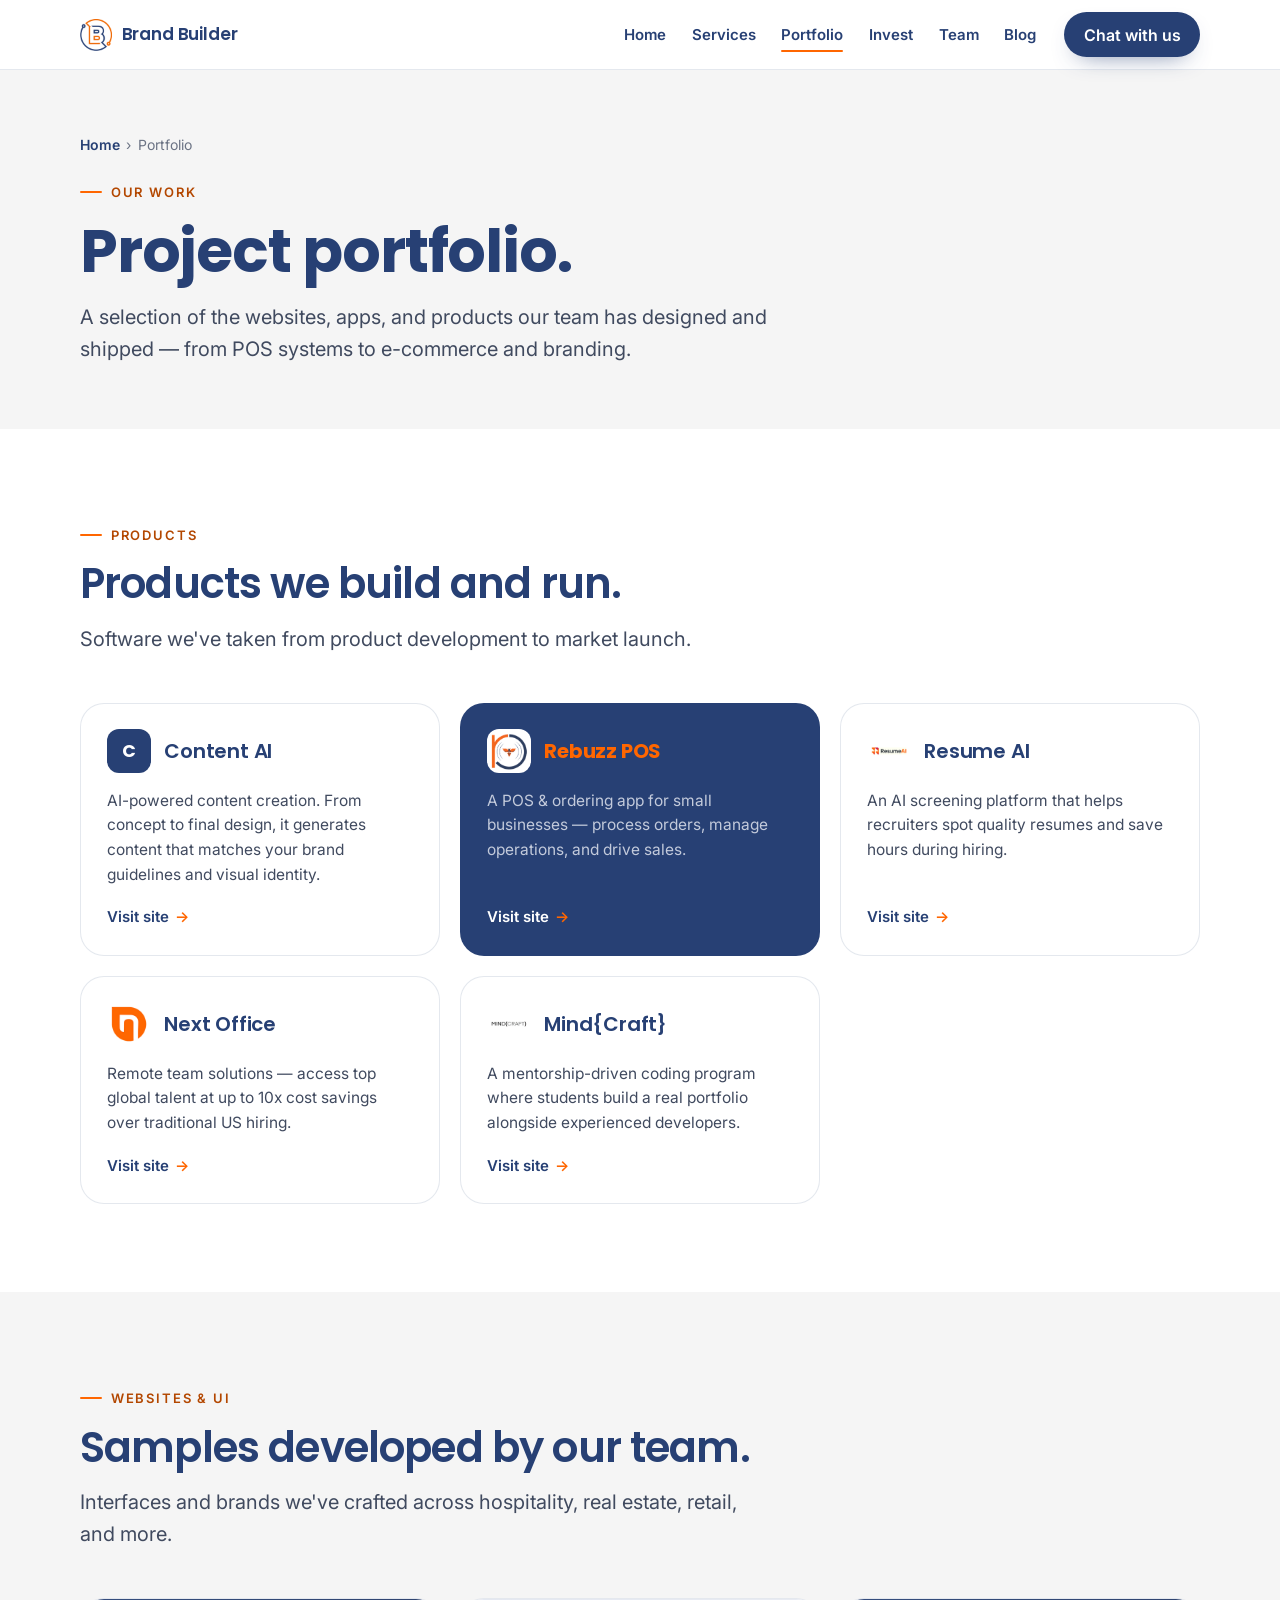
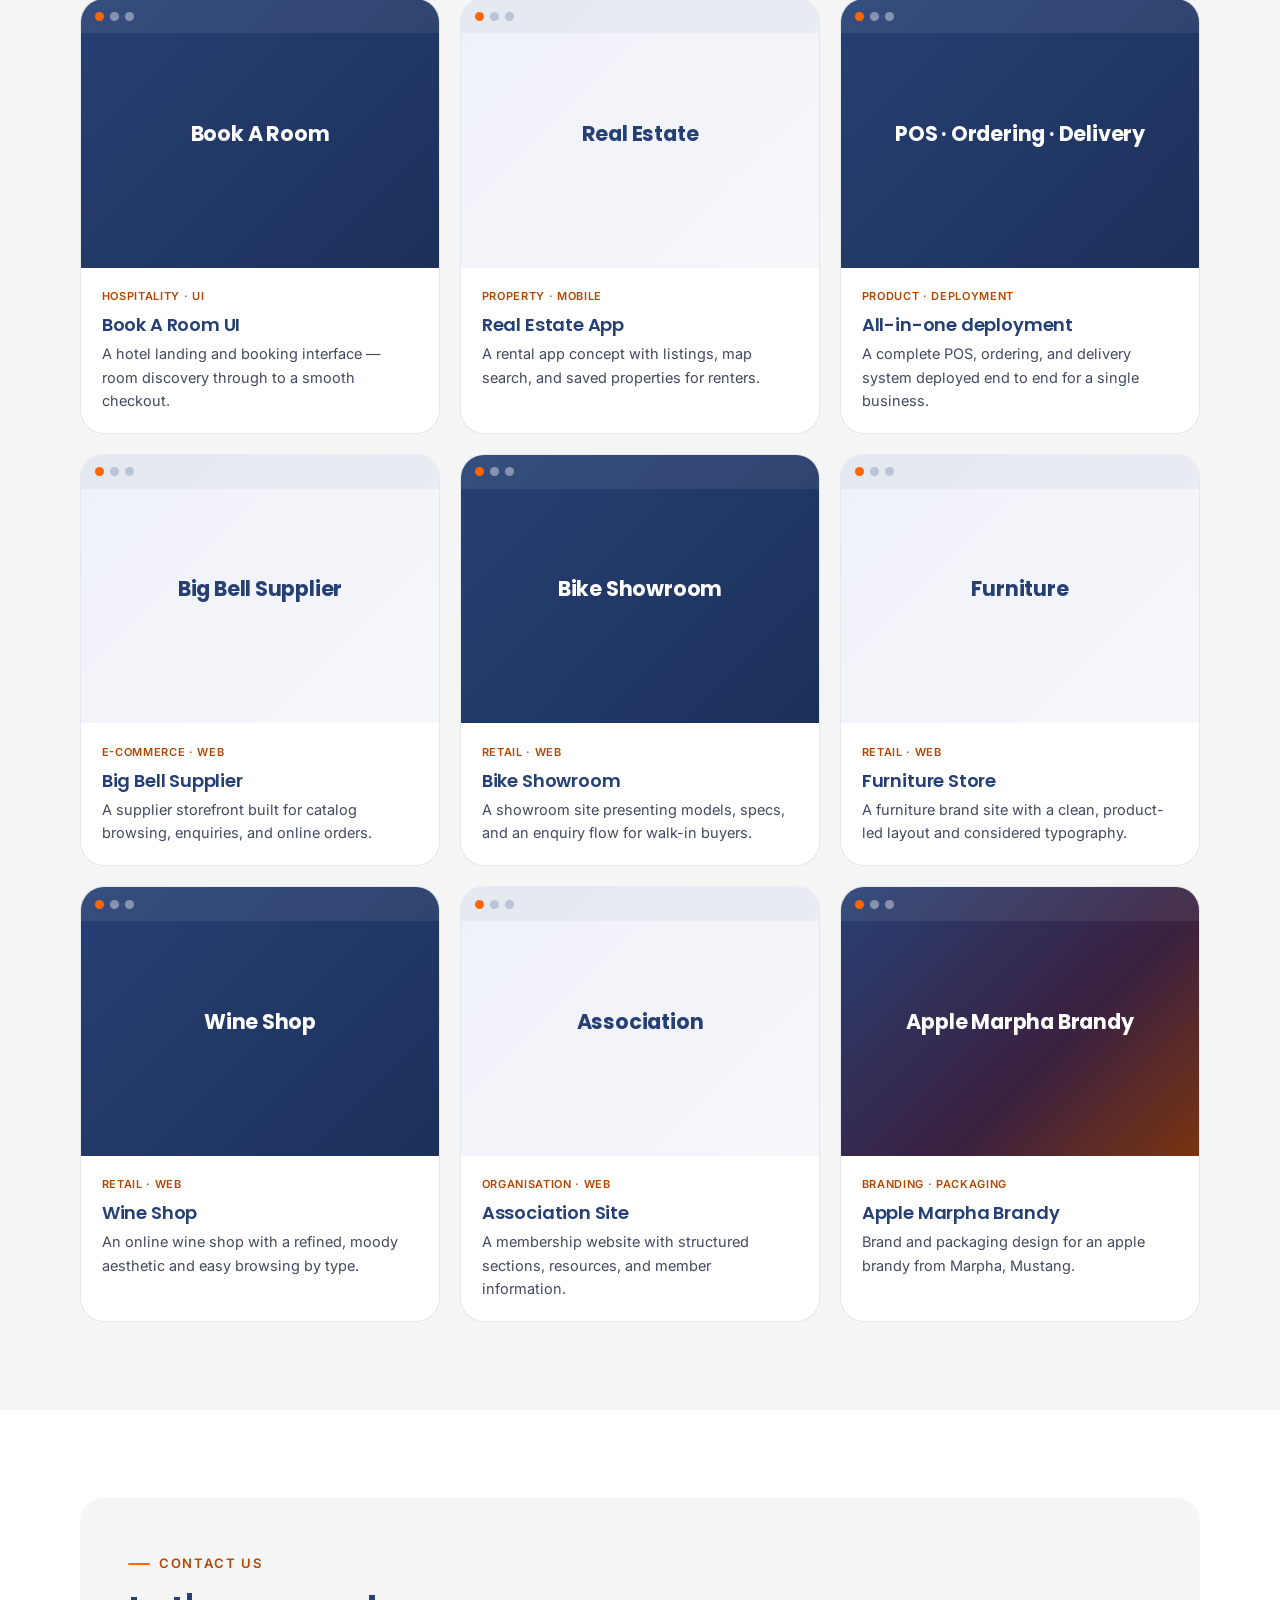
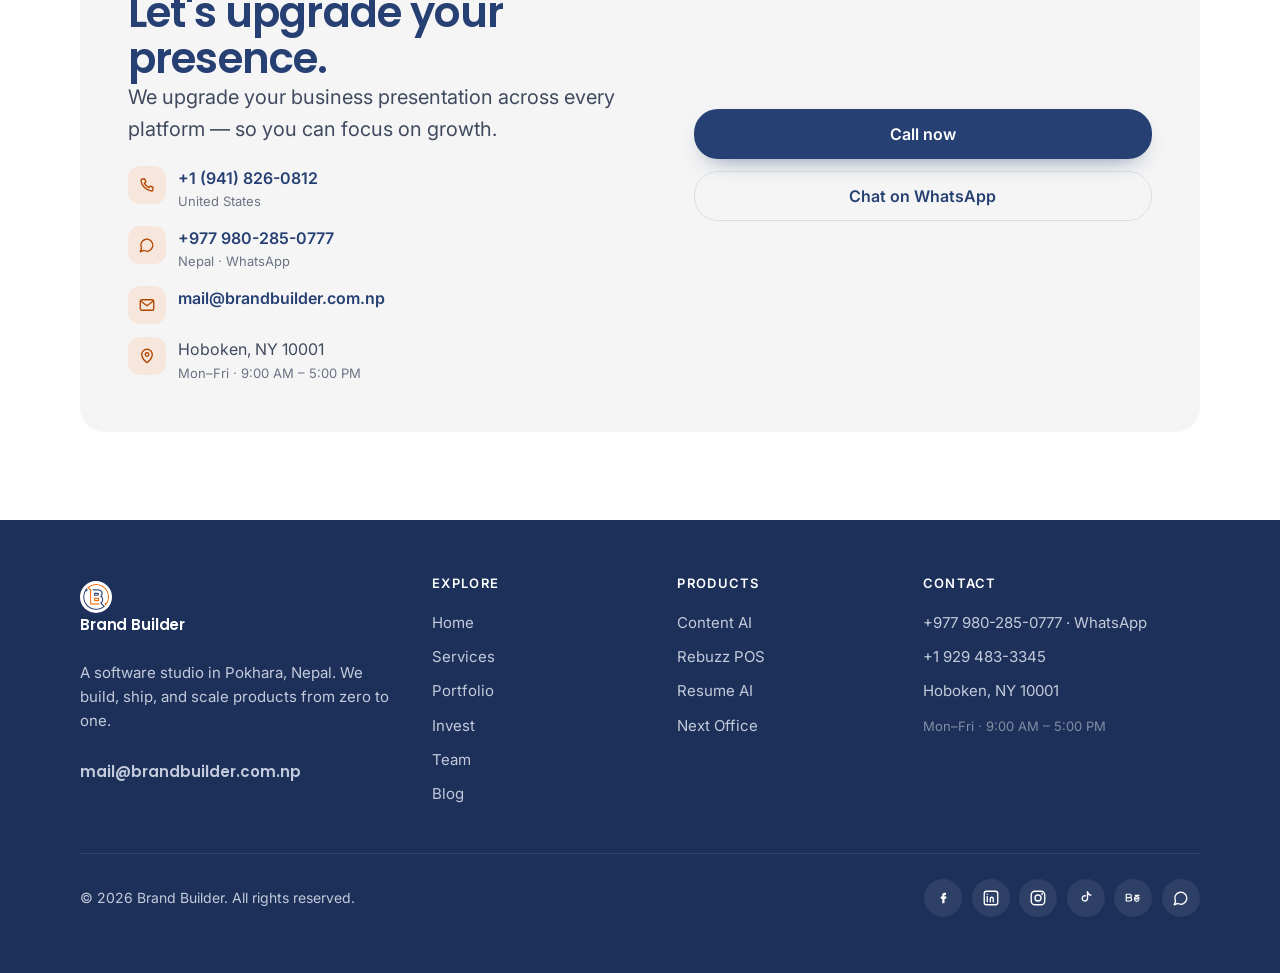
<file: portfolio.html>
<!DOCTYPE html>
<html lang="en">
<head>
<meta charset="UTF-8" />
<meta name="viewport" content="width=device-width, initial-scale=1.0, viewport-fit=cover" />
<title>Portfolio — Brand Builder</title>
<meta name="description" content="Samples of the websites, apps, and products Brand Builder has designed and shipped — POS systems, real-estate apps, e-commerce, and branding." />
<meta name="theme-color" content="#FF6600" />
<link rel="icon" type="image/png" href="images/favicon.png" />
<link rel="preconnect" href="https://fonts.googleapis.com" />
<link rel="preconnect" href="https://fonts.gstatic.com" crossorigin />
<link href="https://fonts.googleapis.com/css2?family=Poppins:wght@500;600;700&family=Inter:wght@400;500;600&display=swap" rel="stylesheet" />
<link rel="stylesheet" href="css/style.css" />
</head>
<body>
<a class="skip" href="#main">Skip to content</a>

<header class="nav" id="nav">
  <div class="container nav__inner">
    <a class="brand" href="index.html" aria-label="Brand Builder home">
      <img class="brand__logo" src="images/logo.png" alt="" aria-hidden="true" />
      Brand Builder
    </a>
    <nav class="nav__links" aria-label="Primary">
      <a href="index.html">Home</a>
      <a href="services.html">Services</a>
      <a href="portfolio.html" aria-current="page">Portfolio</a>
      <a href="invest.html">Invest</a>
      <a href="team.html">Team</a>
      <a href="blog.html">Blog</a>
    </nav>
    <div class="nav__cta"><a class="btn btn--primary" href="https://wa.me/9779802850777" target="_blank" rel="noopener">Chat with us</a></div>
    <button class="nav__toggle" aria-label="Toggle menu" aria-expanded="false" aria-controls="navPanel">
      <svg width="22" height="22" viewBox="0 0 24 24" fill="none" aria-hidden="true"><path d="M4 7h16M4 12h16M4 17h16" stroke="currentColor" stroke-width="2" stroke-linecap="round"/></svg>
    </button>
  </div>
  <div class="nav__panel" id="navPanel">
    <a href="index.html">Home</a>
    <a href="services.html">Services</a>
    <a href="portfolio.html" aria-current="page">Portfolio</a>
    <a href="invest.html">Invest</a>
    <a href="team.html">Team</a>
    <a href="blog.html">Blog</a>
    <a class="btn btn--primary" href="https://wa.me/9779802850777" target="_blank" rel="noopener">Chat with us</a>
  </div>
</header>

<main id="main">
<section class="page-header">
  <div class="container">
    <nav class="breadcrumb" aria-label="Breadcrumb"><a href="index.html">Home</a><span>›</span>Portfolio</nav>
    <p class="eyebrow">Our work</p>
    <h1>Project portfolio.</h1>
    <p class="lead">A selection of the websites, apps, and products our team has designed and shipped — from POS systems to e-commerce and branding.</p>
  </div>
</section>

<!-- Featured products -->
<section class="section">
  <div class="container">
    <div class="head-block reveal">
      <p class="eyebrow">Products</p>
      <h2>Products we build and run.</h2>
      <p class="lead">Software we've taken from product development to market launch.</p>
    </div>
    <div class="grid grid--3">
      <article class="card prod reveal">
        <div class="prod__top"><span class="prod__logo">C</span><h3>Content AI</h3></div>
        <p>AI-powered content creation. From concept to final design, it generates content that matches your brand guidelines and visual identity.</p>
        <a class="prod__link" href="https://rebuzzai.com/" target="_blank" rel="noopener">Visit site <span class="arr">→</span></a>
      </article>
      <article class="card card--dark prod reveal">
        <div class="prod__top"><span class="prod__logo"><img src="images/rebuzz.png" alt="Rebuzz POS" /></span><h3>Rebuzz POS</h3></div>
        <p>A POS &amp; ordering app for small businesses — process orders, manage operations, and drive sales.</p>
        <a class="prod__link" href="https://rebuzzpos.com/" target="_blank" rel="noopener">Visit site <span class="arr">→</span></a>
      </article>
      <article class="card prod reveal">
        <div class="prod__top"><span class="prod__logo"><img src="images/cvai.png" alt="Resume AI" /></span><h3>Resume AI</h3></div>
        <p>An AI screening platform that helps recruiters spot quality resumes and save hours during hiring.</p>
        <a class="prod__link" href="https://cvai.dev/" target="_blank" rel="noopener">Visit site <span class="arr">→</span></a>
      </article>
      <article class="card prod reveal">
        <div class="prod__top"><span class="prod__logo"><img src="images/next-office.png" alt="Next Office" /></span><h3>Next Office</h3></div>
        <p>Remote team solutions — access top global talent at up to 10x cost savings over traditional US hiring.</p>
        <a class="prod__link" href="https://nextoffice.dev/" target="_blank" rel="noopener">Visit site <span class="arr">→</span></a>
      </article>
      <article class="card prod reveal">
        <div class="prod__top"><span class="prod__logo"><img src="images/mindcraft.png" alt="Mind{Craft}" /></span><h3>Mind&#123;Craft&#125;</h3></div>
        <p>A mentorship-driven coding program where students build a real portfolio alongside experienced developers.</p>
        <a class="prod__link" href="https://axon.com.np/" target="_blank" rel="noopener">Visit site <span class="arr">→</span></a>
      </article>
    </div>
  </div>
</section>

<!-- Website & UI samples -->
<section class="band--soft section">
  <div class="container">
    <div class="head-block reveal">
      <p class="eyebrow">Websites &amp; UI</p>
      <h2>Samples developed by our team.</h2>
      <p class="lead">Interfaces and brands we've crafted across hospitality, real estate, retail, and more.</p>
    </div>
    <div class="work-grid">
      <article class="project reveal">
        <div class="shot"><span class="shot__bar"><i></i><i></i><i></i></span><span class="shot__label">Book A Room</span></div>
        <div class="project__body"><div class="project__badge">Hospitality · UI</div><h3>Book A Room UI</h3><p>A hotel landing and booking interface — room discovery through to a smooth checkout.</p></div>
      </article>
      <article class="project reveal">
        <div class="shot shot--light"><span class="shot__bar"><i></i><i></i><i></i></span><span class="shot__label">Real Estate</span></div>
        <div class="project__body"><div class="project__badge">Property · Mobile</div><h3>Real Estate App</h3><p>A rental app concept with listings, map search, and saved properties for renters.</p></div>
      </article>
      <article class="project reveal">
        <div class="shot"><span class="shot__bar"><i></i><i></i><i></i></span><span class="shot__label">POS · Ordering · Delivery</span></div>
        <div class="project__body"><div class="project__badge">Product · Deployment</div><h3>All-in-one deployment</h3><p>A complete POS, ordering, and delivery system deployed end to end for a single business.</p></div>
      </article>
      <article class="project reveal">
        <div class="shot shot--light"><span class="shot__bar"><i></i><i></i><i></i></span><span class="shot__label">Big Bell Supplier</span></div>
        <div class="project__body"><div class="project__badge">E-commerce · Web</div><h3>Big Bell Supplier</h3><p>A supplier storefront built for catalog browsing, enquiries, and online orders.</p></div>
      </article>
      <article class="project reveal">
        <div class="shot"><span class="shot__bar"><i></i><i></i><i></i></span><span class="shot__label">Bike Showroom</span></div>
        <div class="project__body"><div class="project__badge">Retail · Web</div><h3>Bike Showroom</h3><p>A showroom site presenting models, specs, and an enquiry flow for walk-in buyers.</p></div>
      </article>
      <article class="project reveal">
        <div class="shot shot--light"><span class="shot__bar"><i></i><i></i><i></i></span><span class="shot__label">Furniture</span></div>
        <div class="project__body"><div class="project__badge">Retail · Web</div><h3>Furniture Store</h3><p>A furniture brand site with a clean, product-led layout and considered typography.</p></div>
      </article>
      <article class="project reveal">
        <div class="shot"><span class="shot__bar"><i></i><i></i><i></i></span><span class="shot__label">Wine Shop</span></div>
        <div class="project__body"><div class="project__badge">Retail · Web</div><h3>Wine Shop</h3><p>An online wine shop with a refined, moody aesthetic and easy browsing by type.</p></div>
      </article>
      <article class="project reveal">
        <div class="shot shot--light"><span class="shot__bar"><i></i><i></i><i></i></span><span class="shot__label">Association</span></div>
        <div class="project__body"><div class="project__badge">Organisation · Web</div><h3>Association Site</h3><p>A membership website with structured sections, resources, and member information.</p></div>
      </article>
      <article class="project reveal">
        <div class="shot shot--orange"><span class="shot__bar"><i></i><i></i><i></i></span><span class="shot__label">Apple Marpha Brandy</span></div>
        <div class="project__body"><div class="project__badge">Branding · Packaging</div><h3>Apple Marpha Brandy</h3><p>Brand and packaging design for an apple brandy from Marpha, Mustang.</p></div>
      </article>
    </div>
  </div>
</section>

<!-- Contact -->
<section class="section">
  <div class="container">
    <div class="contact reveal">
      <div class="contact__grid">
        <div>
          <p class="eyebrow">Contact us</p>
          <h2>Let's upgrade your presence.</h2>
          <p class="lead">We upgrade your business presentation across every platform — so you can focus on growth.</p>
          <ul class="contact__list">
            <li><span class="ic" aria-hidden="true"><svg width="18" height="18" viewBox="0 0 24 24" fill="none"><path d="M6 4h3l1.5 4-2 1.5a12 12 0 0 0 6 6l1.5-2 4 1.5v3a2 2 0 0 1-2 2A16 16 0 0 1 4 6a2 2 0 0 1 2-2z" stroke="currentColor" stroke-width="1.8" stroke-linejoin="round"/></svg></span><span><a href="tel:+19418260812">+1 (941) 826-0812</a><small>United States</small></span></li>
            <li><span class="ic" aria-hidden="true"><svg width="18" height="18" viewBox="0 0 24 24" fill="none"><path d="M3 21l1.7-5A8 8 0 1 1 8 19.3L3 21z" stroke="currentColor" stroke-width="1.8" stroke-linejoin="round"/></svg></span><span><a href="https://wa.me/9779802850777" target="_blank" rel="noopener">+977 980-285-0777</a><small>Nepal · WhatsApp</small></span></li>
            <li><span class="ic" aria-hidden="true"><svg width="18" height="18" viewBox="0 0 24 24" fill="none"><rect x="3" y="5" width="18" height="14" rx="2" stroke="currentColor" stroke-width="1.8"/><path d="M4 7l8 6 8-6" stroke="currentColor" stroke-width="1.8" stroke-linecap="round" stroke-linejoin="round"/></svg></span><span><a href="mailto:mail@brandbuilder.com.np">mail@brandbuilder.com.np</a></span></li>
            <li><span class="ic" aria-hidden="true"><svg width="18" height="18" viewBox="0 0 24 24" fill="none"><path d="M12 21s7-5.5 7-11a7 7 0 1 0-14 0c0 5.5 7 11 7 11z" stroke="currentColor" stroke-width="1.8" stroke-linejoin="round"/><circle cx="12" cy="10" r="2.4" stroke="currentColor" stroke-width="1.8"/></svg></span><span>Hoboken, NY 10001<small>Mon–Fri · 9:00 AM – 5:00 PM</small></span></li>
          </ul>
        </div>
        <div class="contact__cta">
          <a class="btn btn--primary" href="tel:+19418260812">Call now</a>
          <a class="btn btn--ghost" href="https://wa.me/9779802850777" target="_blank" rel="noopener">Chat on WhatsApp</a>
        </div>
      </div>
    </div>
  </div>
</section>
</main>

<footer class="footer">
  <div class="container">
    <div class="footer__top">
      <div class="footer__brand footer__col">
        <a class="brand" href="index.html"><img class="brand__logo brand__logo--footer" src="images/logo.png" alt="" aria-hidden="true" /> Brand Builder</a>
        <p>A software studio in Pokhara, Nepal. We build, ship, and scale products from zero to one.</p>
        <a class="footer__mail" href="mailto:mail@brandbuilder.com.np">mail@brandbuilder.com.np</a>
      </div>
      <div class="footer__col">
        <h4>Explore</h4>
        <a href="index.html">Home</a><a href="services.html">Services</a><a href="portfolio.html">Portfolio</a><a href="invest.html">Invest</a><a href="team.html">Team</a><a href="blog.html">Blog</a>
      </div>
      <div class="footer__col">
        <h4>Products</h4>
        <a href="https://rebuzzai.com/" target="_blank" rel="noopener">Content AI</a>
        <a href="https://rebuzzpos.com/" target="_blank" rel="noopener">Rebuzz POS</a>
        <a href="https://cvai.dev/" target="_blank" rel="noopener">Resume AI</a>
        <a href="https://nextoffice.dev/" target="_blank" rel="noopener">Next Office</a>
      </div>
      <div class="footer__col">
        <h4>Contact</h4>
        <a href="https://wa.me/9779802850777" target="_blank" rel="noopener">+977 980-285-0777 · WhatsApp</a>
        <a href="tel:+19294833345">+1 929 483-3345</a>
        <p>Hoboken, NY 10001</p>
        <p><small>Mon–Fri · 9:00 AM – 5:00 PM</small></p>
      </div>
    </div>
    <div class="footer__bottom">
      <span>© <span data-year></span> Brand Builder. All rights reserved.</span>
      <div class="footer__social">
        <a href="https://www.facebook.com/brandbuildernepal" target="_blank" rel="noopener" aria-label="Facebook"><svg width="18" height="18" viewBox="0 0 24 24" fill="none"><path d="M14 8h2V5h-2c-1.7 0-3 1.3-3 3v2H9v3h2v6h3v-6h2.2l.3-3H14v-1.5c0-.3.2-.5.5-.5z" fill="currentColor"/></svg></a>
        <a href="https://www.linkedin.com/company/brand-builder-nepal/" target="_blank" rel="noopener" aria-label="LinkedIn"><svg width="18" height="18" viewBox="0 0 24 24" fill="none"><rect x="3" y="3" width="18" height="18" rx="3" stroke="currentColor" stroke-width="1.8"/><path d="M7 10v7M7 7v.01M11 17v-4a2 2 0 0 1 4 0v4" stroke="currentColor" stroke-width="1.8" stroke-linecap="round" stroke-linejoin="round"/></svg></a>
        <a href="https://www.instagram.com/brandbuilder.nepal/" target="_blank" rel="noopener" aria-label="Instagram"><svg width="18" height="18" viewBox="0 0 24 24" fill="none"><rect x="3" y="3" width="18" height="18" rx="5" stroke="currentColor" stroke-width="1.8"/><circle cx="12" cy="12" r="4" stroke="currentColor" stroke-width="1.8"/><circle cx="17.5" cy="6.5" r="1.3" fill="currentColor"/></svg></a>
        <a href="https://www.tiktok.com/@bb.vibes0" target="_blank" rel="noopener" aria-label="TikTok"><svg width="18" height="18" viewBox="0 0 24 24" fill="none"><path d="M14 4v8.5a3.5 3.5 0 1 1-3-3.46" stroke="currentColor" stroke-width="1.8" stroke-linecap="round" stroke-linejoin="round"/><path d="M14 4c.5 2.5 2 4 4.5 4.2" stroke="currentColor" stroke-width="1.8" stroke-linecap="round" stroke-linejoin="round"/></svg></a>
        <a href="https://www.behance.net/brandbuilder2021" target="_blank" rel="noopener" aria-label="Behance"><svg width="18" height="18" viewBox="0 0 24 24" fill="none"><path d="M3 7h4.5a2.2 2.2 0 0 1 0 4.4H3zM3 11.4h5a2.3 2.3 0 0 1 0 4.6H3zM15 8.5h5M14 14c.3 1.6 1.5 2.4 3 2.4 1.1 0 1.9-.4 2.4-1.1M14 13.2a3 3 0 1 1 6 0z" stroke="currentColor" stroke-width="1.6" stroke-linecap="round" stroke-linejoin="round"/></svg></a>
        <a href="https://wa.me/9779802850777" target="_blank" rel="noopener" aria-label="WhatsApp"><svg width="18" height="18" viewBox="0 0 24 24" fill="none"><path d="M3 21l1.7-5A8 8 0 1 1 8 19.3L3 21z" stroke="currentColor" stroke-width="1.8" stroke-linejoin="round"/></svg></a>
      </div>
    </div>
  </div>
</footer>

<script src="js/utils.js" defer></script>
<script src="js/main.js" defer></script>
</body>
</html>
</file>
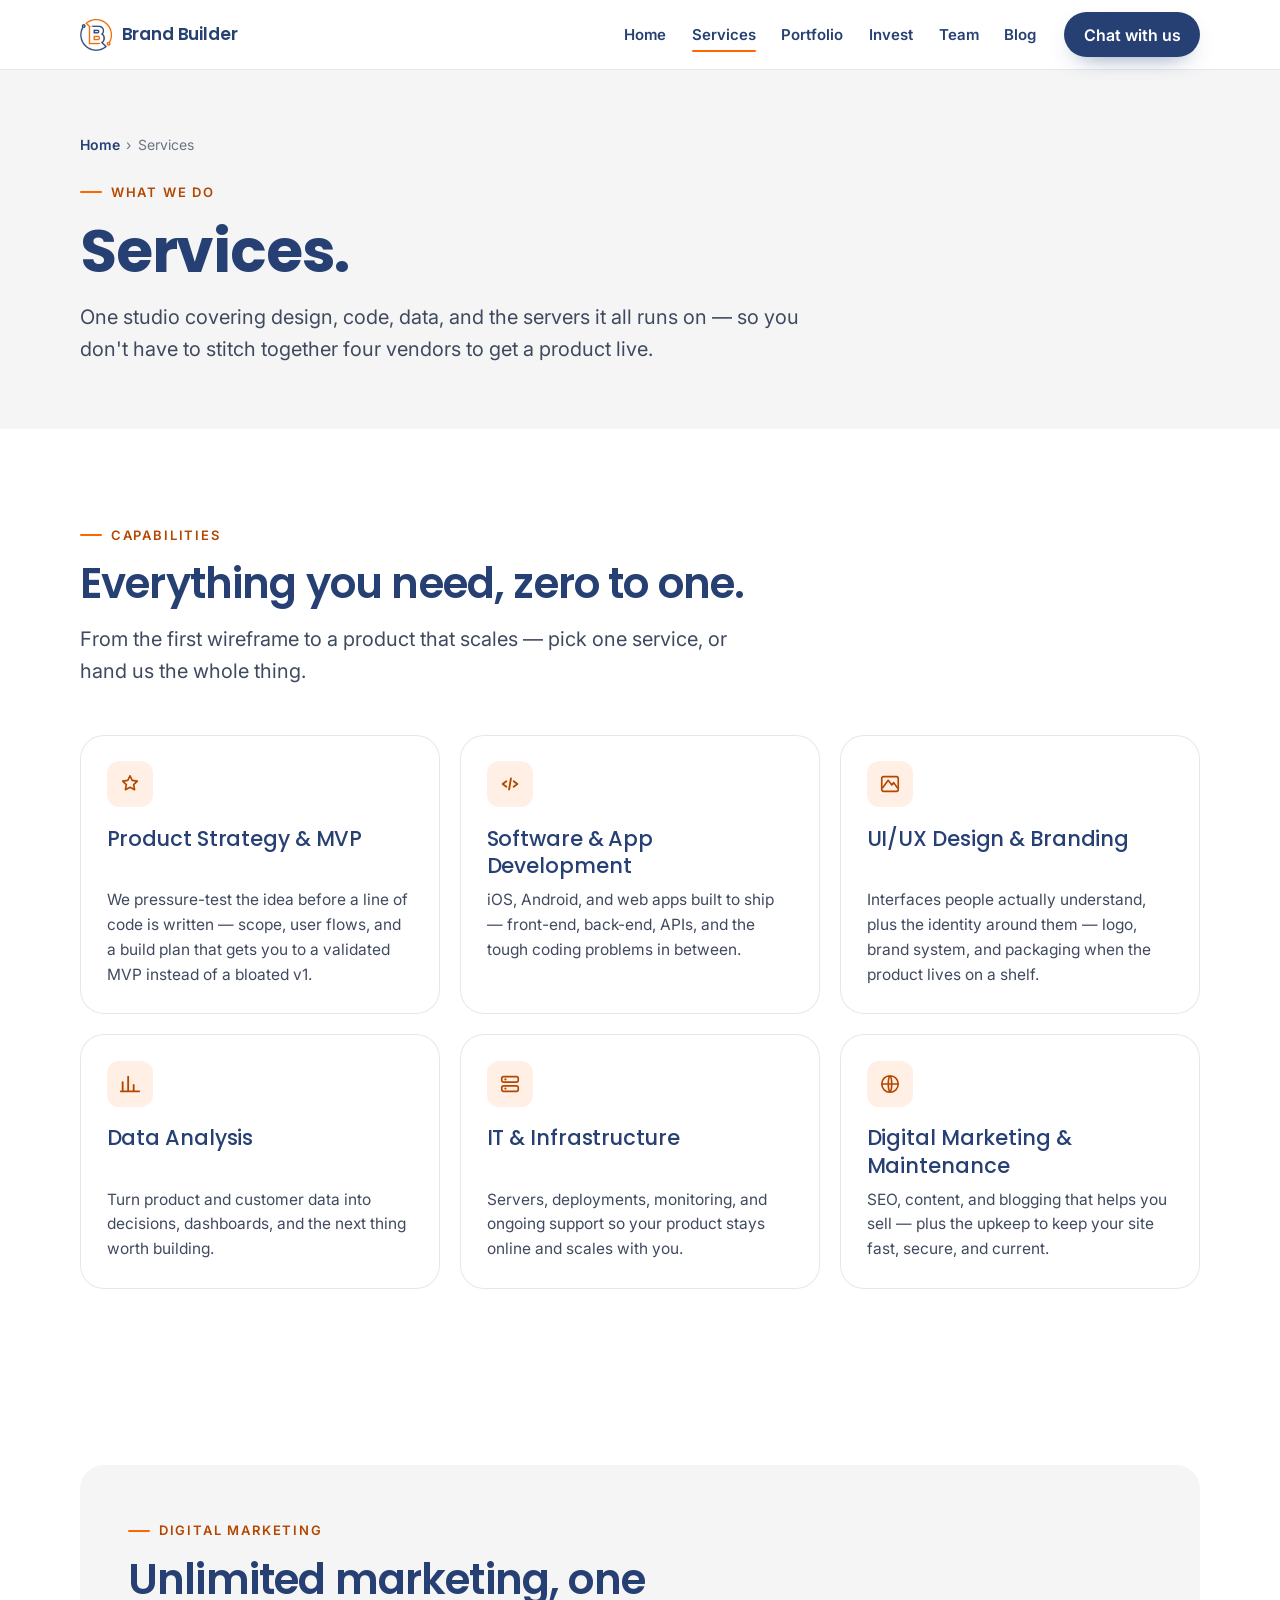
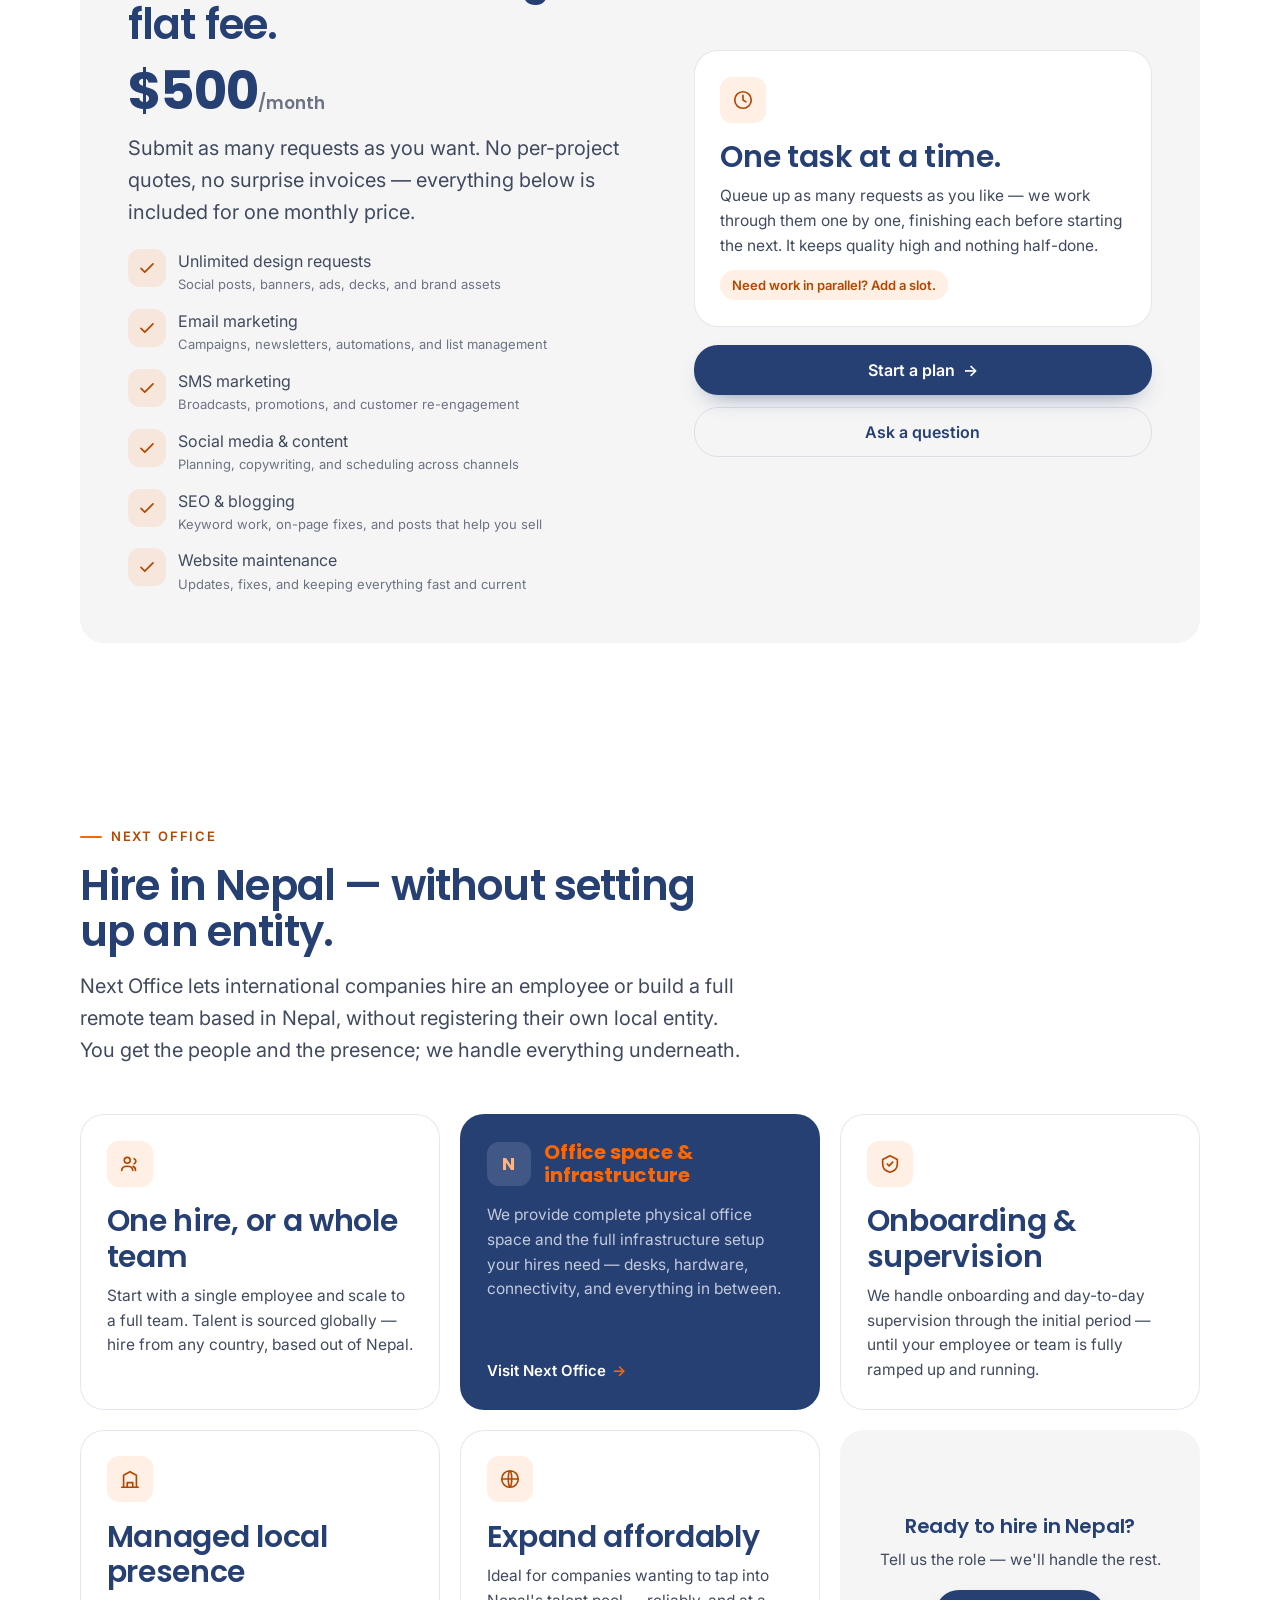
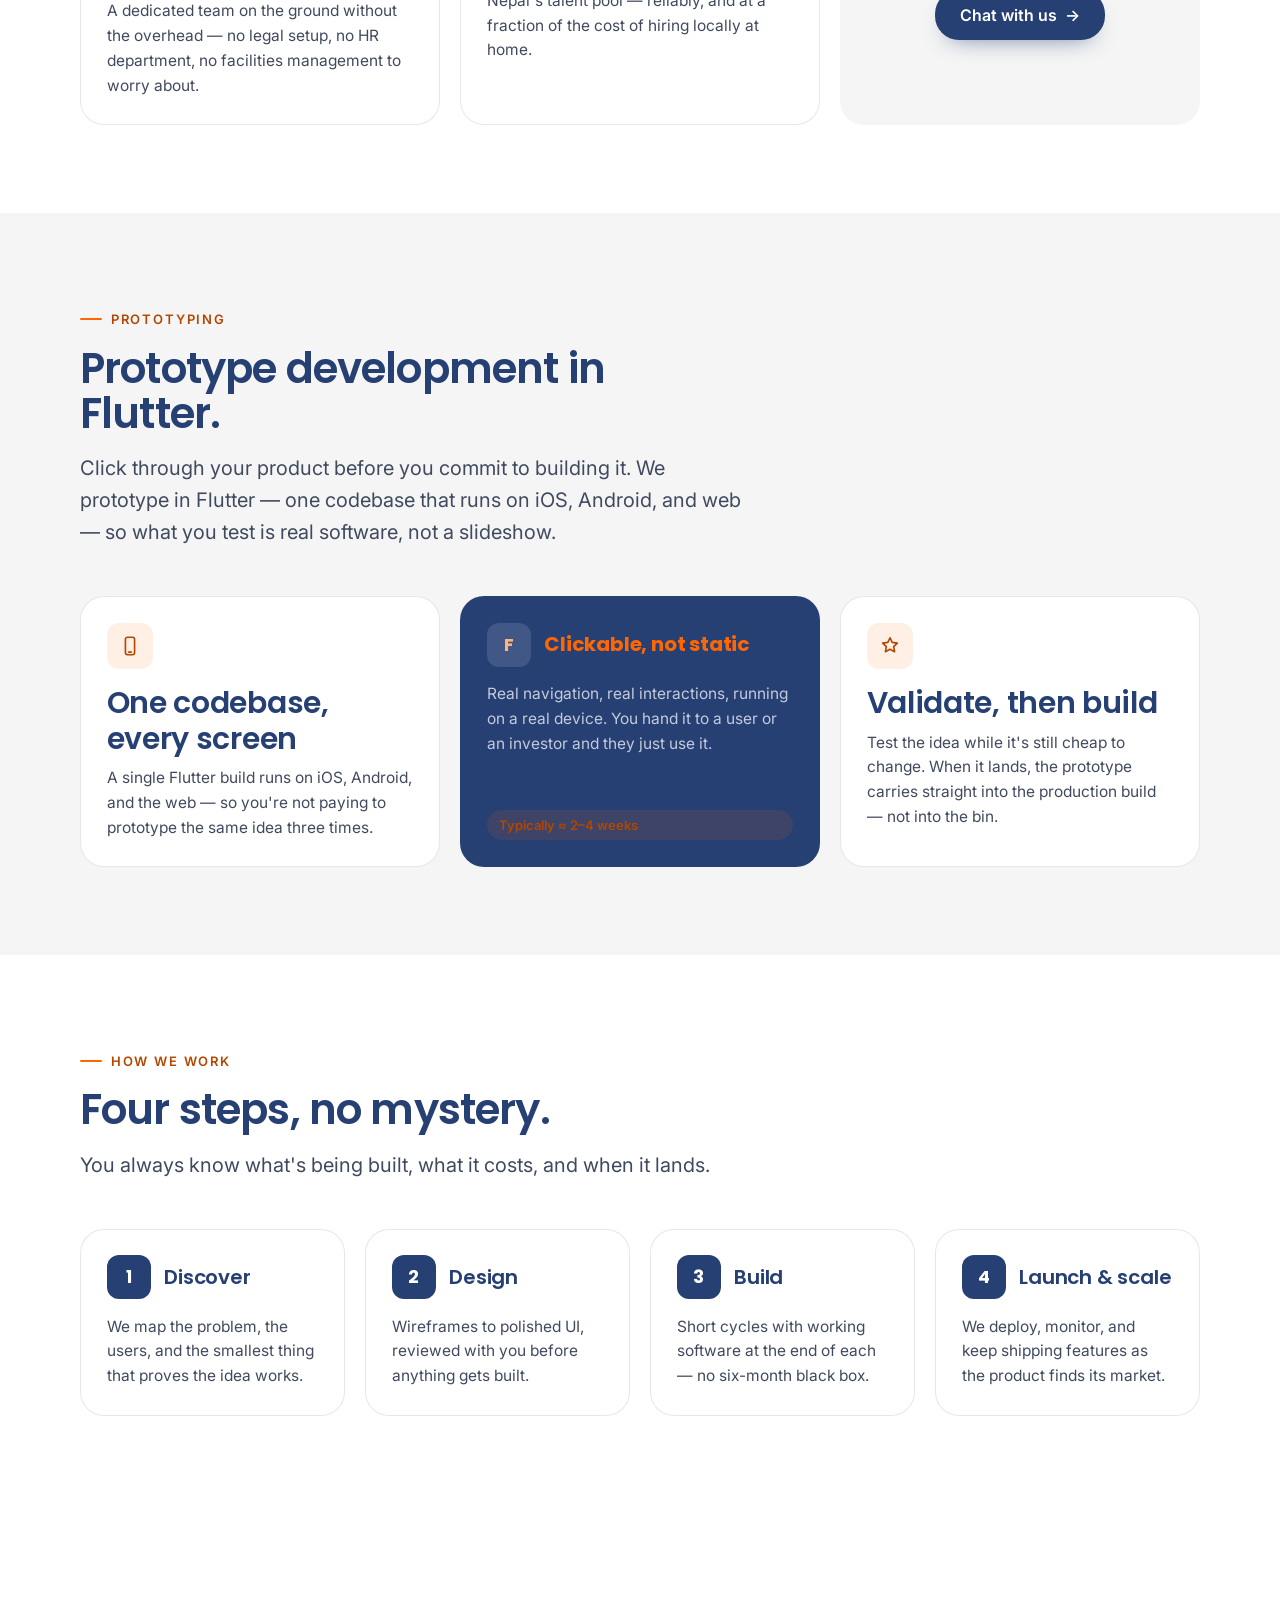
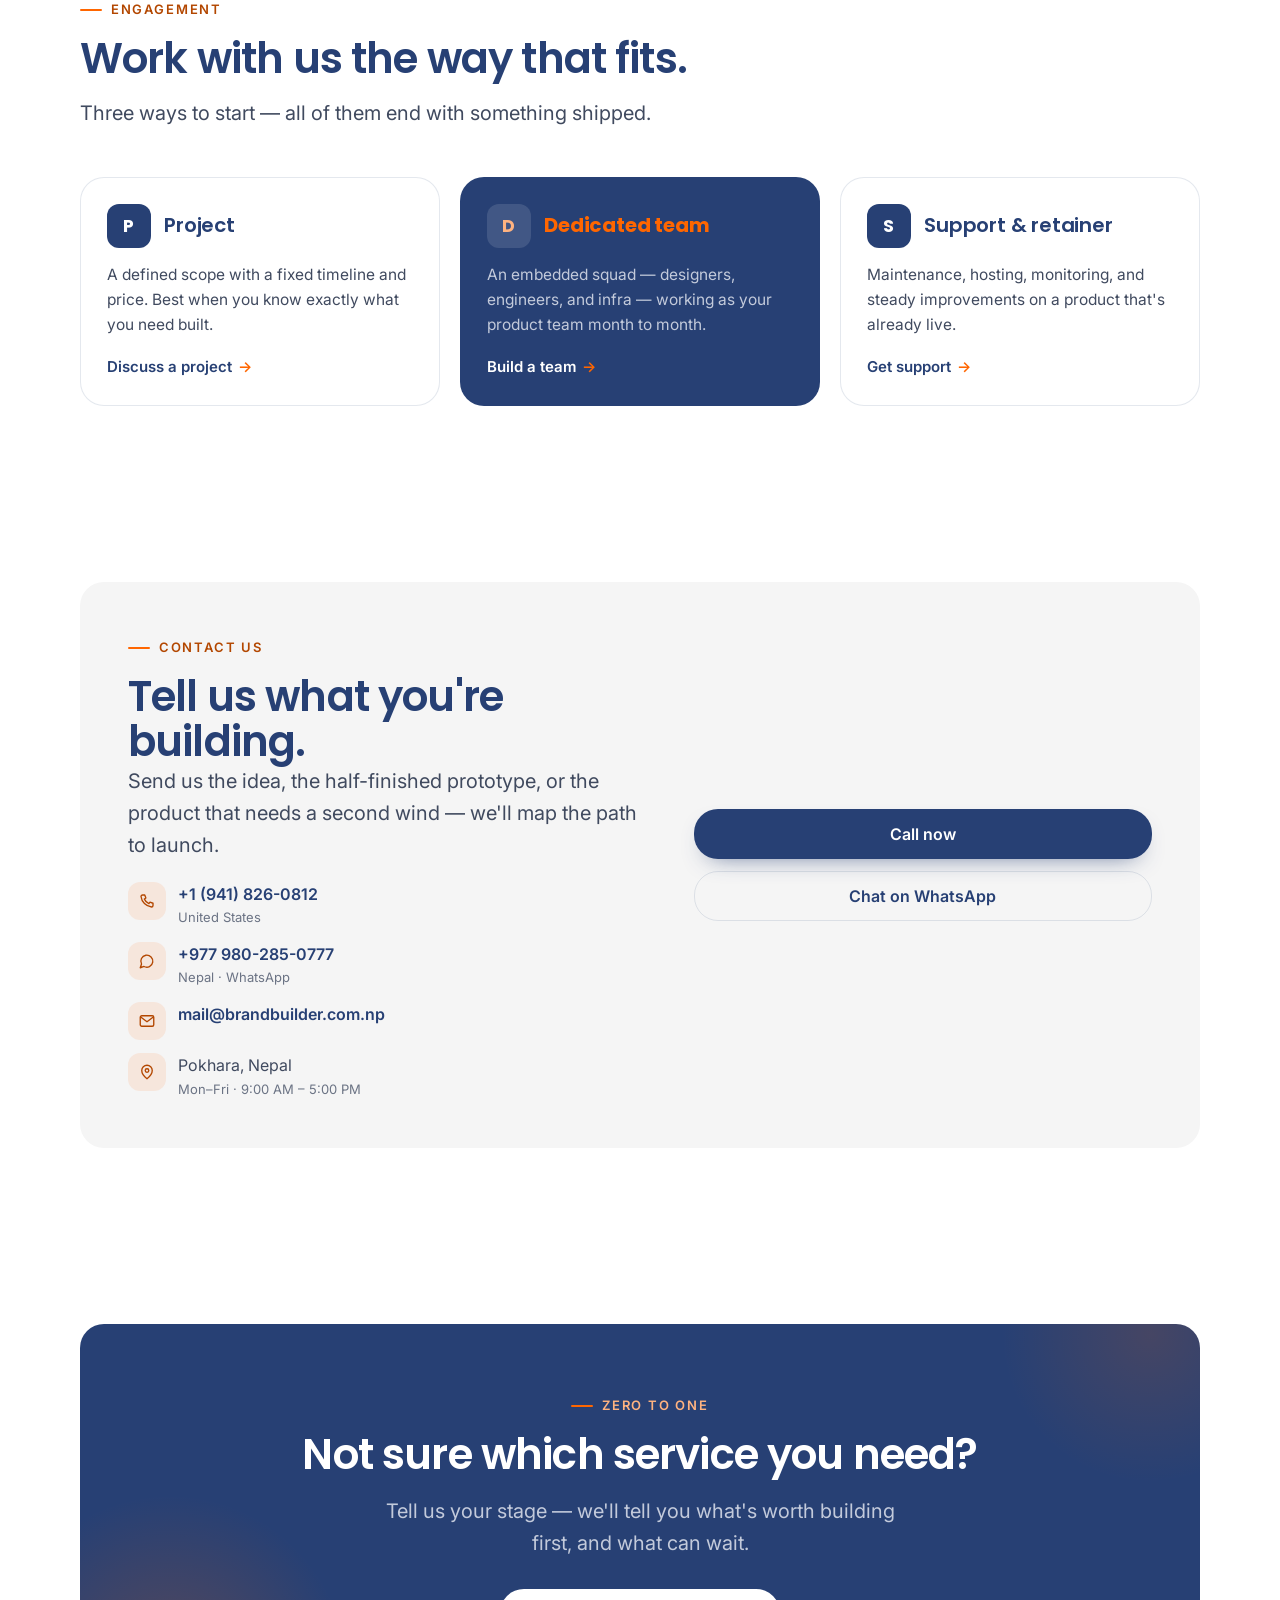
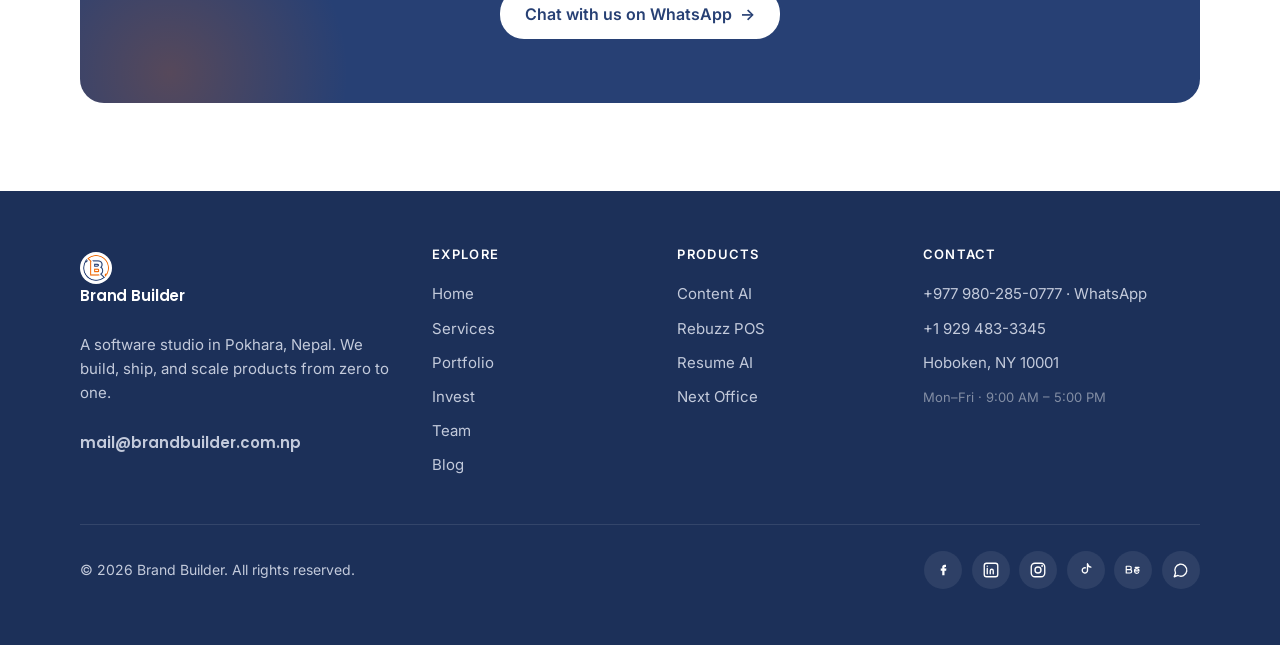
<file: services.html>
<!DOCTYPE html>
<html lang="en">
<head>
<meta charset="UTF-8" />
<meta name="viewport" content="width=device-width, initial-scale=1.0, viewport-fit=cover" />
<title>Services — Brand Builder</title>
<meta name="description" content="What Brand Builder does — product strategy, software and app development, UI/UX and branding, data analysis, IT infrastructure, and digital marketing. One studio, zero to one." />
<meta name="theme-color" content="#FF6600" />
<meta property="og:title" content="Services — Brand Builder" />
<meta property="og:description" content="Design, engineering, data, and infrastructure — everything you need to take a product from zero to one." />
<meta property="og:type" content="website" />
<link rel="icon" type="image/png" href="images/favicon.png" />
<link rel="preconnect" href="https://fonts.googleapis.com" />
<link rel="preconnect" href="https://fonts.gstatic.com" crossorigin />
<link href="https://fonts.googleapis.com/css2?family=Poppins:wght@500;600;700&family=Inter:wght@400;500;600&display=swap" rel="stylesheet" />
<link rel="stylesheet" href="css/style.css" />
</head>
<body>
<a class="skip" href="#main">Skip to content</a>

<header class="nav" id="nav">
  <div class="container nav__inner">
    <a class="brand" href="index.html" aria-label="Brand Builder home">
      <img class="brand__logo" src="images/logo.png" alt="" aria-hidden="true" />
      Brand Builder
    </a>
    <nav class="nav__links" aria-label="Primary">
      <a href="index.html">Home</a>
      <a href="services.html" aria-current="page">Services</a>
      <a href="portfolio.html">Portfolio</a>
      <a href="invest.html">Invest</a>
      <a href="team.html">Team</a>
      <a href="blog.html">Blog</a>
    </nav>
    <div class="nav__cta"><a class="btn btn--primary" href="https://wa.me/9779802850777" target="_blank" rel="noopener">Chat with us</a></div>
    <button class="nav__toggle" aria-label="Toggle menu" aria-expanded="false" aria-controls="navPanel">
      <svg width="22" height="22" viewBox="0 0 24 24" fill="none" aria-hidden="true"><path d="M4 7h16M4 12h16M4 17h16" stroke="currentColor" stroke-width="2" stroke-linecap="round"/></svg>
    </button>
  </div>
  <div class="nav__panel" id="navPanel">
    <a href="index.html">Home</a>
    <a href="services.html" aria-current="page">Services</a>
    <a href="portfolio.html">Portfolio</a>
    <a href="invest.html">Invest</a>
    <a href="team.html">Team</a>
    <a href="blog.html">Blog</a>
    <a class="btn btn--primary" href="https://wa.me/9779802850777" target="_blank" rel="noopener">Chat with us</a>
  </div>
</header>

<main id="main">
<section class="page-header">
  <div class="container">
    <nav class="breadcrumb" aria-label="Breadcrumb"><a href="index.html">Home</a><span>›</span>Services</nav>
    <p class="eyebrow">What we do</p>
    <h1>Services.</h1>
    <p class="lead">One studio covering design, code, data, and the servers it all runs on — so you don't have to stitch together four vendors to get a product live.</p>
  </div>
</section>

<!-- Core services -->
<section class="section" id="services">
  <div class="container">
    <div class="head-block reveal">
      <p class="eyebrow">Capabilities</p>
      <h2>Everything you need, zero to one.</h2>
      <p class="lead">From the first wireframe to a product that scales — pick one service, or hand us the whole thing.</p>
    </div>
    <div class="grid grid--3">

      <article class="card reveal">
        <div class="card__icon" aria-hidden="true"><svg width="22" height="22" viewBox="0 0 24 24" fill="none"><path d="M12 3l2.4 5 5.6.8-4 3.9 1 5.5-5-2.6-5 2.6 1-5.5-4-3.9 5.6-.8L12 3z" stroke="currentColor" stroke-width="1.8" stroke-linejoin="round"/></svg></div>
        <h3>Product Strategy &amp; MVP</h3>
        <p>We pressure-test the idea before a line of code is written — scope, user flows, and a build plan that gets you to a validated MVP instead of a bloated v1.</p>
      </article>

      <article class="card reveal">
        <div class="card__icon" aria-hidden="true"><svg width="22" height="22" viewBox="0 0 24 24" fill="none"><path d="M8 9l-4 3 4 3M16 9l4 3-4 3M13 6l-2 12" stroke="currentColor" stroke-width="2" stroke-linecap="round" stroke-linejoin="round"/></svg></div>
        <h3>Software &amp; App Development</h3>
        <p>iOS, Android, and web apps built to ship — front-end, back-end, APIs, and the tough coding problems in between.</p>
      </article>

      <article class="card reveal">
        <div class="card__icon" aria-hidden="true"><svg width="22" height="22" viewBox="0 0 24 24" fill="none"><path d="M4 16l6-8 4 5 2-2.5L20 16" stroke="currentColor" stroke-width="1.8" stroke-linecap="round" stroke-linejoin="round"/><rect x="3" y="4" width="18" height="16" rx="2" stroke="currentColor" stroke-width="1.8"/></svg></div>
        <h3>UI/UX Design &amp; Branding</h3>
        <p>Interfaces people actually understand, plus the identity around them — logo, brand system, and packaging when the product lives on a shelf.</p>
      </article>

      <article class="card reveal">
        <div class="card__icon" aria-hidden="true"><svg width="22" height="22" viewBox="0 0 24 24" fill="none"><path d="M4 20V10M10 20V4M16 20v-7M22 20H2" stroke="currentColor" stroke-width="2" stroke-linecap="round" stroke-linejoin="round"/></svg></div>
        <h3>Data Analysis</h3>
        <p>Turn product and customer data into decisions, dashboards, and the next thing worth building.</p>
      </article>

      <article class="card reveal">
        <div class="card__icon" aria-hidden="true"><svg width="22" height="22" viewBox="0 0 24 24" fill="none"><rect x="3" y="4" width="18" height="6" rx="2" stroke="currentColor" stroke-width="1.8"/><rect x="3" y="14" width="18" height="6" rx="2" stroke="currentColor" stroke-width="1.8"/><path d="M7 7h.01M7 17h.01" stroke="currentColor" stroke-width="2.4" stroke-linecap="round"/></svg></div>
        <h3>IT &amp; Infrastructure</h3>
        <p>Servers, deployments, monitoring, and ongoing support so your product stays online and scales with you.</p>
      </article>

      <article class="card reveal">
        <div class="card__icon" aria-hidden="true"><svg width="22" height="22" viewBox="0 0 24 24" fill="none"><path d="M3 12a9 9 0 1 0 18 0 9 9 0 0 0-18 0zM3 12h18M12 3c2.5 2.5 2.5 15 0 18M12 3c-2.5 2.5-2.5 15 0 18" stroke="currentColor" stroke-width="1.8" stroke-linecap="round" stroke-linejoin="round"/></svg></div>
        <h3>Digital Marketing &amp; Maintenance</h3>
        <p>SEO, content, and blogging that helps you sell — plus the upkeep to keep your site fast, secure, and current.</p>
      </article>

    </div>
  </div>
</section>

<!-- Digital marketing plan -->
<section class="section" id="marketing-plan">
  <div class="container">
    <div class="contact reveal">
      <div class="contact__grid">
        <div>
          <p class="eyebrow">Digital marketing</p>
          <h2>Unlimited marketing, one flat fee.</h2>
          <div style="font-family:Poppins,sans-serif;font-weight:700;font-size:clamp(2.5rem,2rem + 2vw,3.25rem);color:var(--navy);line-height:1;letter-spacing:-.02em;margin-top:1.1rem;">$500<span style="font-size:1.0625rem;font-weight:600;color:var(--mute);letter-spacing:0;">/month</span></div>
          <p class="lead" style="margin-top:.9rem;">Submit as many requests as you want. No per-project quotes, no surprise invoices — everything below is included for one monthly price.</p>
          <ul class="contact__list">
            <li><span class="ic" aria-hidden="true"><svg width="18" height="18" viewBox="0 0 24 24" fill="none"><path d="M4 12.5l5 5L20 6.5" stroke="currentColor" stroke-width="2.2" stroke-linecap="round" stroke-linejoin="round"/></svg></span><span>Unlimited design requests<small>Social posts, banners, ads, decks, and brand assets</small></span></li>
            <li><span class="ic" aria-hidden="true"><svg width="18" height="18" viewBox="0 0 24 24" fill="none"><path d="M4 12.5l5 5L20 6.5" stroke="currentColor" stroke-width="2.2" stroke-linecap="round" stroke-linejoin="round"/></svg></span><span>Email marketing<small>Campaigns, newsletters, automations, and list management</small></span></li>
            <li><span class="ic" aria-hidden="true"><svg width="18" height="18" viewBox="0 0 24 24" fill="none"><path d="M4 12.5l5 5L20 6.5" stroke="currentColor" stroke-width="2.2" stroke-linecap="round" stroke-linejoin="round"/></svg></span><span>SMS marketing<small>Broadcasts, promotions, and customer re-engagement</small></span></li>
            <li><span class="ic" aria-hidden="true"><svg width="18" height="18" viewBox="0 0 24 24" fill="none"><path d="M4 12.5l5 5L20 6.5" stroke="currentColor" stroke-width="2.2" stroke-linecap="round" stroke-linejoin="round"/></svg></span><span>Social media &amp; content<small>Planning, copywriting, and scheduling across channels</small></span></li>
            <li><span class="ic" aria-hidden="true"><svg width="18" height="18" viewBox="0 0 24 24" fill="none"><path d="M4 12.5l5 5L20 6.5" stroke="currentColor" stroke-width="2.2" stroke-linecap="round" stroke-linejoin="round"/></svg></span><span>SEO &amp; blogging<small>Keyword work, on-page fixes, and posts that help you sell</small></span></li>
            <li><span class="ic" aria-hidden="true"><svg width="18" height="18" viewBox="0 0 24 24" fill="none"><path d="M4 12.5l5 5L20 6.5" stroke="currentColor" stroke-width="2.2" stroke-linecap="round" stroke-linejoin="round"/></svg></span><span>Website maintenance<small>Updates, fixes, and keeping everything fast and current</small></span></li>
          </ul>
        </div>

        <div class="contact__cta">
          <article class="card" style="margin-bottom:.4rem;">
            <div class="card__icon" aria-hidden="true"><svg width="22" height="22" viewBox="0 0 24 24" fill="none"><circle cx="12" cy="12" r="9" stroke="currentColor" stroke-width="1.8"/><path d="M12 7v5l3.2 2" stroke="currentColor" stroke-width="1.8" stroke-linecap="round" stroke-linejoin="round"/></svg></div>
            <h3>One task at a time.</h3>
            <p>Queue up as many requests as you like — we work through them one by one, finishing each before starting the next. It keeps quality high and nothing half-done.</p>
            <span class="badge">Need work in parallel? Add a slot.</span>
          </article>
          <a class="btn btn--primary" href="https://wa.me/9779802850777" target="_blank" rel="noopener">Start a plan <span class="arr">→</span></a>
          <a class="btn btn--ghost" href="mailto:mail@brandbuilder.com.np">Ask a question</a>
        </div>
      </div>
    </div>
  </div>
</section>

<!-- Next Office -->
<section class="section" id="next-office">
  <div class="container">
    <div class="head-block reveal">
      <p class="eyebrow">Next Office</p>
      <h2>Hire in Nepal — without setting up an entity.</h2>
      <p class="lead">Next Office lets international companies hire an employee or build a full remote team based in Nepal, without registering their own local entity. You get the people and the presence; we handle everything underneath.</p>
    </div>
    <div class="grid grid--3">

      <article class="card reveal">
        <div class="card__icon" aria-hidden="true"><svg width="22" height="22" viewBox="0 0 24 24" fill="none"><circle cx="9" cy="8" r="3.2" stroke="currentColor" stroke-width="1.8"/><path d="M3 19c0-3 2.7-4.6 6-4.6s6 1.6 6 4.6" stroke="currentColor" stroke-width="1.8" stroke-linecap="round"/><path d="M16.5 6.2a3 3 0 0 1 0 5.6M18 19c0-2.3-1-3.8-2.6-4.4" stroke="currentColor" stroke-width="1.8" stroke-linecap="round"/></svg></div>
        <h3>One hire, or a whole team</h3>
        <p>Start with a single employee and scale to a full team. Talent is sourced globally — hire from any country, based out of Nepal.</p>
      </article>

      <article class="card card--dark prod reveal">
        <div class="prod__top"><span class="prod__logo">N</span><h3>Office space &amp; infrastructure</h3></div>
        <p>We provide complete physical office space and the full infrastructure setup your hires need — desks, hardware, connectivity, and everything in between.</p>
        <a class="prod__link" href="https://nextoffice.dev/" target="_blank" rel="noopener">Visit Next Office <span class="arr">→</span></a>
      </article>

      <article class="card reveal">
        <div class="card__icon" aria-hidden="true"><svg width="22" height="22" viewBox="0 0 24 24" fill="none"><path d="M12 3l8 4v5c0 4.4-3.4 7.8-8 9-4.6-1.2-8-4.6-8-9V7l8-4z" stroke="currentColor" stroke-width="1.8" stroke-linejoin="round"/><path d="M9 12l2 2 4-4" stroke="currentColor" stroke-width="1.8" stroke-linecap="round" stroke-linejoin="round"/></svg></div>
        <h3>Onboarding &amp; supervision</h3>
        <p>We handle onboarding and day-to-day supervision through the initial period — until your employee or team is fully ramped up and running.</p>
      </article>

      <article class="card reveal">
        <div class="card__icon" aria-hidden="true"><svg width="22" height="22" viewBox="0 0 24 24" fill="none"><path d="M3 21h18M5 21V8l7-4 7 4v13" stroke="currentColor" stroke-width="1.8" stroke-linecap="round" stroke-linejoin="round"/><path d="M9 21v-5h6v5" stroke="currentColor" stroke-width="1.8" stroke-linecap="round" stroke-linejoin="round"/></svg></div>
        <h3>Managed local presence</h3>
        <p>A dedicated team on the ground without the overhead — no legal setup, no HR department, no facilities management to worry about.</p>
      </article>

      <article class="card reveal">
        <div class="card__icon" aria-hidden="true"><svg width="22" height="22" viewBox="0 0 24 24" fill="none"><path d="M3 12a9 9 0 1 0 18 0 9 9 0 0 0-18 0zM3 12h18M12 3c2.5 2.5 2.5 15 0 18M12 3c-2.5 2.5-2.5 15 0 18" stroke="currentColor" stroke-width="1.8" stroke-linecap="round" stroke-linejoin="round"/></svg></div>
        <h3>Expand affordably</h3>
        <p>Ideal for companies wanting to tap into Nepal's talent pool — reliably, and at a fraction of the cost of hiring locally at home.</p>
      </article>

      <article class="card card--soft prod reveal" style="align-items:center;justify-content:center;text-align:center;">
        <div>
          <h3 style="margin-bottom:.6rem;">Ready to hire in Nepal?</h3>
          <p style="margin-bottom:1.1rem;">Tell us the role — we'll handle the rest.</p>
          <a class="btn btn--primary" href="https://wa.me/9779802850777" target="_blank" rel="noopener">Chat with us <span class="arr">→</span></a>
        </div>
      </article>

    </div>
  </div>
</section>

<!-- Prototyping in Flutter -->
<section class="band--soft section" id="prototyping">
  <div class="container">
    <div class="head-block reveal">
      <p class="eyebrow">Prototyping</p>
      <h2>Prototype development in Flutter.</h2>
      <p class="lead">Click through your product before you commit to building it. We prototype in Flutter — one codebase that runs on iOS, Android, and web — so what you test is real software, not a slideshow.</p>
    </div>
    <div class="grid grid--3">

      <article class="card reveal">
        <div class="card__icon" aria-hidden="true"><svg width="22" height="22" viewBox="0 0 24 24" fill="none"><rect x="7" y="2.5" width="10" height="19" rx="2.4" stroke="currentColor" stroke-width="1.8"/><path d="M10.5 18.6h3" stroke="currentColor" stroke-width="1.8" stroke-linecap="round"/></svg></div>
        <h3>One codebase, every screen</h3>
        <p>A single Flutter build runs on iOS, Android, and the web — so you're not paying to prototype the same idea three times.</p>
      </article>

      <article class="card card--dark prod reveal">
        <div class="prod__top"><span class="prod__logo">F</span><h3>Clickable, not static</h3></div>
        <p>Real navigation, real interactions, running on a real device. You hand it to a user or an investor and they just use it.</p>
        <span class="badge">Typically ≈ 2–4 weeks</span>
      </article>

      <article class="card reveal">
        <div class="card__icon" aria-hidden="true"><svg width="22" height="22" viewBox="0 0 24 24" fill="none"><path d="M12 3l2.4 5 5.6.8-4 3.9 1 5.5-5-2.6-5 2.6 1-5.5-4-3.9 5.6-.8L12 3z" stroke="currentColor" stroke-width="1.8" stroke-linejoin="round"/></svg></div>
        <h3>Validate, then build</h3>
        <p>Test the idea while it's still cheap to change. When it lands, the prototype carries straight into the production build — not into the bin.</p>
      </article>

    </div>
  </div>
</section>

<!-- Process -->
<section class="section">
  <div class="container">
    <div class="head-block reveal">
      <p class="eyebrow">How we work</p>
      <h2>Four steps, no mystery.</h2>
      <p class="lead">You always know what's being built, what it costs, and when it lands.</p>
    </div>
    <div class="grid grid--4">
      <article class="card prod reveal">
        <div class="prod__top"><span class="prod__logo">1</span><h3>Discover</h3></div>
        <p>We map the problem, the users, and the smallest thing that proves the idea works.</p>
      </article>
      <article class="card prod reveal">
        <div class="prod__top"><span class="prod__logo">2</span><h3>Design</h3></div>
        <p>Wireframes to polished UI, reviewed with you before anything gets built.</p>
      </article>
      <article class="card prod reveal">
        <div class="prod__top"><span class="prod__logo">3</span><h3>Build</h3></div>
        <p>Short cycles with working software at the end of each — no six-month black box.</p>
      </article>
      <article class="card prod reveal">
        <div class="prod__top"><span class="prod__logo">4</span><h3>Launch &amp; scale</h3></div>
        <p>We deploy, monitor, and keep shipping features as the product finds its market.</p>
      </article>
    </div>
  </div>
</section>

<!-- Engagement models -->
<section class="section">
  <div class="container">
    <div class="head-block reveal">
      <p class="eyebrow">Engagement</p>
      <h2>Work with us the way that fits.</h2>
      <p class="lead">Three ways to start — all of them end with something shipped.</p>
    </div>
    <div class="grid grid--3">
      <article class="card prod reveal">
        <div class="prod__top"><span class="prod__logo">P</span><h3>Project</h3></div>
        <p>A defined scope with a fixed timeline and price. Best when you know exactly what you need built.</p>
        <a class="prod__link" href="https://wa.me/9779802850777" target="_blank" rel="noopener">Discuss a project <span class="arr">→</span></a>
      </article>
      <article class="card card--dark prod reveal">
        <div class="prod__top"><span class="prod__logo">D</span><h3>Dedicated team</h3></div>
        <p>An embedded squad — designers, engineers, and infra — working as your product team month to month.</p>
        <a class="prod__link" href="https://wa.me/9779802850777" target="_blank" rel="noopener">Build a team <span class="arr">→</span></a>
      </article>
      <article class="card prod reveal">
        <div class="prod__top"><span class="prod__logo">S</span><h3>Support &amp; retainer</h3></div>
        <p>Maintenance, hosting, monitoring, and steady improvements on a product that's already live.</p>
        <a class="prod__link" href="https://wa.me/9779802850777" target="_blank" rel="noopener">Get support <span class="arr">→</span></a>
      </article>
    </div>
  </div>
</section>

<!-- Contact -->
<section class="section" id="contact">
  <div class="container">
    <div class="contact reveal">
      <div class="contact__grid">
        <div>
          <p class="eyebrow">Contact us</p>
          <h2>Tell us what you're building.</h2>
          <p class="lead">Send us the idea, the half-finished prototype, or the product that needs a second wind — we'll map the path to launch.</p>
          <ul class="contact__list">
            <li><span class="ic" aria-hidden="true"><svg width="18" height="18" viewBox="0 0 24 24" fill="none"><path d="M6 4h3l1.5 4-2 1.5a12 12 0 0 0 6 6l1.5-2 4 1.5v3a2 2 0 0 1-2 2A16 16 0 0 1 4 6a2 2 0 0 1 2-2z" stroke="currentColor" stroke-width="1.8" stroke-linejoin="round"/></svg></span><span><a href="tel:+19418260812">+1 (941) 826-0812</a><small>United States</small></span></li>
            <li><span class="ic" aria-hidden="true"><svg width="18" height="18" viewBox="0 0 24 24" fill="none"><path d="M3 21l1.7-5A8 8 0 1 1 8 19.3L3 21z" stroke="currentColor" stroke-width="1.8" stroke-linejoin="round"/></svg></span><span><a href="https://wa.me/9779802850777" target="_blank" rel="noopener">+977 980-285-0777</a><small>Nepal · WhatsApp</small></span></li>
            <li><span class="ic" aria-hidden="true"><svg width="18" height="18" viewBox="0 0 24 24" fill="none"><rect x="3" y="5" width="18" height="14" rx="2" stroke="currentColor" stroke-width="1.8"/><path d="M4 7l8 6 8-6" stroke="currentColor" stroke-width="1.8" stroke-linecap="round" stroke-linejoin="round"/></svg></span><span><a href="mailto:mail@brandbuilder.com.np">mail@brandbuilder.com.np</a></span></li>
            <li><span class="ic" aria-hidden="true"><svg width="18" height="18" viewBox="0 0 24 24" fill="none"><path d="M12 21s7-5.5 7-11a7 7 0 1 0-14 0c0 5.5 7 11 7 11z" stroke="currentColor" stroke-width="1.8" stroke-linejoin="round"/><circle cx="12" cy="10" r="2.4" stroke="currentColor" stroke-width="1.8"/></svg></span><span>Pokhara, Nepal<small>Mon–Fri · 9:00 AM – 5:00 PM</small></span></li>
          </ul>
        </div>
        <div class="contact__cta">
          <a class="btn btn--primary" href="tel:+19418260812">Call now</a>
          <a class="btn btn--ghost" href="https://wa.me/9779802850777" target="_blank" rel="noopener">Chat on WhatsApp</a>
        </div>
      </div>
    </div>
  </div>
</section>

<!-- Final CTA -->
<section class="section">
  <div class="container">
    <div class="cta-card reveal">
      <p class="eyebrow on-dark" style="justify-content:center;">Zero to one</p>
      <h2>Not sure which service you need?</h2>
      <p class="lead">Tell us your stage — we'll tell you what's worth building first, and what can wait.</p>
      <a class="btn btn--light" href="https://wa.me/9779802850777" target="_blank" rel="noopener">Chat with us on WhatsApp <span class="arr">→</span></a>
    </div>
  </div>
</section>
</main>

<footer class="footer">
  <div class="container">
    <div class="footer__top">
      <div class="footer__brand footer__col">
        <a class="brand" href="index.html"><img class="brand__logo brand__logo--footer" src="images/logo.png" alt="" aria-hidden="true" /> Brand Builder</a>
        <p>A software studio in Pokhara, Nepal. We build, ship, and scale products from zero to one.</p>
        <a class="footer__mail" href="mailto:mail@brandbuilder.com.np">mail@brandbuilder.com.np</a>
      </div>
      <div class="footer__col">
        <h4>Explore</h4>
        <a href="index.html">Home</a><a href="services.html">Services</a><a href="portfolio.html">Portfolio</a><a href="invest.html">Invest</a><a href="team.html">Team</a><a href="blog.html">Blog</a>
      </div>
      <div class="footer__col">
        <h4>Products</h4>
        <a href="https://rebuzzai.com/" target="_blank" rel="noopener">Content AI</a>
        <a href="https://rebuzzpos.com/" target="_blank" rel="noopener">Rebuzz POS</a>
        <a href="https://cvai.dev/" target="_blank" rel="noopener">Resume AI</a>
        <a href="https://nextoffice.dev/" target="_blank" rel="noopener">Next Office</a>
      </div>
      <div class="footer__col">
        <h4>Contact</h4>
        <a href="https://wa.me/9779802850777" target="_blank" rel="noopener">+977 980-285-0777 · WhatsApp</a>
        <a href="tel:+19294833345">+1 929 483-3345</a>
        <p>Hoboken, NY 10001</p>
        <p><small>Mon–Fri · 9:00 AM – 5:00 PM</small></p>
      </div>
    </div>
    <div class="footer__bottom">
      <span>© <span data-year></span> Brand Builder. All rights reserved.</span>
      <div class="footer__social">
        <a href="https://www.facebook.com/brandbuildernepal" target="_blank" rel="noopener" aria-label="Facebook"><svg width="18" height="18" viewBox="0 0 24 24" fill="none"><path d="M14 8h2V5h-2c-1.7 0-3 1.3-3 3v2H9v3h2v6h3v-6h2.2l.3-3H14v-1.5c0-.3.2-.5.5-.5z" fill="currentColor"/></svg></a>
        <a href="https://www.linkedin.com/company/brand-builder-nepal/" target="_blank" rel="noopener" aria-label="LinkedIn"><svg width="18" height="18" viewBox="0 0 24 24" fill="none"><rect x="3" y="3" width="18" height="18" rx="3" stroke="currentColor" stroke-width="1.8"/><path d="M7 10v7M7 7v.01M11 17v-4a2 2 0 0 1 4 0v4" stroke="currentColor" stroke-width="1.8" stroke-linecap="round" stroke-linejoin="round"/></svg></a>
        <a href="https://www.instagram.com/brandbuilder.nepal/" target="_blank" rel="noopener" aria-label="Instagram"><svg width="18" height="18" viewBox="0 0 24 24" fill="none"><rect x="3" y="3" width="18" height="18" rx="5" stroke="currentColor" stroke-width="1.8"/><circle cx="12" cy="12" r="4" stroke="currentColor" stroke-width="1.8"/><circle cx="17.5" cy="6.5" r="1.3" fill="currentColor"/></svg></a>
        <a href="https://www.tiktok.com/@bb.vibes0" target="_blank" rel="noopener" aria-label="TikTok"><svg width="18" height="18" viewBox="0 0 24 24" fill="none"><path d="M14 4v8.5a3.5 3.5 0 1 1-3-3.46" stroke="currentColor" stroke-width="1.8" stroke-linecap="round" stroke-linejoin="round"/><path d="M14 4c.5 2.5 2 4 4.5 4.2" stroke="currentColor" stroke-width="1.8" stroke-linecap="round" stroke-linejoin="round"/></svg></a>
        <a href="https://www.behance.net/brandbuilder2021" target="_blank" rel="noopener" aria-label="Behance"><svg width="18" height="18" viewBox="0 0 24 24" fill="none"><path d="M3 7h4.5a2.2 2.2 0 0 1 0 4.4H3zM3 11.4h5a2.3 2.3 0 0 1 0 4.6H3zM15 8.5h5M14 14c.3 1.6 1.5 2.4 3 2.4 1.1 0 1.9-.4 2.4-1.1M14 13.2a3 3 0 1 1 6 0z" stroke="currentColor" stroke-width="1.6" stroke-linecap="round" stroke-linejoin="round"/></svg></a>
        <a href="https://wa.me/9779802850777" target="_blank" rel="noopener" aria-label="WhatsApp"><svg width="18" height="18" viewBox="0 0 24 24" fill="none"><path d="M3 21l1.7-5A8 8 0 1 1 8 19.3L3 21z" stroke="currentColor" stroke-width="1.8" stroke-linejoin="round"/></svg></a>
      </div>
    </div>
  </div>
</footer>

<script src="js/utils.js" defer></script>
<script src="js/main.js" defer></script>
</body>
</html>
</file>
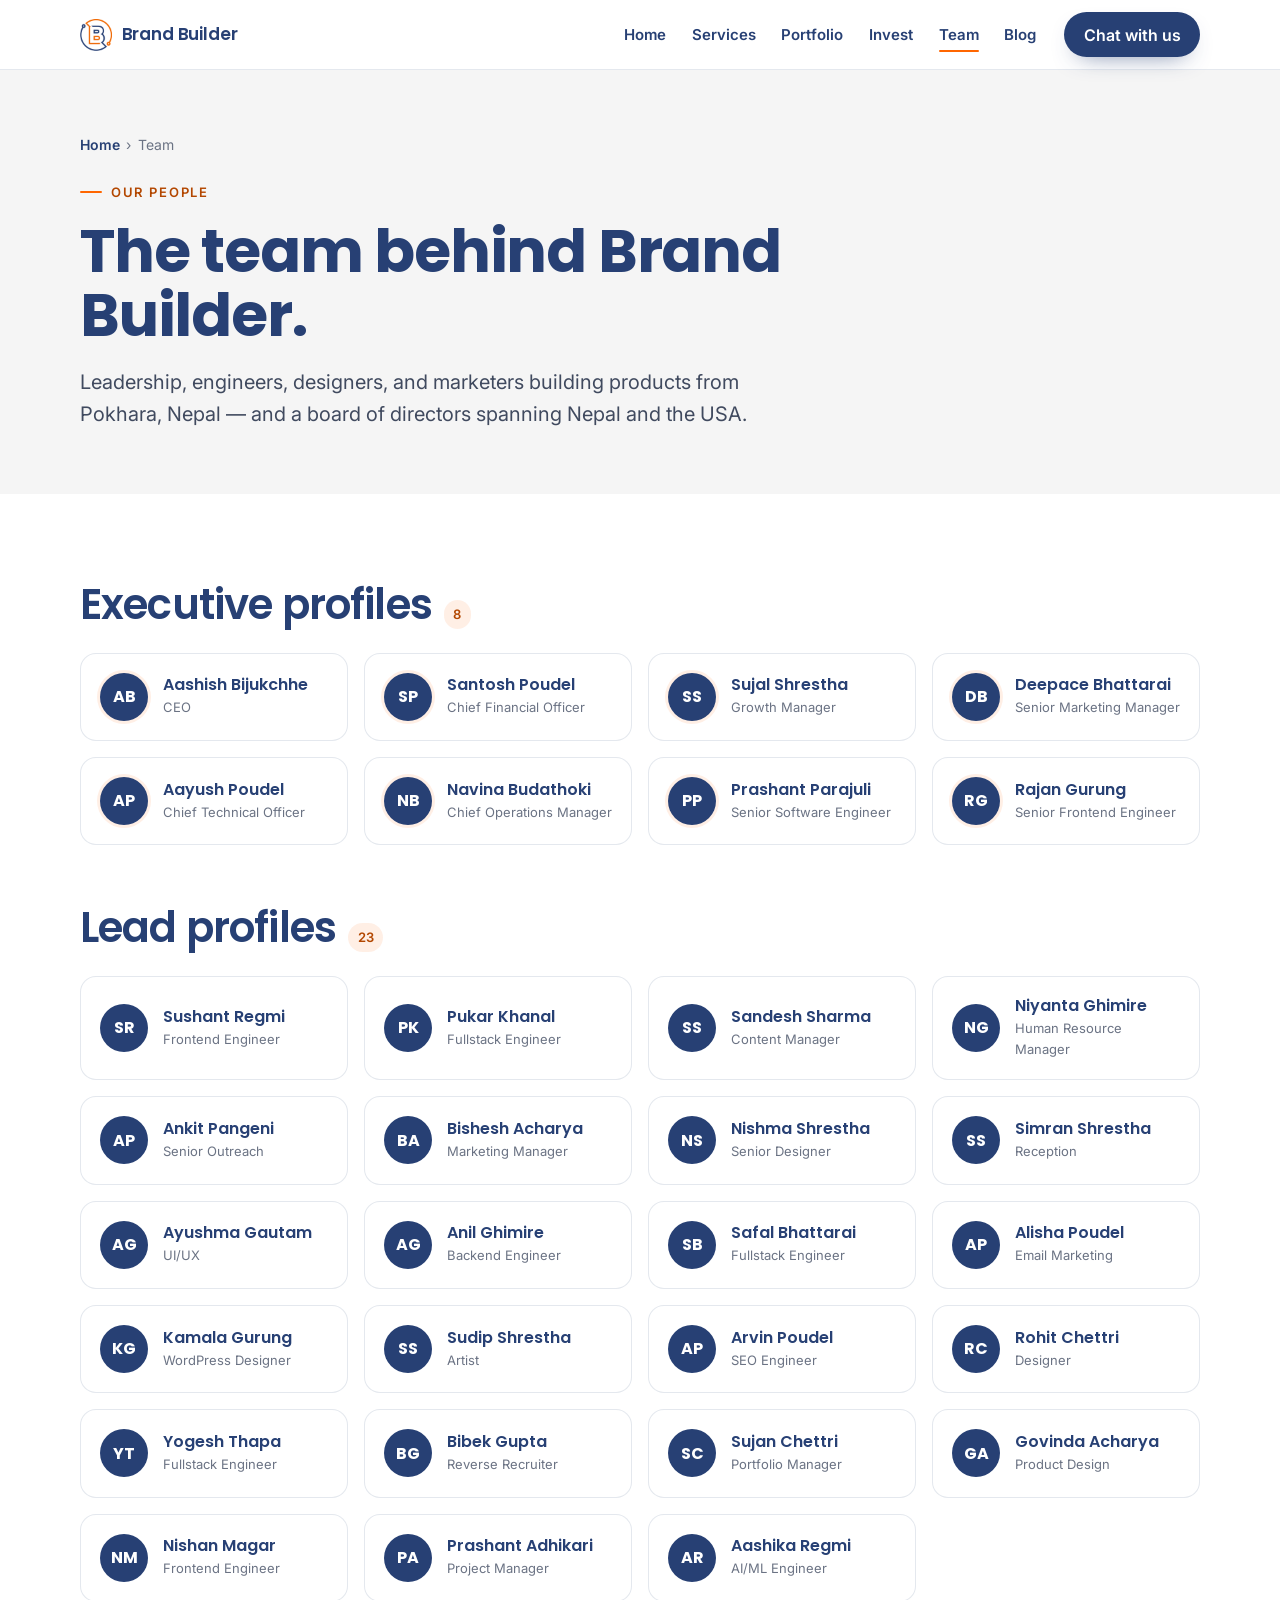
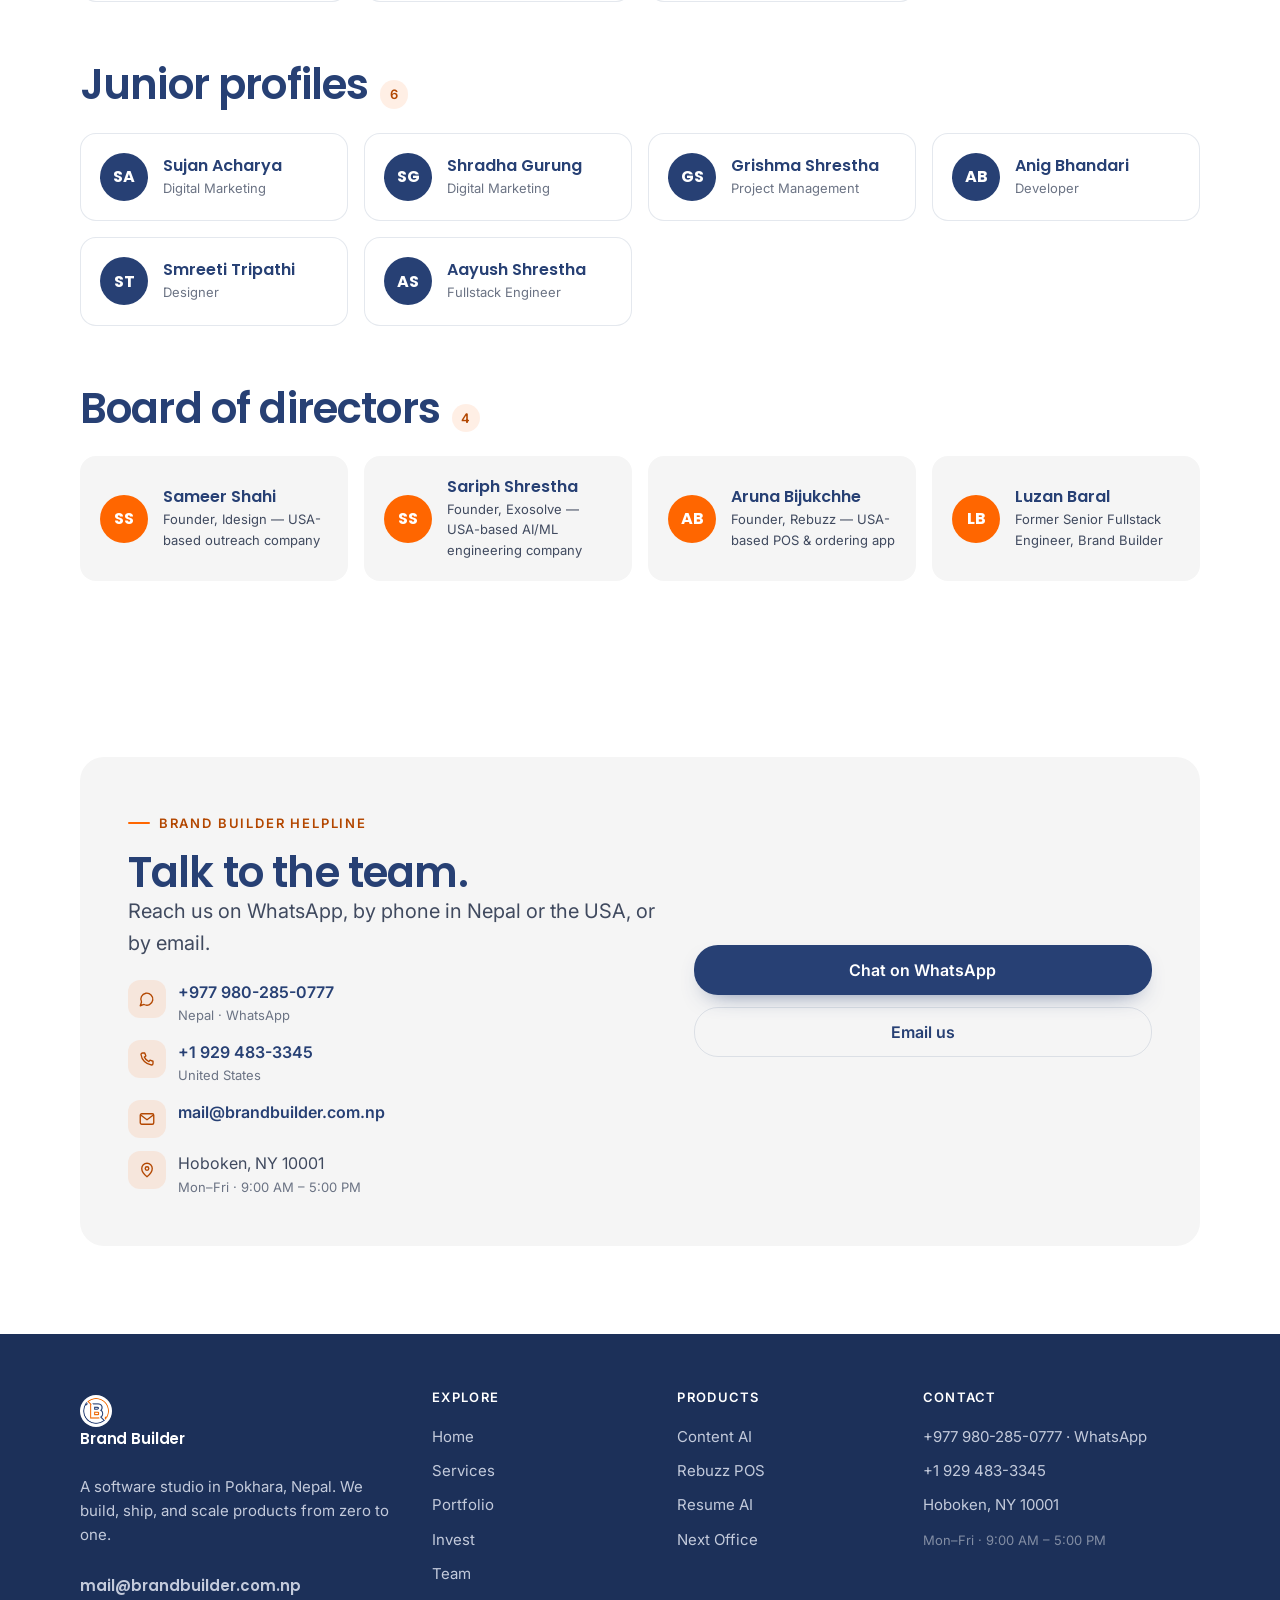
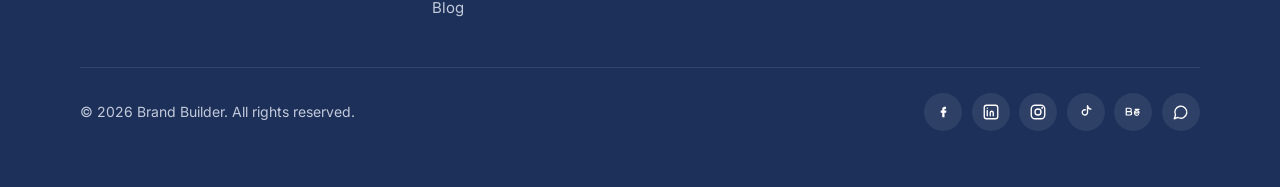
<file: team.html>
<!DOCTYPE html>
<html lang="en">
<head>
<meta charset="UTF-8" />
<meta name="viewport" content="width=device-width, initial-scale=1.0, viewport-fit=cover" />
<title>Team — Brand Builder</title>
<meta name="description" content="Meet the Brand Builder team — leadership, engineers, designers, and marketers building products from Pokhara, Nepal, with a board spanning Nepal and the USA." />
<meta name="theme-color" content="#FF6600" />
<link rel="icon" type="image/png" href="images/favicon.png" />
<link rel="preconnect" href="https://fonts.googleapis.com" />
<link rel="preconnect" href="https://fonts.gstatic.com" crossorigin />
<link href="https://fonts.googleapis.com/css2?family=Poppins:wght@500;600;700&family=Inter:wght@400;500;600&display=swap" rel="stylesheet" />
<link rel="stylesheet" href="css/style.css" />
</head>
<body>
<a class="skip" href="#main">Skip to content</a>

<header class="nav" id="nav">
  <div class="container nav__inner">
    <a class="brand" href="index.html" aria-label="Brand Builder home">
      <img class="brand__logo" src="images/logo.png" alt="" aria-hidden="true" />
      Brand Builder
    </a>
    <nav class="nav__links" aria-label="Primary">
      <a href="index.html">Home</a>
      <a href="services.html">Services</a>
      <a href="portfolio.html">Portfolio</a>
      <a href="invest.html">Invest</a>
      <a href="team.html" aria-current="page">Team</a>
      <a href="blog.html">Blog</a>
    </nav>
    <div class="nav__cta"><a class="btn btn--primary" href="https://wa.me/9779802850777" target="_blank" rel="noopener">Chat with us</a></div>
    <button class="nav__toggle" aria-label="Toggle menu" aria-expanded="false" aria-controls="navPanel">
      <svg width="22" height="22" viewBox="0 0 24 24" fill="none" aria-hidden="true"><path d="M4 7h16M4 12h16M4 17h16" stroke="currentColor" stroke-width="2" stroke-linecap="round"/></svg>
    </button>
  </div>
  <div class="nav__panel" id="navPanel">
    <a href="index.html">Home</a>
    <a href="services.html">Services</a>
    <a href="portfolio.html">Portfolio</a>
    <a href="invest.html">Invest</a>
    <a href="team.html" aria-current="page">Team</a>
    <a href="blog.html">Blog</a>
    <a class="btn btn--primary" href="https://wa.me/9779802850777" target="_blank" rel="noopener">Chat with us</a>
  </div>
</header>

<main id="main">
<section class="page-header">
  <div class="container">
    <nav class="breadcrumb" aria-label="Breadcrumb"><a href="index.html">Home</a><span>›</span>Team</nav>
    <p class="eyebrow">Our people</p>
    <h1>The team behind Brand Builder.</h1>
    <p class="lead">Leadership, engineers, designers, and marketers building products from Pokhara, Nepal — and a board of directors spanning Nepal and the USA.</p>
  </div>
</section>

<section class="section">
  <div class="container">

    <div class="team-group team-group--exec reveal">
      <div class="team-group__title"><h2>Executive profiles</h2><span class="count">8</span></div>
      <div class="team-grid">
        <article class="member"><span class="avatar" data-name="Aashish Bijukchhe"></span><div><div class="member__name">Aashish Bijukchhe</div><div class="member__role">CEO</div></div></article>
        <article class="member"><span class="avatar" data-name="Santosh Poudel"></span><div><div class="member__name">Santosh Poudel</div><div class="member__role">Chief Financial Officer</div></div></article>
        <article class="member"><span class="avatar" data-name="Sujal Shrestha"></span><div><div class="member__name">Sujal Shrestha</div><div class="member__role">Growth Manager</div></div></article>
        <article class="member"><span class="avatar" data-name="Deepace Bhattarai"></span><div><div class="member__name">Deepace Bhattarai</div><div class="member__role">Senior Marketing Manager</div></div></article>
        <article class="member"><span class="avatar" data-name="Aayush Poudel"></span><div><div class="member__name">Aayush Poudel</div><div class="member__role">Chief Technical Officer</div></div></article>
        <article class="member"><span class="avatar" data-name="Navina Budathoki"></span><div><div class="member__name">Navina Budathoki</div><div class="member__role">Chief Operations Manager</div></div></article>
        <article class="member"><span class="avatar" data-name="Prashant Parajuli"></span><div><div class="member__name">Prashant Parajuli</div><div class="member__role">Senior Software Engineer</div></div></article>
        <article class="member"><span class="avatar" data-name="Rajan Gurung"></span><div><div class="member__name">Rajan Gurung</div><div class="member__role">Senior Frontend Engineer</div></div></article>
      </div>
    </div>

    <div class="team-group team-group--lead reveal">
      <div class="team-group__title"><h2>Lead profiles</h2><span class="count">23</span></div>
      <div class="team-grid">
        <article class="member"><span class="avatar" data-name="Sushant Regmi"></span><div><div class="member__name">Sushant Regmi</div><div class="member__role">Frontend Engineer</div></div></article>
        <article class="member"><span class="avatar" data-name="Pukar Khanal"></span><div><div class="member__name">Pukar Khanal</div><div class="member__role">Fullstack Engineer</div></div></article>
        <article class="member"><span class="avatar" data-name="Sandesh Sharma"></span><div><div class="member__name">Sandesh Sharma</div><div class="member__role">Content Manager</div></div></article>
        <article class="member"><span class="avatar" data-name="Niyanta Ghimire"></span><div><div class="member__name">Niyanta Ghimire</div><div class="member__role">Human Resource Manager</div></div></article>
        <article class="member"><span class="avatar" data-name="Ankit Pangeni"></span><div><div class="member__name">Ankit Pangeni</div><div class="member__role">Senior Outreach</div></div></article>
        <article class="member"><span class="avatar" data-name="Bishesh Acharya"></span><div><div class="member__name">Bishesh Acharya</div><div class="member__role">Marketing Manager</div></div></article>
        <article class="member"><span class="avatar" data-name="Nishma Shrestha"></span><div><div class="member__name">Nishma Shrestha</div><div class="member__role">Senior Designer</div></div></article>
        <article class="member"><span class="avatar" data-name="Simran Shrestha"></span><div><div class="member__name">Simran Shrestha</div><div class="member__role">Reception</div></div></article>
        <article class="member"><span class="avatar" data-name="Ayushma Gautam"></span><div><div class="member__name">Ayushma Gautam</div><div class="member__role">UI/UX</div></div></article>
        <article class="member"><span class="avatar" data-name="Anil Ghimire"></span><div><div class="member__name">Anil Ghimire</div><div class="member__role">Backend Engineer</div></div></article>
        <article class="member"><span class="avatar" data-name="Safal Bhattarai"></span><div><div class="member__name">Safal Bhattarai</div><div class="member__role">Fullstack Engineer</div></div></article>
        <article class="member"><span class="avatar" data-name="Alisha Poudel"></span><div><div class="member__name">Alisha Poudel</div><div class="member__role">Email Marketing</div></div></article>
        <article class="member"><span class="avatar" data-name="Kamala Gurung"></span><div><div class="member__name">Kamala Gurung</div><div class="member__role">WordPress Designer</div></div></article>
        <article class="member"><span class="avatar" data-name="Sudip Shrestha"></span><div><div class="member__name">Sudip Shrestha</div><div class="member__role">Artist</div></div></article>
        <article class="member"><span class="avatar" data-name="Arvin Poudel"></span><div><div class="member__name">Arvin Poudel</div><div class="member__role">SEO Engineer</div></div></article>
        <article class="member"><span class="avatar" data-name="Rohit Chettri"></span><div><div class="member__name">Rohit Chettri</div><div class="member__role">Designer</div></div></article>
        <article class="member"><span class="avatar" data-name="Yogesh Thapa"></span><div><div class="member__name">Yogesh Thapa</div><div class="member__role">Fullstack Engineer</div></div></article>
        <article class="member"><span class="avatar" data-name="Bibek Gupta"></span><div><div class="member__name">Bibek Gupta</div><div class="member__role">Reverse Recruiter</div></div></article>
        <article class="member"><span class="avatar" data-name="Sujan Chettri"></span><div><div class="member__name">Sujan Chettri</div><div class="member__role">Portfolio Manager</div></div></article>
        <article class="member"><span class="avatar" data-name="Govinda Acharya"></span><div><div class="member__name">Govinda Acharya</div><div class="member__role">Product Design</div></div></article>
        <article class="member"><span class="avatar" data-name="Nishan Magar"></span><div><div class="member__name">Nishan Magar</div><div class="member__role">Frontend Engineer</div></div></article>
        <article class="member"><span class="avatar" data-name="Prashant Adhikari"></span><div><div class="member__name">Prashant Adhikari</div><div class="member__role">Project Manager</div></div></article>
        <article class="member"><span class="avatar" data-name="Aashika Regmi"></span><div><div class="member__name">Aashika Regmi</div><div class="member__role">AI/ML Engineer</div></div></article>
      </div>
    </div>

    <div class="team-group team-group--junior reveal">
      <div class="team-group__title"><h2>Junior profiles</h2><span class="count">6</span></div>
      <div class="team-grid">
        <article class="member"><span class="avatar" data-name="Sujan Acharya"></span><div><div class="member__name">Sujan Acharya</div><div class="member__role">Digital Marketing</div></div></article>
        <article class="member"><span class="avatar" data-name="Shradha Gurung"></span><div><div class="member__name">Shradha Gurung</div><div class="member__role">Digital Marketing</div></div></article>
        <article class="member"><span class="avatar" data-name="Grishma Shrestha"></span><div><div class="member__name">Grishma Shrestha</div><div class="member__role">Project Management</div></div></article>
        <article class="member"><span class="avatar" data-name="Anig Bhandari"></span><div><div class="member__name">Anig Bhandari</div><div class="member__role">Developer</div></div></article>
        <article class="member"><span class="avatar" data-name="Smreeti Tripathi"></span><div><div class="member__name">Smreeti Tripathi</div><div class="member__role">Designer</div></div></article>
        <article class="member"><span class="avatar" data-name="Aayush Shrestha"></span><div><div class="member__name">Aayush Shrestha</div><div class="member__role">Fullstack Engineer</div></div></article>
      </div>
    </div>

    <div class="team-group team-group--board reveal">
      <div class="team-group__title"><h2>Board of directors</h2><span class="count">4</span></div>
      <div class="team-grid">
        <article class="member"><span class="avatar" data-name="Sameer Shahi"></span><div><div class="member__name">Sameer Shahi</div><div class="member__role">Founder, Idesign — USA-based outreach company</div></div></article>
        <article class="member"><span class="avatar" data-name="Sariph Shrestha"></span><div><div class="member__name">Sariph Shrestha</div><div class="member__role">Founder, Exosolve — USA-based AI/ML engineering company</div></div></article>
        <article class="member"><span class="avatar" data-name="Aruna Bijukchhe"></span><div><div class="member__name">Aruna Bijukchhe</div><div class="member__role">Founder, Rebuzz — USA-based POS &amp; ordering app</div></div></article>
        <article class="member"><span class="avatar" data-name="Luzan Baral"></span><div><div class="member__name">Luzan Baral</div><div class="member__role">Former Senior Fullstack Engineer, Brand Builder</div></div></article>
      </div>
    </div>

  </div>
</section>

<!-- Helpline -->
<section class="section">
  <div class="container">
    <div class="contact reveal">
      <div class="contact__grid">
        <div>
          <p class="eyebrow">Brand Builder helpline</p>
          <h2>Talk to the team.</h2>
          <p class="lead">Reach us on WhatsApp, by phone in Nepal or the USA, or by email.</p>
          <ul class="contact__list">
            <li><span class="ic" aria-hidden="true"><svg width="18" height="18" viewBox="0 0 24 24" fill="none"><path d="M3 21l1.7-5A8 8 0 1 1 8 19.3L3 21z" stroke="currentColor" stroke-width="1.8" stroke-linejoin="round"/></svg></span><span><a href="https://wa.me/9779802850777" target="_blank" rel="noopener">+977 980-285-0777</a><small>Nepal · WhatsApp</small></span></li>
            <li><span class="ic" aria-hidden="true"><svg width="18" height="18" viewBox="0 0 24 24" fill="none"><path d="M6 4h3l1.5 4-2 1.5a12 12 0 0 0 6 6l1.5-2 4 1.5v3a2 2 0 0 1-2 2A16 16 0 0 1 4 6a2 2 0 0 1 2-2z" stroke="currentColor" stroke-width="1.8" stroke-linejoin="round"/></svg></span><span><a href="tel:+19294833345">+1 929 483-3345</a><small>United States</small></span></li>
            <li><span class="ic" aria-hidden="true"><svg width="18" height="18" viewBox="0 0 24 24" fill="none"><rect x="3" y="5" width="18" height="14" rx="2" stroke="currentColor" stroke-width="1.8"/><path d="M4 7l8 6 8-6" stroke="currentColor" stroke-width="1.8" stroke-linecap="round" stroke-linejoin="round"/></svg></span><span><a href="mailto:mail@brandbuilder.com.np">mail@brandbuilder.com.np</a></span></li>
            <li><span class="ic" aria-hidden="true"><svg width="18" height="18" viewBox="0 0 24 24" fill="none"><path d="M12 21s7-5.5 7-11a7 7 0 1 0-14 0c0 5.5 7 11 7 11z" stroke="currentColor" stroke-width="1.8" stroke-linejoin="round"/><circle cx="12" cy="10" r="2.4" stroke="currentColor" stroke-width="1.8"/></svg></span><span>Hoboken, NY 10001<small>Mon–Fri · 9:00 AM – 5:00 PM</small></span></li>
          </ul>
        </div>
        <div class="contact__cta">
          <a class="btn btn--primary" href="https://wa.me/9779802850777" target="_blank" rel="noopener">Chat on WhatsApp</a>
          <a class="btn btn--ghost" href="mailto:mail@brandbuilder.com.np">Email us</a>
        </div>
      </div>
    </div>
  </div>
</section>
</main>

<footer class="footer">
  <div class="container">
    <div class="footer__top">
      <div class="footer__brand footer__col">
        <a class="brand" href="index.html"><img class="brand__logo brand__logo--footer" src="images/logo.png" alt="" aria-hidden="true" /> Brand Builder</a>
        <p>A software studio in Pokhara, Nepal. We build, ship, and scale products from zero to one.</p>
        <a class="footer__mail" href="mailto:mail@brandbuilder.com.np">mail@brandbuilder.com.np</a>
      </div>
      <div class="footer__col">
        <h4>Explore</h4>
        <a href="index.html">Home</a><a href="services.html">Services</a><a href="portfolio.html">Portfolio</a><a href="invest.html">Invest</a><a href="team.html">Team</a><a href="blog.html">Blog</a>
      </div>
      <div class="footer__col">
        <h4>Products</h4>
        <a href="https://rebuzzai.com/" target="_blank" rel="noopener">Content AI</a>
        <a href="https://rebuzzpos.com/" target="_blank" rel="noopener">Rebuzz POS</a>
        <a href="https://cvai.dev/" target="_blank" rel="noopener">Resume AI</a>
        <a href="https://nextoffice.dev/" target="_blank" rel="noopener">Next Office</a>
      </div>
      <div class="footer__col">
        <h4>Contact</h4>
        <a href="https://wa.me/9779802850777" target="_blank" rel="noopener">+977 980-285-0777 · WhatsApp</a>
        <a href="tel:+19294833345">+1 929 483-3345</a>
        <p>Hoboken, NY 10001</p>
        <p><small>Mon–Fri · 9:00 AM – 5:00 PM</small></p>
      </div>
    </div>
    <div class="footer__bottom">
      <span>© <span data-year></span> Brand Builder. All rights reserved.</span>
      <div class="footer__social">
        <a href="https://www.facebook.com/brandbuildernepal" target="_blank" rel="noopener" aria-label="Facebook"><svg width="18" height="18" viewBox="0 0 24 24" fill="none"><path d="M14 8h2V5h-2c-1.7 0-3 1.3-3 3v2H9v3h2v6h3v-6h2.2l.3-3H14v-1.5c0-.3.2-.5.5-.5z" fill="currentColor"/></svg></a>
        <a href="https://www.linkedin.com/company/brand-builder-nepal/" target="_blank" rel="noopener" aria-label="LinkedIn"><svg width="18" height="18" viewBox="0 0 24 24" fill="none"><rect x="3" y="3" width="18" height="18" rx="3" stroke="currentColor" stroke-width="1.8"/><path d="M7 10v7M7 7v.01M11 17v-4a2 2 0 0 1 4 0v4" stroke="currentColor" stroke-width="1.8" stroke-linecap="round" stroke-linejoin="round"/></svg></a>
        <a href="https://www.instagram.com/brandbuilder.nepal/" target="_blank" rel="noopener" aria-label="Instagram"><svg width="18" height="18" viewBox="0 0 24 24" fill="none"><rect x="3" y="3" width="18" height="18" rx="5" stroke="currentColor" stroke-width="1.8"/><circle cx="12" cy="12" r="4" stroke="currentColor" stroke-width="1.8"/><circle cx="17.5" cy="6.5" r="1.3" fill="currentColor"/></svg></a>
        <a href="https://www.tiktok.com/@bb.vibes0" target="_blank" rel="noopener" aria-label="TikTok"><svg width="18" height="18" viewBox="0 0 24 24" fill="none"><path d="M14 4v8.5a3.5 3.5 0 1 1-3-3.46" stroke="currentColor" stroke-width="1.8" stroke-linecap="round" stroke-linejoin="round"/><path d="M14 4c.5 2.5 2 4 4.5 4.2" stroke="currentColor" stroke-width="1.8" stroke-linecap="round" stroke-linejoin="round"/></svg></a>
        <a href="https://www.behance.net/brandbuilder2021" target="_blank" rel="noopener" aria-label="Behance"><svg width="18" height="18" viewBox="0 0 24 24" fill="none"><path d="M3 7h4.5a2.2 2.2 0 0 1 0 4.4H3zM3 11.4h5a2.3 2.3 0 0 1 0 4.6H3zM15 8.5h5M14 14c.3 1.6 1.5 2.4 3 2.4 1.1 0 1.9-.4 2.4-1.1M14 13.2a3 3 0 1 1 6 0z" stroke="currentColor" stroke-width="1.6" stroke-linecap="round" stroke-linejoin="round"/></svg></a>
        <a href="https://wa.me/9779802850777" target="_blank" rel="noopener" aria-label="WhatsApp"><svg width="18" height="18" viewBox="0 0 24 24" fill="none"><path d="M3 21l1.7-5A8 8 0 1 1 8 19.3L3 21z" stroke="currentColor" stroke-width="1.8" stroke-linejoin="round"/></svg></a>
      </div>
    </div>
  </div>
</footer>

<script src="js/utils.js" defer></script>
<script src="js/main.js" defer></script>
</body>
</html>
</file>
<file: css/style.css>
/*
 * Brand Builder — Complete stylesheet
 * Tokens · Typography · Components · Layout · Responsive
 * Wise-inspired · navy/orange palette · Poppins + Inter
 */

/* ── DESIGN TOKENS + COMPONENTS ─────────────────────────── */
/*
 * Brand Builder — Design system
 * Tokens, typography, buttons, component rules
 * Wise-inspired · navy/orange palette · Poppins + Inter
 */

/* Import layout and responsive */

/* ============================================================
   Brand Builder — shared design system
   Wise-inspired layout · navy/orange palette · Poppins + Inter
   ============================================================ */

:root{
  /* Brief palette */
  --navy:#274074;            /* Primary  → ink / dark bands / actions */
  --navy-deep:#1c3059;       /* derived shade for footer depth        */
  --orange:#FF6600;          /* Secondary → accent fills & shapes      */
  --orange-deep:#b34700;     /* derived: accent text on light          */
  --orange-light:#ffb380;    /* derived: accent text/eyebrow on dark   */
  --orange-pale:rgba(255,102,0,.10);
  --bg:#ffffff;              /* BG                                     */
  --surface:#f5f5f5;         /* Stroke value reused as soft band fill  */
  --stroke:rgba(39,64,116,.12);  /* hairline border (navy tint)        */
  /* derived neutrals (navy-leaning) */
  --ink:#274074; --body:#404a5f; --mute:#6b7384;
  --on-dark:#ffffff; --on-dark-mute:#c3cadb;

  --r-sm:8px; --r-md:12px; --r-lg:16px; --r-xl:24px; --r-pill:9999px;
  --container:1200px;
  --shadow-card:0 1px 2px rgba(39,64,116,.04), 0 12px 30px -18px rgba(39,64,116,.22);
  --shadow-float:0 24px 60px -28px rgba(39,64,116,.45);
}

*,*::before,*::after{box-sizing:border-box;}
html{-webkit-text-size-adjust:100%;scroll-behavior:smooth;}
@media (prefers-reduced-motion:reduce){html{scroll-behavior:auto;}}
body{
  margin:0;background:var(--bg);color:var(--body);
  font-family:Inter,system-ui,-apple-system,sans-serif;
  font-size:1.0625rem;line-height:1.6;font-feature-settings:"calt";
  -webkit-font-smoothing:antialiased;text-rendering:optimizeLegibility;
}
img{max-width:100%;display:block;}
a{color:inherit;text-decoration:none;}

/* Type */
h1,h2,h3,h4{font-family:Poppins,system-ui,sans-serif;color:var(--ink);margin:0;line-height:1.08;letter-spacing:-.02em;}
h1{font-weight:700;font-size:clamp(2.75rem,1.5rem + 3.4vw,3.75rem);}      /* 44–60 */
h2{font-weight:600;font-size:clamp(1.875rem,1.4rem + 1.9vw,2.625rem);}    /* 30–42 */
h3{font-weight:600;font-size:clamp(1.5rem,1.32rem + .72vw,1.875rem);line-height:1.18;letter-spacing:-.01em;} /* 24–30 */
p{margin:0;}
.lead{font-size:clamp(1.0625rem,1rem + .35vw,1.25rem);color:var(--body);line-height:1.6;}

.eyebrow{
  font-family:Inter,sans-serif;font-weight:600;font-size:.8125rem;
  letter-spacing:.14em;text-transform:uppercase;color:var(--orange-deep);
  display:inline-flex;align-items:center;gap:.55rem;margin:0 0 1rem;
}
.eyebrow::before{content:"";width:22px;height:2px;background:var(--orange);border-radius:2px;}
.on-dark .eyebrow,.eyebrow.on-dark{color:var(--orange-light);}
.on-dark .eyebrow::before,.eyebrow.on-dark::before{background:var(--orange);}

/* Layout */
.container{max-width:var(--container);margin-inline:auto;padding-inline:clamp(1.25rem,4vw,2.5rem);}
.section{padding-block:clamp(3.25rem,7vw,5.5rem);}
.band--soft{background:var(--surface);}
.band--dark{background:var(--navy);color:var(--on-dark);}
.band--dark h1,.band--dark h2,.band--dark h3{color:var(--on-dark);}
.head-block{max-width:42rem;margin-bottom:clamp(2rem,4vw,3rem);}
.head-block .lead{margin-top:1rem;}

/* Buttons (24px pill) */
.btn{
  display:inline-flex;align-items:center;justify-content:center;gap:.5rem;
  font-family:Inter,sans-serif;font-weight:600;font-size:1rem;line-height:1.5;
  padding:.75rem 1.5rem;border-radius:var(--r-xl);border:1.5px solid transparent;
  cursor:pointer;transition:transform .18s ease, background .18s ease, color .18s ease, box-shadow .18s ease, border-color .18s ease;
  min-height:48px;white-space:nowrap;
}
.btn:hover{transform:translateY(-2px);}
.btn:active{transform:translateY(0);}
.btn--primary{background:var(--navy);color:#fff;box-shadow:0 10px 24px -14px rgba(39,64,116,.8);}
.btn--primary:hover{background:#1f3461;box-shadow:0 16px 30px -16px rgba(39,64,116,.9);}
.btn--ghost{background:transparent;color:var(--navy);border-color:var(--stroke);}
.btn--ghost:hover{border-color:var(--navy);background:#fff;}
.btn--light{background:#fff;color:var(--navy);}
.btn--light:hover{background:var(--surface);}
.btn--accent{background:var(--orange);color:#fff;box-shadow:0 10px 24px -14px rgba(255,102,0,.85);}
.btn--accent:hover{background:#e65c00;box-shadow:0 16px 30px -16px rgba(255,102,0,.95);}
.btn .arr{transition:transform .18s ease;}
.btn:hover .arr{transform:translateX(3px);}

/* ── LAYOUT: Nav, containers, bands, grids, footer ─────── */
/*
 * Brand Builder — Layout
 * Navigation, containers, bands, grids, page-header, footer
 */

/* Nav */
.nav{position:sticky;top:0;z-index:50;position:sticky;background:rgba(255,255,255,.88);backdrop-filter:saturate(150%) blur(12px);border-bottom:1px solid var(--stroke);}
.nav__inner{display:flex;align-items:center;gap:1.5rem;padding-block:.75rem;position:relative;}
.brand{display:inline-flex;align-items:center;gap:.6rem;font-family:Poppins,sans-serif;font-weight:600;font-size:1.0625rem;color:var(--navy);letter-spacing:-.01em;}
.brand svg{flex:0 0 auto;}
.brand__logo{width:32px;height:32px;object-fit:contain;display:block;flex:0 0 auto;}
.brand__logo--footer{background:#fff;border-radius:50%;padding:3px;}
.nav__links{display:flex;gap:1.6rem;margin-left:auto;}
.nav__links a{font-weight:600;font-size:.9375rem;color:var(--navy);position:relative;padding-block:.35rem;}
.nav__links a::after{content:"";position:absolute;left:0;right:100%;bottom:0;height:2px;background:var(--orange);border-radius:2px;transition:right .2s ease;}
.nav__links a:hover::after,.nav__links a[aria-current="page"]::after{right:0;}
.nav__cta{margin-left:.25rem;}
.nav__cta .btn{padding:.6rem 1.15rem;min-height:42px;}
.nav__toggle{display:none;background:none;border:1.5px solid var(--stroke);border-radius:10px;padding:.5rem;color:var(--navy);cursor:pointer;margin-left:auto;min-width:44px;min-height:44px;align-items:center;justify-content:center;}
.nav__toggle:hover{border-color:var(--navy);background:var(--surface);}
.nav__panel{display:none;flex-direction:column;gap:.25rem;padding:1rem 1rem 1.25rem;border-top:1px solid var(--stroke);background:#fff;position:absolute;top:100%;left:0;right:0;z-index:100;box-shadow:0 12px 32px -8px rgba(39,64,116,.18);}
.nav__panel a{padding:.8rem .75rem;border-radius:10px;font-weight:600;font-size:1rem;color:var(--navy);display:block;}
.nav__panel a:hover,.nav__panel a[aria-current="page"]{background:var(--surface);}
.nav__panel .btn{margin-top:.75rem;width:100%;justify-content:center;}
.nav.open .nav__panel{display:flex;}

/* Page header (sub-pages) */
.page-header{background:var(--surface);padding-block:clamp(2.5rem,5vw,4.25rem);}
.breadcrumb{font-size:.875rem;color:var(--mute);margin-bottom:1.1rem;}
.breadcrumb a{color:var(--navy);font-weight:600;}
.breadcrumb a:hover{color:var(--orange-deep);}
.breadcrumb span{margin-inline:.4rem;color:var(--mute);}
.page-header h1{max-width:20ch;}
.page-header .lead{margin-top:1.1rem;max-width:46rem;}

/* ===== HOME: hero ===== */
.hero{position:relative;overflow:hidden;}
.hero::before{content:"";position:absolute;width:560px;height:560px;right:-160px;top:-160px;
  background:radial-gradient(circle,rgba(255,102,0,.14),transparent 62%);pointer-events:none;}
.hero__grid{display:grid;grid-template-columns:1.05fr .95fr;gap:clamp(2rem,4vw,4rem);align-items:center;position:relative;}
.hero__copy{max-width:34rem;}
.hero h1 .mark{white-space:nowrap;color:var(--orange);}
.hero h1 .arr-big{color:var(--orange-deep);font-weight:700;padding-inline:.1em;}
.hero .lead{margin-top:1.4rem;}
.hero__cta{display:flex;flex-wrap:wrap;gap:.85rem;margin-top:2rem;}
.hero__trust{margin-top:2.1rem;display:flex;align-items:center;gap:.75rem;color:var(--mute);font-size:.875rem;}
.hero__trust .dot{width:7px;height:7px;border-radius:50%;background:var(--orange);box-shadow:0 0 0 4px var(--orange-pale);}

/* Signature converter card */
.conv{background:#fff;border:1px solid var(--stroke);border-radius:var(--r-xl);padding:1.6rem;box-shadow:var(--shadow-float);position:relative;}
.conv__head{display:flex;align-items:center;justify-content:space-between;margin-bottom:1.15rem;}
.conv__title{font-family:Poppins,sans-serif;font-weight:600;font-size:1.0625rem;color:var(--navy);}
.conv__live{display:inline-flex;align-items:center;gap:.4rem;font-size:.75rem;font-weight:600;color:var(--orange-deep);text-transform:uppercase;letter-spacing:.08em;}
.conv__live .pulse{width:8px;height:8px;border-radius:50%;background:var(--orange);position:relative;}
.conv__live .pulse::after{content:"";position:absolute;inset:0;border-radius:50%;background:var(--orange);animation:pulse 1.8s ease-out infinite;}
@keyframes pulse{0%{transform:scale(1);opacity:.6;}100%{transform:scale(3.2);opacity:0;}}
.conv__row{background:var(--surface);border-radius:var(--r-lg);padding:1rem 1.1rem;}
.conv__label{font-size:.75rem;font-weight:600;letter-spacing:.06em;text-transform:uppercase;color:var(--mute);margin-bottom:.55rem;}
.conv__value{font-family:Poppins,sans-serif;font-weight:600;font-size:1.5rem;color:var(--navy);line-height:1.15;letter-spacing:-.01em;}
.conv__chips{display:flex;flex-wrap:wrap;gap:.5rem;margin-top:.85rem;}
.chip{font-family:Inter,sans-serif;font-weight:600;font-size:.8125rem;color:var(--navy);background:#fff;border:1px solid var(--stroke);border-radius:var(--r-pill);padding:.45rem .85rem;cursor:pointer;transition:all .16s ease;}
.chip:hover{border-color:var(--navy);}
.chip[aria-pressed="true"]{background:var(--navy);color:#fff;border-color:var(--navy);}
.conv__swap{display:flex;justify-content:center;margin:-.55rem 0;position:relative;z-index:2;}
.conv__swap button{width:44px;height:44px;border-radius:50%;background:var(--orange);border:3px solid #fff;color:#fff;display:grid;place-items:center;cursor:pointer;box-shadow:0 8px 18px -8px rgba(255,102,0,.7);transition:transform .25s ease;}
.conv__swap button:hover{transform:rotate(180deg);}
.conv__out{margin-top:.6rem;}
.badge{display:inline-flex;align-items:center;gap:.4rem;margin-top:.7rem;background:var(--orange-pale);color:var(--orange-deep);font-weight:600;font-size:.8125rem;padding:.3rem .75rem;border-radius:var(--r-pill);}
.conv__steps{margin-top:1rem;padding-top:1rem;border-top:1px dashed var(--stroke);color:var(--mute);font-size:.875rem;}
.conv__steps b{color:var(--navy);font-weight:600;}
.conv .btn{width:100%;margin-top:1.15rem;}
.conv__note{text-align:center;margin-top:.7rem;font-size:.8125rem;color:var(--mute);}

/* Generic cards / grids */
.grid{display:grid;gap:1.25rem;}
.grid--4{grid-template-columns:repeat(4,1fr);}
.grid--3{grid-template-columns:repeat(3,1fr);}
.grid--2{grid-template-columns:repeat(2,1fr);}
.card{background:#fff;border:1px solid var(--stroke);border-radius:var(--r-xl);padding:1.6rem;transition:transform .2s ease, box-shadow .2s ease;}
.card--soft{background:var(--surface);border-color:transparent;}
.card:hover{transform:translateY(-4px);box-shadow:var(--shadow-card);}
.card__icon{width:46px;height:46px;border-radius:var(--r-md);display:grid;place-items:center;background:var(--orange-pale);color:var(--orange-deep);margin-bottom:1.1rem;}
.card h3{margin-bottom:.55rem;}
/* Services cards: smaller, lighter titles in a reserved 2-line box so
   descriptions and links share a baseline across the row */
#services .card h3{font-size:clamp(1.1875rem,1.12rem + .28vw,1.3125rem);font-weight:500;line-height:1.3;letter-spacing:-.005em;min-height:2.6em;}
.card p{font-size:.9688rem;color:var(--body);}

/* Product cards */
.prod{display:flex;flex-direction:column;}
.prod__top{display:flex;align-items:center;gap:.85rem;margin-bottom:.95rem;}
.prod__logo{width:44px;height:44px;border-radius:var(--r-md);display:grid;place-items:center;flex:0 0 auto;background:var(--navy);color:#fff;font-family:Poppins,sans-serif;font-weight:700;font-size:1.1rem;overflow:hidden;}
.prod__logo img{width:100%;height:100%;object-fit:cover;}
.prod h3{font-size:1.25rem;margin:0;}
.prod p{font-size:.9688rem;flex:1;}
.prod__link{display:inline-flex;align-items:center;gap:.4rem;margin-top:1.1rem;font-weight:600;font-size:.9375rem;color:var(--navy);width:max-content;}
.prod__link .arr{color:var(--orange);transition:transform .18s ease;}
.prod:hover .prod__link .arr{transform:translateX(4px);}
.card--dark{background:var(--navy);border-color:transparent;color:var(--on-dark);}
.card--dark .prod__logo{background:rgba(255,255,255,.12);color:var(--orange-light);}
.card--dark h3{color:var(--orange);font-weight:700;}
.card--dark p{color:var(--on-dark-mute);}
.card--dark .prod__link{color:#fff;}
.card--dark:hover{box-shadow:var(--shadow-float);}
/* Filled navy CTA tile that sits inside a product grid */
.card--cta{align-items:center;justify-content:center;text-align:center;}
.card--cta h3{color:#fff;font-weight:700;margin-bottom:.6rem;}
.card--cta p{flex:0 0 auto;margin-bottom:1.35rem;}

/* Stats band — metric cards */
.stats{display:grid;grid-template-columns:repeat(4,1fr);gap:1rem;margin-top:2.8rem;}
.stat{background:rgba(255,255,255,.045);border:1px solid rgba(255,255,255,.12);border-radius:var(--r-xl);padding:1.75rem 1.6rem;transition:transform .2s ease, border-color .2s ease, background .2s ease;}
.stat:hover{transform:translateY(-5px);border-color:rgba(255,179,128,.5);background:rgba(255,255,255,.07);}
.stat__num{font-family:Poppins,sans-serif;font-weight:700;font-size:clamp(2.75rem,2rem + 2.2vw,3.75rem);color:var(--orange);line-height:1;letter-spacing:-.02em;}
.stat__label{margin-top:.7rem;color:var(--on-dark-mute);font-size:1rem;line-height:1.4;}
.trust{margin-top:3.4rem;padding-top:2.2rem;border-top:1px solid rgba(255,255,255,.12);}
.trust__label{font-size:.8125rem;font-weight:600;letter-spacing:.12em;text-transform:uppercase;color:var(--on-dark-mute);margin-bottom:1.3rem;}
.logos{display:grid;grid-template-columns:repeat(6,1fr);gap:1rem;align-items:stretch;}
.logo{background:#fff;border-radius:var(--r-md);padding:1rem 1.1rem;min-height:80px;display:flex;align-items:center;justify-content:center;transition:transform .18s ease, box-shadow .18s ease;}
.logo:hover{transform:translateY(-3px);box-shadow:0 16px 32px -18px rgba(0,0,0,.5);}
.logo img{max-height:46px;max-width:100%;width:auto;object-fit:contain;display:block;}
.logo__txt{font-family:Poppins,sans-serif;font-weight:600;font-size:1.0625rem;color:var(--navy);letter-spacing:-.01em;text-align:center;line-height:1.2;}

/* Ethos / quote */
.quote{max-width:54rem;}
.quote__mark{font-family:Poppins,sans-serif;font-weight:700;font-size:4rem;line-height:0;color:var(--orange);display:block;height:2.2rem;}
.quote blockquote{font-family:Poppins,sans-serif;font-weight:600;font-size:clamp(1.75rem,1.3rem+1.7vw,2.5rem);line-height:1.22;letter-spacing:-.02em;color:var(--navy);margin:0;}
.quote cite{display:block;margin-top:1.4rem;font-style:normal;font-weight:600;color:var(--orange-deep);font-size:.9375rem;letter-spacing:.02em;}
.quote cite span{color:var(--mute);font-weight:400;}
.quote__sub{margin-top:2rem;padding-left:1.25rem;border-left:3px solid var(--stroke);color:var(--body);font-style:italic;font-size:1.0625rem;max-width:38rem;}

/* Final CTA */
.cta-card{position:relative;overflow:hidden;background:var(--navy);border-radius:var(--r-xl);padding:clamp(2.5rem,5vw,4rem);text-align:center;}
.cta-card::before{content:"";position:absolute;width:420px;height:420px;left:-120px;bottom:-180px;background:radial-gradient(circle,rgba(255,102,0,.22),transparent 60%);}
.cta-card::after{content:"";position:absolute;width:340px;height:340px;right:-120px;top:-160px;background:radial-gradient(circle,rgba(255,102,0,.14),transparent 62%);}
.cta-card>*{position:relative;}
.cta-card h2{color:#fff;}
.cta-card .lead{color:var(--on-dark-mute);margin:1.1rem auto 0;max-width:34rem;}
.cta-card .btn{margin-top:1.9rem;}

/* ===== BLOG ===== */
.filter{display:flex;flex-wrap:wrap;gap:.5rem;margin-bottom:2.2rem;}
.filter button{font-family:Inter,sans-serif;font-weight:600;font-size:.875rem;color:var(--navy);background:#fff;border:1px solid var(--stroke);border-radius:var(--r-pill);padding:.55rem 1rem;cursor:pointer;transition:all .16s ease;}
.filter button:hover{border-color:var(--navy);}
.filter button[aria-pressed="true"]{background:var(--navy);color:#fff;border-color:var(--navy);}
.posts{display:grid;grid-template-columns:repeat(3,1fr);gap:1.25rem;}
.post{display:flex;flex-direction:column;background:#fff;border:1px solid var(--stroke);border-radius:var(--r-xl);padding:1.5rem;transition:transform .2s ease, box-shadow .2s ease;}
.post:hover{transform:translateY(-4px);box-shadow:var(--shadow-card);}
.post__tags{display:flex;flex-wrap:wrap;gap:.4rem;margin-bottom:.9rem;}
.post__tag{font-family:Inter,sans-serif;font-weight:600;font-size:.6875rem;letter-spacing:.06em;text-transform:uppercase;color:var(--orange-deep);background:var(--orange-pale);padding:.3rem .6rem;border-radius:var(--r-pill);}
/* Reserve 2 lines for the title so excerpts share a baseline across the row */
.post h3{font-size:1.1875rem;line-height:1.45;margin-bottom:.6rem;min-height:2.9em;}
.post h3 a:hover{color:var(--orange-deep);}
.post__excerpt{font-size:.9375rem;color:var(--body);flex:1;}
.post__meta{font-size:.8125rem;color:var(--mute);margin-top:1rem;}
.post__meta b{color:var(--navy);font-weight:600;}
.post__more{margin-top:1rem;font-weight:600;font-size:.9375rem;color:var(--navy);display:inline-flex;gap:.4rem;align-items:center;width:max-content;}
.post__more .arr{color:var(--orange);transition:transform .18s ease;}
.post:hover .post__more .arr{transform:translateX(4px);}
.post.hide{display:none;}
.posts-empty{display:none;color:var(--mute);padding:2rem 0;}

/* Subscribe */
.subscribe{position:relative;overflow:hidden;background:var(--navy);border-radius:var(--r-xl);padding:clamp(2rem,4vw,3rem);text-align:center;color:#fff;}
.subscribe::before{content:"";position:absolute;width:340px;height:340px;right:-120px;top:-150px;background:radial-gradient(circle,rgba(255,102,0,.18),transparent 62%);}
.subscribe>*{position:relative;}
.subscribe h2{color:#fff;}
.subscribe p{color:var(--on-dark-mute);margin:.9rem auto 0;max-width:34rem;}
.sub-form{display:flex;gap:.6rem;flex-wrap:wrap;justify-content:center;margin:1.6rem auto 0;max-width:30rem;}
.sub-form input{flex:1 1 12rem;min-width:0;background:#fff;border:0;border-radius:var(--r-xl);padding:.8rem 1.15rem;font:400 1rem Inter,sans-serif;color:var(--navy);}
.sub-form input::placeholder{color:var(--mute);}
.sub-form .btn{flex:0 0 auto;}
.sub-note{margin-top:.9rem;font-size:.8125rem;color:var(--on-dark-mute);}
.sub-thanks{font-family:Poppins,sans-serif;font-weight:600;font-size:1.25rem;color:#fff;}

/* ===== TEAM ===== */
.team-group{margin-top:clamp(2.5rem,5vw,3.75rem);}
.team-group:first-of-type{margin-top:0;}
.team-group__title{display:flex;align-items:baseline;gap:.75rem;margin-bottom:1.5rem;flex-wrap:wrap;}
.team-group__title h2{font-size:clamp(1.5rem,1.25rem+1vw,1.875rem);}
.team-group__title .count{font-family:Inter,sans-serif;font-weight:600;font-size:.8125rem;color:var(--orange-deep);background:var(--orange-pale);padding:.25rem .6rem;border-radius:var(--r-pill);}
.team-grid{display:grid;grid-template-columns:repeat(4,1fr);gap:1rem;}
.member{background:#fff;border:1px solid var(--stroke);border-radius:var(--r-lg);padding:1.2rem;display:flex;align-items:center;gap:.9rem;transition:transform .18s ease, box-shadow .18s ease;}
.member:hover{transform:translateY(-3px);box-shadow:var(--shadow-card);}
.avatar{width:48px;height:48px;border-radius:50%;flex:0 0 auto;display:grid;place-items:center;font-family:Poppins,sans-serif;font-weight:700;font-size:1rem;color:#fff;background:var(--navy);}
.member__name{font-family:Poppins,sans-serif;font-weight:600;font-size:1rem;line-height:1.2;color:var(--navy);}
.member__role{font-size:.8125rem;color:var(--mute);margin-top:.18rem;}
.team-group--exec .avatar{box-shadow:0 0 0 3px var(--orange-pale);}
.team-group--board .avatar{background:var(--orange);}
.team-group--board .member{background:var(--surface);border-color:transparent;}
.team-group--board .member__role{color:var(--body);}

/* ===== PORTFOLIO ===== */
.work-grid{display:grid;grid-template-columns:repeat(3,1fr);gap:1.25rem;}
.project{background:#fff;border:1px solid var(--stroke);border-radius:var(--r-xl);overflow:hidden;display:flex;flex-direction:column;transition:transform .2s ease, box-shadow .2s ease;}
.project:hover{transform:translateY(-4px);box-shadow:var(--shadow-card);}
.shot{aspect-ratio:4/3;position:relative;display:grid;place-items:center;background:linear-gradient(135deg,#274074,#1c3059);}
.shot--light{background:linear-gradient(135deg,#eef1f8,#f6f7fb);}
.shot--orange{background:linear-gradient(135deg,#274074 0%,#3a2140 60%,#7a3410 100%);}
.shot__bar{position:absolute;top:0;left:0;right:0;height:34px;display:flex;align-items:center;gap:6px;padding-left:14px;background:rgba(255,255,255,.07);}
.shot--light .shot__bar{background:rgba(39,64,116,.05);}
.shot__bar i{width:9px;height:9px;border-radius:50%;background:rgba(255,255,255,.4);}
.shot--light .shot__bar i{background:rgba(39,64,116,.22);}
.shot__bar i:first-child{background:var(--orange);}
.shot__label{font-family:Poppins,sans-serif;font-weight:700;font-size:1.3rem;color:#fff;padding:1.6rem 1.4rem;text-align:center;letter-spacing:-.01em;}
.shot--light .shot__label{color:var(--navy);}
.project__body{padding:1.3rem;display:flex;flex-direction:column;flex:1;}
.project__badge{font-family:Inter,sans-serif;font-weight:600;font-size:.6875rem;letter-spacing:.06em;text-transform:uppercase;color:var(--orange-deep);margin-bottom:.5rem;}
.project h3{font-size:1.125rem;margin-bottom:.45rem;}
.project p{font-size:.9063rem;color:var(--body);flex:1;}

/* Contact card */
.contact{background:var(--surface);border-radius:var(--r-xl);padding:clamp(2rem,4vw,3rem);}
.contact__grid{display:grid;grid-template-columns:1.15fr 1fr;gap:clamp(1.5rem,3vw,3rem);align-items:center;}
.contact__list{list-style:none;margin:1.3rem 0 0;padding:0;display:grid;gap:.85rem;}
.contact__list li{display:flex;gap:.75rem;align-items:flex-start;font-size:1rem;color:var(--body);}
.contact__list .ic{width:38px;height:38px;border-radius:var(--r-md);flex:0 0 auto;display:grid;place-items:center;background:var(--orange-pale);color:var(--orange-deep);}
.contact__list a{color:var(--navy);font-weight:600;}
.contact__list a:hover{color:var(--orange-deep);}
.contact__list small{display:block;color:var(--mute);font-size:.8125rem;font-weight:400;}
.contact__cta{display:flex;flex-direction:column;gap:.75rem;}

/* Footer */
.footer{background:var(--navy-deep);color:var(--on-dark-mute);padding-block:clamp(2.75rem,5vw,3.5rem);}
.footer__top{display:grid;grid-template-columns:1.5fr 1fr 1fr 1.3fr;gap:2rem;}
.footer .brand{color:#fff;margin-bottom:.9rem;}
.footer__brand p{font-size:.9375rem;max-width:24rem;color:var(--on-dark-mute);}
.footer__mail{display:inline-block;margin-top:1rem;font-family:Poppins,sans-serif;font-weight:600;font-size:1.0625rem;color:#fff;}
.footer__mail:hover{color:var(--orange-light);}
.footer__col h4{font-family:Inter,sans-serif;font-size:.8125rem;font-weight:600;letter-spacing:.1em;text-transform:uppercase;color:#fff;margin:0 0 1rem;}
.footer__col a,.footer__col p{display:block;padding-block:.32rem;font-size:.9375rem;color:var(--on-dark-mute);}
.footer__col a{width:max-content;}
.footer__col a:hover{color:#fff;}
.footer__col small{color:rgba(255,255,255,.45);font-size:.8125rem;}
.footer__bottom{margin-top:2.6rem;padding-top:1.6rem;border-top:1px solid rgba(255,255,255,.1);display:flex;flex-wrap:wrap;gap:1rem;justify-content:space-between;align-items:center;font-size:.875rem;}
.footer__social{display:flex;gap:.6rem;flex-wrap:wrap;}
.footer__social a{width:38px;height:38px;border-radius:50%;display:grid;place-items:center;background:rgba(255,255,255,.08);color:#fff;transition:background .18s ease, transform .18s ease;}
.footer__social a:hover{background:var(--orange);transform:translateY(-2px);}

/* Scroll reveal */
.reveal{opacity:1;transform:none;transition:opacity .6s ease, transform .6s ease;}
.reveal.in{opacity:1;transform:none;}
@media (prefers-reduced-motion:reduce){
  .reveal{opacity:1;transform:none;transition:none;}  /* already visible */
  .conv__live .pulse::after{animation:none;}
  .btn:hover,.card:hover,.member:hover,.post:hover,.project:hover,.footer__social a:hover{transform:none;}
}
:focus-visible{outline:3px solid var(--orange);outline-offset:2px;border-radius:4px;}
.skip{position:absolute;left:-999px;}
.skip:focus{left:1rem;top:.7rem;background:#fff;color:var(--navy);padding:.55rem 1rem;border-radius:8px;font-weight:600;z-index:100;box-shadow:var(--shadow-card);}

/* ── RESPONSIVE: Mobile & tablet breakpoints ───────────── */
/*
 * Brand Builder — Responsive
 * Mobile & tablet breakpoints
 */

/* Responsive */
@media (max-width:980px){
  .hero__grid{grid-template-columns:1fr;}
  .hero__copy{max-width:none;}
  .conv{max-width:30rem;}
  .grid--4,.grid--3,.posts,.work-grid{grid-template-columns:repeat(2,1fr);}
  .team-grid{grid-template-columns:repeat(3,1fr);}
  .stats{grid-template-columns:repeat(2,1fr);gap:1rem;}
  .logos{grid-template-columns:repeat(3,1fr);}
  .contact__grid{grid-template-columns:1fr;}
  .footer__top{grid-template-columns:1fr 1fr;}
  .footer__brand{grid-column:1 / -1;}
}
@media (max-width:760px){
  .nav__links,.nav__cta{display:none;}
  .nav__toggle{display:inline-flex;}
}
@media (max-width:620px){
  #services .card h3{min-height:0;}
  .post h3{min-height:0;}
  .grid--4,.grid--3,.posts,.work-grid{grid-template-columns:1fr;}
  .grid--2{grid-template-columns:1fr;}
  .team-grid{grid-template-columns:1fr 1fr;}
  .stats{grid-template-columns:1fr 1fr;}
  .logos{grid-template-columns:repeat(2,1fr);}
  .footer__top{grid-template-columns:1fr;}
  .hero__cta .btn{flex:1 1 auto;}
}
@media (max-width:440px){
  .team-grid{grid-template-columns:1fr;}
}

/* ============================================================
   INVESTMENT OPPORTUNITIES PAGE
   Gradient hero · glass cards · timeline · FAQ · status badges
   ============================================================ */

/* ── Gradient hero ─────────────────────────────────────────── */
.inv-hero{position:relative;overflow:hidden;background:
  radial-gradient(60rem 30rem at 15% -10%, rgba(255,102,0,.22), transparent 60%),
  radial-gradient(45rem 28rem at 95% 15%, rgba(90,140,235,.28), transparent 62%),
  linear-gradient(158deg, var(--navy-deep) 0%, var(--navy) 58%, #2f4d86 100%);
  color:var(--on-dark);padding:clamp(4.5rem,3rem + 7vw,7.5rem) 0 clamp(3.5rem,2.5rem + 5vw,6rem);}
.inv-hero::after{content:"";position:absolute;inset:auto 0 -1px 0;height:120px;
  background:linear-gradient(to top, var(--bg), transparent);pointer-events:none;}
.inv-hero h1,.inv-hero h2{color:var(--on-dark);}
.inv-hero .lead{color:var(--on-dark-mute);max-width:44rem;}
.inv-hero__inner{position:relative;z-index:1;max-width:52rem;}
.inv-hero__cta{display:flex;flex-wrap:wrap;gap:.75rem;margin-top:2rem;}
.inv-hero__note{display:flex;align-items:center;gap:.5rem;margin-top:1.75rem;
  font-size:.875rem;color:var(--on-dark-mute);}
.inv-hero__note::before{content:"";width:7px;height:7px;border-radius:50%;background:var(--orange);flex:none;}

/* ── Glass cards ───────────────────────────────────────────── */
.glass{background:rgba(255,255,255,.72);border:1px solid rgba(255,255,255,.65);
  border-radius:var(--r-lg);box-shadow:var(--shadow-card);
  -webkit-backdrop-filter:blur(14px);backdrop-filter:blur(14px);
  padding:1.6rem;display:flex;flex-direction:column;
  transition:transform .25s ease, box-shadow .25s ease;}
.glass:hover{transform:translateY(-4px);box-shadow:var(--shadow-float);}
.glass h3{font-size:1.1875rem;font-weight:600;line-height:1.35;margin-bottom:.5rem;}
.glass p{font-size:.9375rem;color:var(--body);}
.glass--dark{background:rgba(255,255,255,.07);border-color:rgba(255,255,255,.18);color:var(--on-dark-mute);}
.glass--dark h3{color:var(--on-dark);}
.glass--dark p{color:var(--on-dark-mute);}
@supports not ((backdrop-filter:blur(1px)) or (-webkit-backdrop-filter:blur(1px))){
  .glass{background:#fff;}
  .glass--dark{background:rgba(255,255,255,.10);}
}

/* ── Status + potential badges ─────────────────────────────── */
.tag{display:inline-flex;align-items:center;gap:.35rem;font-family:Inter,sans-serif;
  font-weight:600;font-size:.6875rem;letter-spacing:.06em;text-transform:uppercase;
  padding:.3rem .6rem;border-radius:var(--r-pill);white-space:nowrap;}
.tag::before{content:"";width:6px;height:6px;border-radius:50%;background:currentColor;}
.tag--live{color:#146c43;background:rgba(20,108,67,.10);}
.tag--beta{color:var(--orange-deep);background:var(--orange-pale);}
.tag--soon{color:var(--mute);background:rgba(107,115,132,.12);}
.tag--pot{color:var(--navy);background:rgba(39,64,116,.09);}
.tag--pot::before{display:none;}
.tag-row{display:flex;flex-wrap:wrap;gap:.4rem;margin-top:auto;padding-top:1rem;}

/* ── Project + app cards ───────────────────────────────────── */
.logo-chip{width:46px;height:46px;border-radius:var(--r-md);display:grid;place-items:center;
  font-family:Poppins,sans-serif;font-weight:700;font-size:1.125rem;line-height:1;
  background:var(--navy);color:#fff;flex:none;overflow:hidden;}
.logo-chip img{width:100%;height:100%;object-fit:cover;}
.logo-chip--accent{background:var(--orange);}
.card-top{display:flex;align-items:center;gap:.8rem;margin-bottom:.9rem;}
.card-top h3{margin:0;}
.app-grid{display:grid;grid-template-columns:repeat(3,1fr);gap:1rem;}
.app{display:flex;flex-direction:column;gap:.5rem;background:#fff;border:1px solid var(--stroke);
  border-radius:var(--r-lg);padding:1.25rem;transition:transform .2s ease, box-shadow .2s ease;}
.app:hover{transform:translateY(-3px);box-shadow:var(--shadow-card);}
.app h3{font-size:1rem;font-weight:600;line-height:1.35;margin:0;}
.app p{font-size:.875rem;color:var(--body);}

/* ── Partner company cards ─────────────────────────────────── */
.partner__meta{list-style:none;margin:1rem 0 0;padding:1rem 0 0;border-top:1px solid var(--stroke);
  display:flex;flex-direction:column;gap:.7rem;}
.partner__meta div{display:flex;flex-direction:column;gap:.15rem;}
.partner__meta dt{font-family:Inter,sans-serif;font-weight:600;font-size:.6875rem;
  letter-spacing:.06em;text-transform:uppercase;color:var(--mute);}
.partner__meta dd{margin:0;font-size:.9375rem;color:var(--body);}

/* ── Investment process timeline ───────────────────────────── */
.timeline{display:grid;grid-template-columns:repeat(5,1fr);gap:1rem;position:relative;margin-top:2.5rem;}
.timeline::before{content:"";position:absolute;top:22px;left:10%;right:10%;height:2px;
  background:linear-gradient(to right, var(--orange), rgba(255,102,0,.25));}
.tl{position:relative;text-align:center;padding-top:0;}
.tl__dot{width:44px;height:44px;border-radius:50%;margin:0 auto .9rem;display:grid;place-items:center;
  background:var(--navy);color:#fff;font-family:Poppins,sans-serif;font-weight:700;font-size:1rem;
  border:4px solid var(--bg);position:relative;z-index:1;box-shadow:0 6px 18px -8px rgba(39,64,116,.7);}
.tl:first-child .tl__dot{background:var(--orange);box-shadow:0 6px 18px -8px rgba(255,102,0,.8);}
.tl h3{font-size:1rem;font-weight:600;line-height:1.35;margin-bottom:.35rem;}
.tl p{font-size:.875rem;color:var(--body);}

/* ── FAQ ───────────────────────────────────────────────────── */
.faq{max-width:52rem;margin:0 auto;display:flex;flex-direction:column;gap:.75rem;}
.faq details{background:#fff;border:1px solid var(--stroke);border-radius:var(--r-lg);
  transition:box-shadow .2s ease;}
.faq details[open]{box-shadow:var(--shadow-card);}
.faq summary{list-style:none;cursor:pointer;padding:1.1rem 1.35rem;display:flex;
  align-items:center;justify-content:space-between;gap:1rem;
  font-family:Poppins,sans-serif;font-weight:600;font-size:1.0625rem;color:var(--ink);}
.faq summary::-webkit-details-marker{display:none;}
.faq summary::after{content:"";width:10px;height:10px;flex:none;
  border-right:2px solid var(--orange);border-bottom:2px solid var(--orange);
  transform:rotate(45deg);transition:transform .25s ease;margin-top:-4px;}
.faq details[open] summary::after{transform:rotate(-135deg);margin-top:2px;}
.faq summary:focus-visible{outline:2px solid var(--orange);outline-offset:3px;border-radius:var(--r-lg);}
.faq__body{padding:0 1.35rem 1.25rem;font-size:.9375rem;color:var(--body);}

/* ── Scroll reveal (armed only when JS is present) ─────────── */
.js .reveal{opacity:0;transform:translateY(16px);}
.js .reveal.in{opacity:1;transform:none;}

/* ── Investment page responsive ────────────────────────────── */
@media (max-width:980px){
  .app-grid{grid-template-columns:repeat(2,1fr);}
  .timeline{grid-template-columns:1fr;gap:0;margin-left:.5rem;}
  .timeline::before{top:0;bottom:0;left:22px;right:auto;width:2px;height:auto;
    background:linear-gradient(to bottom, var(--orange), rgba(255,102,0,.25));}
  .tl{text-align:left;display:grid;grid-template-columns:44px 1fr;gap:1rem;padding-bottom:1.75rem;}
  .tl__dot{margin:0;}
}
@media (max-width:620px){
  .app-grid{grid-template-columns:1fr;}
  .inv-hero__cta .btn{flex:1 1 auto;}
}
@media (prefers-reduced-motion:reduce){
  .js .reveal{opacity:1;transform:none;transition:none;}
  .glass:hover,.app:hover{transform:none;}
}
</file>
